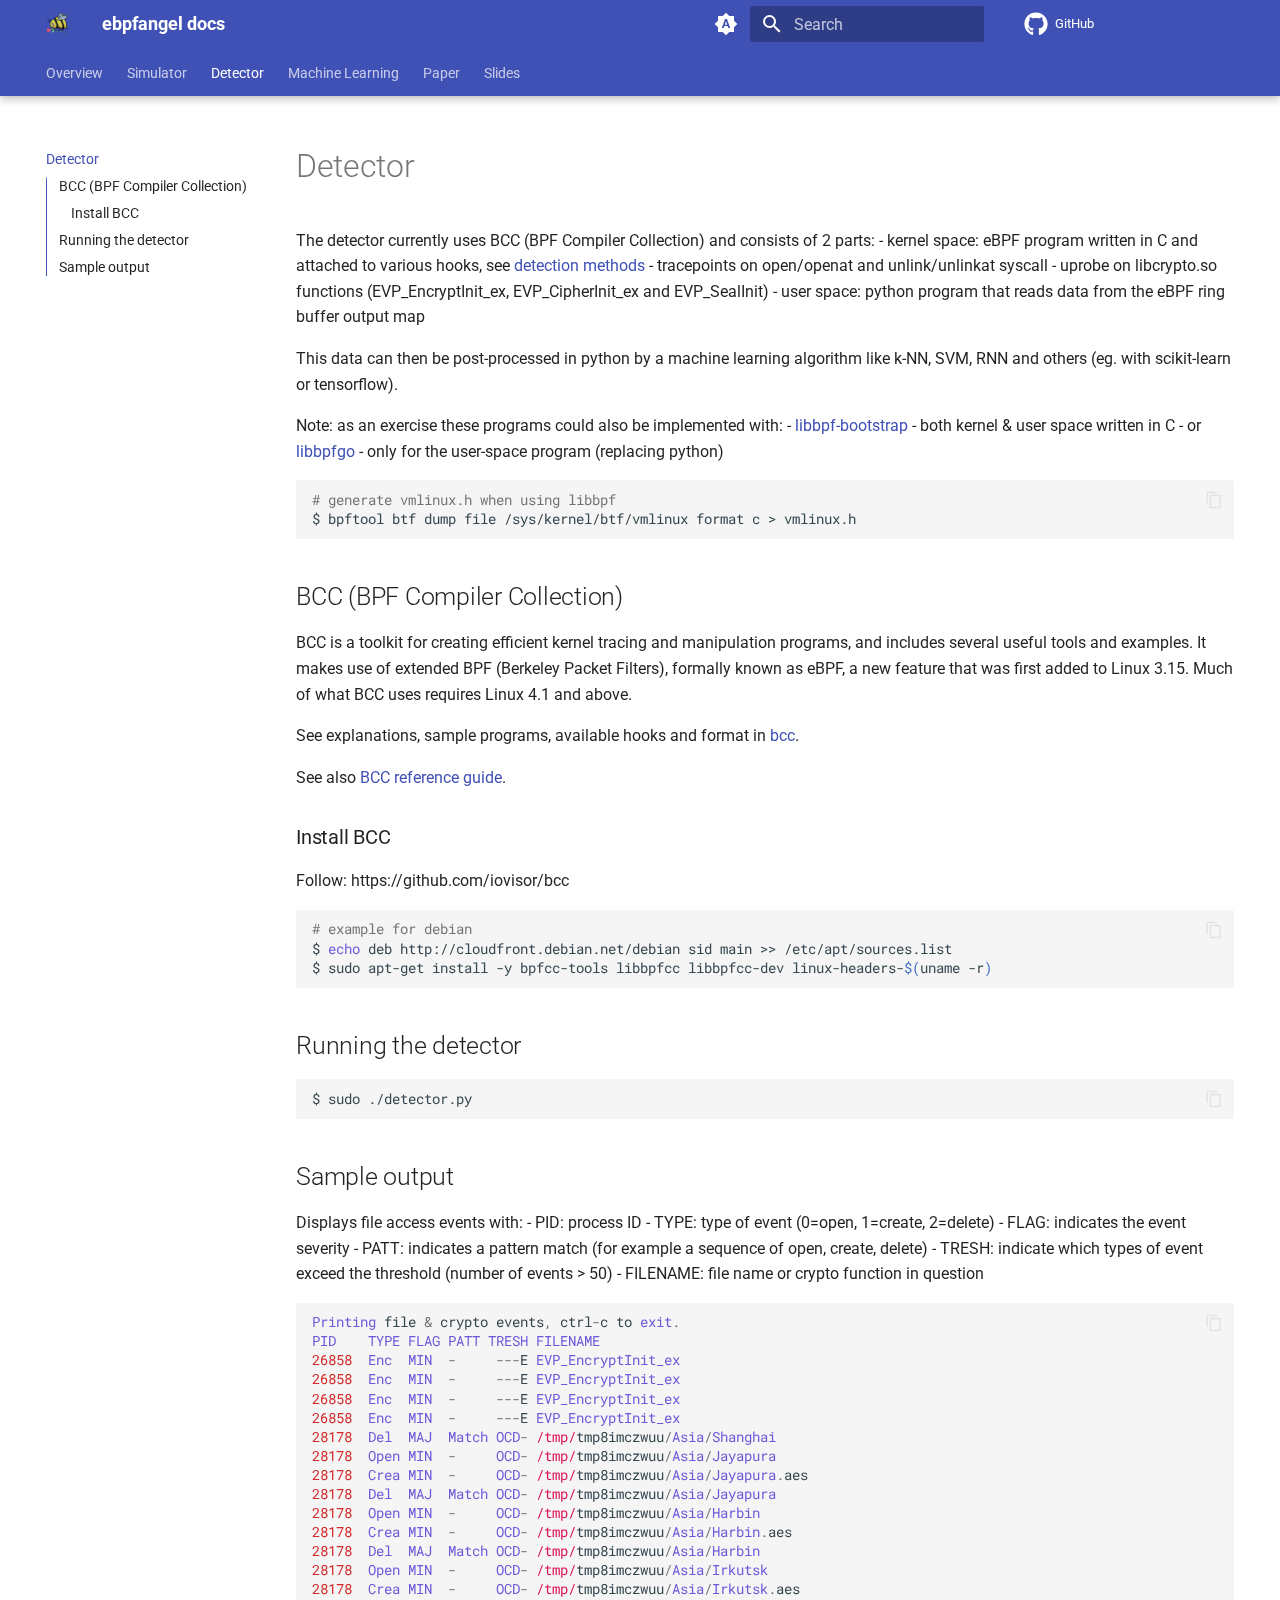
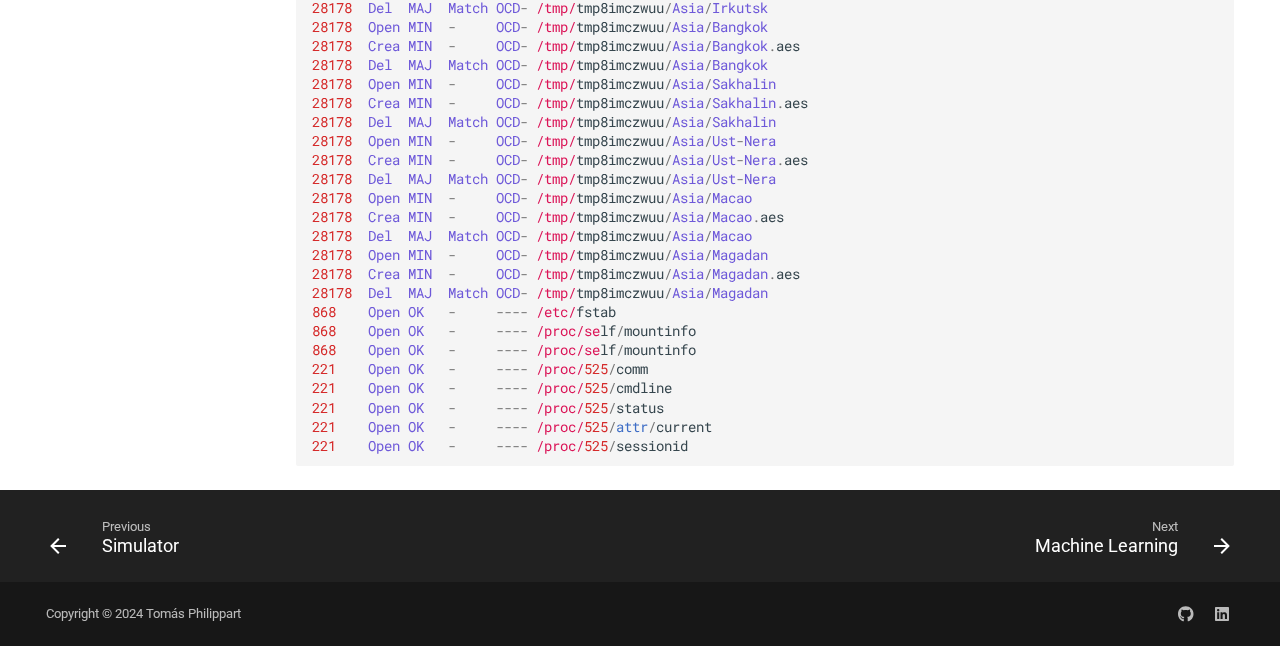
<file: detector/index.html>
<!doctype html>
<html lang="en" class="no-js">
  <head>
    
      <meta charset="utf-8">
      <meta name="viewport" content="width=device-width,initial-scale=1">
      
      
      
        <link rel="canonical" href="https://tomasphilippart.github.io/ebpfangel/detector/">
      
      
        <link rel="prev" href="../simulator/">
      
      
        <link rel="next" href="../machinelearning/">
      
      
      <link rel="icon" href="../assets/ebpfangel-bee-logo.png">
      <meta name="generator" content="mkdocs-1.6.1, mkdocs-material-9.5.46">
    
    
      
        <title>Detector - ebpfangel docs</title>
      
    
    
      <link rel="stylesheet" href="../assets/stylesheets/main.6f8fc17f.min.css">
      
        
        <link rel="stylesheet" href="../assets/stylesheets/palette.06af60db.min.css">
      
      


    
    
      
    
    
      
        
        
        <link rel="preconnect" href="https://fonts.gstatic.com" crossorigin>
        <link rel="stylesheet" href="https://fonts.googleapis.com/css?family=Roboto:300,300i,400,400i,700,700i%7CRoboto+Mono:400,400i,700,700i&display=fallback">
        <style>:root{--md-text-font:"Roboto";--md-code-font:"Roboto Mono"}</style>
      
    
    
      <link rel="stylesheet" href="../stylesheets/extra.css">
    
    <script>__md_scope=new URL("..",location),__md_hash=e=>[...e].reduce(((e,_)=>(e<<5)-e+_.charCodeAt(0)),0),__md_get=(e,_=localStorage,t=__md_scope)=>JSON.parse(_.getItem(t.pathname+"."+e)),__md_set=(e,_,t=localStorage,a=__md_scope)=>{try{t.setItem(a.pathname+"."+e,JSON.stringify(_))}catch(e){}}</script>
    
      

    
    
    
  </head>
  
  
    
    
      
    
    
    
    
    <body dir="ltr" data-md-color-scheme="custom" data-md-color-primary="indigo" data-md-color-accent="indigo">
  
    
    <input class="md-toggle" data-md-toggle="drawer" type="checkbox" id="__drawer" autocomplete="off">
    <input class="md-toggle" data-md-toggle="search" type="checkbox" id="__search" autocomplete="off">
    <label class="md-overlay" for="__drawer"></label>
    <div data-md-component="skip">
      
        
        <a href="#detector" class="md-skip">
          Skip to content
        </a>
      
    </div>
    <div data-md-component="announce">
      
    </div>
    
    
      

  

<header class="md-header md-header--shadow md-header--lifted" data-md-component="header">
  <nav class="md-header__inner md-grid" aria-label="Header">
    <a href=".." title="ebpfangel docs" class="md-header__button md-logo" aria-label="ebpfangel docs" data-md-component="logo">
      
  <img src="../assets/ebpfangel-bee-logo.png" alt="logo">

    </a>
    <label class="md-header__button md-icon" for="__drawer">
      
      <svg xmlns="http://www.w3.org/2000/svg" viewBox="0 0 24 24"><path d="M3 6h18v2H3zm0 5h18v2H3zm0 5h18v2H3z"/></svg>
    </label>
    <div class="md-header__title" data-md-component="header-title">
      <div class="md-header__ellipsis">
        <div class="md-header__topic">
          <span class="md-ellipsis">
            ebpfangel docs
          </span>
        </div>
        <div class="md-header__topic" data-md-component="header-topic">
          <span class="md-ellipsis">
            
              Detector
            
          </span>
        </div>
      </div>
    </div>
    
      
        <form class="md-header__option" data-md-component="palette">
  
    
    
    
    <input class="md-option" data-md-color-media="(prefers-color-scheme)" data-md-color-scheme="custom" data-md-color-primary="indigo" data-md-color-accent="indigo"  aria-label="Switch to auto mode"  type="radio" name="__palette" id="__palette_0">
    
      <label class="md-header__button md-icon" title="Switch to auto mode" for="__palette_1" hidden>
        <svg xmlns="http://www.w3.org/2000/svg" viewBox="0 0 24 24"><path d="m14.3 16-.7-2h-3.2l-.7 2H7.8L11 7h2l3.2 9zM20 8.69V4h-4.69L12 .69 8.69 4H4v4.69L.69 12 4 15.31V20h4.69L12 23.31 15.31 20H20v-4.69L23.31 12zm-9.15 3.96h2.3L12 9z"/></svg>
      </label>
    
  
    
    
    
    <input class="md-option" data-md-color-media="(prefers-color-scheme: light)" data-md-color-scheme="default" data-md-color-primary="indigo" data-md-color-accent="indigo"  aria-label="Switch to dark mode"  type="radio" name="__palette" id="__palette_1">
    
      <label class="md-header__button md-icon" title="Switch to dark mode" for="__palette_2" hidden>
        <svg xmlns="http://www.w3.org/2000/svg" viewBox="0 0 24 24"><path d="m17.75 4.09-2.53 1.94.91 3.06-2.63-1.81-2.63 1.81.91-3.06-2.53-1.94L12.44 4l1.06-3 1.06 3zm3.5 6.91-1.64 1.25.59 1.98-1.7-1.17-1.7 1.17.59-1.98L15.75 11l2.06-.05L18.5 9l.69 1.95zm-2.28 4.95c.83-.08 1.72 1.1 1.19 1.85-.32.45-.66.87-1.08 1.27C15.17 23 8.84 23 4.94 19.07c-3.91-3.9-3.91-10.24 0-14.14.4-.4.82-.76 1.27-1.08.75-.53 1.93.36 1.85 1.19-.27 2.86.69 5.83 2.89 8.02a9.96 9.96 0 0 0 8.02 2.89m-1.64 2.02a12.08 12.08 0 0 1-7.8-3.47c-2.17-2.19-3.33-5-3.49-7.82-2.81 3.14-2.7 7.96.31 10.98 3.02 3.01 7.84 3.12 10.98.31"/></svg>
      </label>
    
  
    
    
    
    <input class="md-option" data-md-color-media="(prefers-color-scheme: dark)" data-md-color-scheme="slate" data-md-color-primary="indigo" data-md-color-accent="indigo"  aria-label="Switch to light mode"  type="radio" name="__palette" id="__palette_2">
    
      <label class="md-header__button md-icon" title="Switch to light mode" for="__palette_0" hidden>
        <svg xmlns="http://www.w3.org/2000/svg" viewBox="0 0 24 24"><path d="M12 7a5 5 0 0 1 5 5 5 5 0 0 1-5 5 5 5 0 0 1-5-5 5 5 0 0 1 5-5m0 2a3 3 0 0 0-3 3 3 3 0 0 0 3 3 3 3 0 0 0 3-3 3 3 0 0 0-3-3m0-7 2.39 3.42C13.65 5.15 12.84 5 12 5s-1.65.15-2.39.42zM3.34 7l4.16-.35A7.2 7.2 0 0 0 5.94 8.5c-.44.74-.69 1.5-.83 2.29zm.02 10 1.76-3.77a7.131 7.131 0 0 0 2.38 4.14zM20.65 7l-1.77 3.79a7.02 7.02 0 0 0-2.38-4.15zm-.01 10-4.14.36c.59-.51 1.12-1.14 1.54-1.86.42-.73.69-1.5.83-2.29zM12 22l-2.41-3.44c.74.27 1.55.44 2.41.44.82 0 1.63-.17 2.37-.44z"/></svg>
      </label>
    
  
</form>
      
    
    
      <script>var palette=__md_get("__palette");if(palette&&palette.color){if("(prefers-color-scheme)"===palette.color.media){var media=matchMedia("(prefers-color-scheme: light)"),input=document.querySelector(media.matches?"[data-md-color-media='(prefers-color-scheme: light)']":"[data-md-color-media='(prefers-color-scheme: dark)']");palette.color.media=input.getAttribute("data-md-color-media"),palette.color.scheme=input.getAttribute("data-md-color-scheme"),palette.color.primary=input.getAttribute("data-md-color-primary"),palette.color.accent=input.getAttribute("data-md-color-accent")}for(var[key,value]of Object.entries(palette.color))document.body.setAttribute("data-md-color-"+key,value)}</script>
    
    
    
      <label class="md-header__button md-icon" for="__search">
        
        <svg xmlns="http://www.w3.org/2000/svg" viewBox="0 0 24 24"><path d="M9.5 3A6.5 6.5 0 0 1 16 9.5c0 1.61-.59 3.09-1.56 4.23l.27.27h.79l5 5-1.5 1.5-5-5v-.79l-.27-.27A6.52 6.52 0 0 1 9.5 16 6.5 6.5 0 0 1 3 9.5 6.5 6.5 0 0 1 9.5 3m0 2C7 5 5 7 5 9.5S7 14 9.5 14 14 12 14 9.5 12 5 9.5 5"/></svg>
      </label>
      <div class="md-search" data-md-component="search" role="dialog">
  <label class="md-search__overlay" for="__search"></label>
  <div class="md-search__inner" role="search">
    <form class="md-search__form" name="search">
      <input type="text" class="md-search__input" name="query" aria-label="Search" placeholder="Search" autocapitalize="off" autocorrect="off" autocomplete="off" spellcheck="false" data-md-component="search-query" required>
      <label class="md-search__icon md-icon" for="__search">
        
        <svg xmlns="http://www.w3.org/2000/svg" viewBox="0 0 24 24"><path d="M9.5 3A6.5 6.5 0 0 1 16 9.5c0 1.61-.59 3.09-1.56 4.23l.27.27h.79l5 5-1.5 1.5-5-5v-.79l-.27-.27A6.52 6.52 0 0 1 9.5 16 6.5 6.5 0 0 1 3 9.5 6.5 6.5 0 0 1 9.5 3m0 2C7 5 5 7 5 9.5S7 14 9.5 14 14 12 14 9.5 12 5 9.5 5"/></svg>
        
        <svg xmlns="http://www.w3.org/2000/svg" viewBox="0 0 24 24"><path d="M20 11v2H8l5.5 5.5-1.42 1.42L4.16 12l7.92-7.92L13.5 5.5 8 11z"/></svg>
      </label>
      <nav class="md-search__options" aria-label="Search">
        
        <button type="reset" class="md-search__icon md-icon" title="Clear" aria-label="Clear" tabindex="-1">
          
          <svg xmlns="http://www.w3.org/2000/svg" viewBox="0 0 24 24"><path d="M19 6.41 17.59 5 12 10.59 6.41 5 5 6.41 10.59 12 5 17.59 6.41 19 12 13.41 17.59 19 19 17.59 13.41 12z"/></svg>
        </button>
      </nav>
      
    </form>
    <div class="md-search__output">
      <div class="md-search__scrollwrap" tabindex="0" data-md-scrollfix>
        <div class="md-search-result" data-md-component="search-result">
          <div class="md-search-result__meta">
            Initializing search
          </div>
          <ol class="md-search-result__list" role="presentation"></ol>
        </div>
      </div>
    </div>
  </div>
</div>
    
    
      <div class="md-header__source">
        <a href="https://github.com/TomasPhilippart/ebpfangel" title="Go to repository" class="md-source" data-md-component="source">
  <div class="md-source__icon md-icon">
    
    <svg xmlns="http://www.w3.org/2000/svg" viewBox="0 0 496 512"><!--! Font Awesome Free 6.7.1 by @fontawesome - https://fontawesome.com License - https://fontawesome.com/license/free (Icons: CC BY 4.0, Fonts: SIL OFL 1.1, Code: MIT License) Copyright 2024 Fonticons, Inc.--><path d="M165.9 397.4c0 2-2.3 3.6-5.2 3.6-3.3.3-5.6-1.3-5.6-3.6 0-2 2.3-3.6 5.2-3.6 3-.3 5.6 1.3 5.6 3.6m-31.1-4.5c-.7 2 1.3 4.3 4.3 4.9 2.6 1 5.6 0 6.2-2s-1.3-4.3-4.3-5.2c-2.6-.7-5.5.3-6.2 2.3m44.2-1.7c-2.9.7-4.9 2.6-4.6 4.9.3 2 2.9 3.3 5.9 2.6 2.9-.7 4.9-2.6 4.6-4.6-.3-1.9-3-3.2-5.9-2.9M244.8 8C106.1 8 0 113.3 0 252c0 110.9 69.8 205.8 169.5 239.2 12.8 2.3 17.3-5.6 17.3-12.1 0-6.2-.3-40.4-.3-61.4 0 0-70 15-84.7-29.8 0 0-11.4-29.1-27.8-36.6 0 0-22.9-15.7 1.6-15.4 0 0 24.9 2 38.6 25.8 21.9 38.6 58.6 27.5 72.9 20.9 2.3-16 8.8-27.1 16-33.7-55.9-6.2-112.3-14.3-112.3-110.5 0-27.5 7.6-41.3 23.6-58.9-2.6-6.5-11.1-33.3 2.6-67.9 20.9-6.5 69 27 69 27 20-5.6 41.5-8.5 62.8-8.5s42.8 2.9 62.8 8.5c0 0 48.1-33.6 69-27 13.7 34.7 5.2 61.4 2.6 67.9 16 17.7 25.8 31.5 25.8 58.9 0 96.5-58.9 104.2-114.8 110.5 9.2 7.9 17 22.9 17 46.4 0 33.7-.3 75.4-.3 83.6 0 6.5 4.6 14.4 17.3 12.1C428.2 457.8 496 362.9 496 252 496 113.3 383.5 8 244.8 8M97.2 352.9c-1.3 1-1 3.3.7 5.2 1.6 1.6 3.9 2.3 5.2 1 1.3-1 1-3.3-.7-5.2-1.6-1.6-3.9-2.3-5.2-1m-10.8-8.1c-.7 1.3.3 2.9 2.3 3.9 1.6 1 3.6.7 4.3-.7.7-1.3-.3-2.9-2.3-3.9-2-.6-3.6-.3-4.3.7m32.4 35.6c-1.6 1.3-1 4.3 1.3 6.2 2.3 2.3 5.2 2.6 6.5 1 1.3-1.3.7-4.3-1.3-6.2-2.2-2.3-5.2-2.6-6.5-1m-11.4-14.7c-1.6 1-1.6 3.6 0 5.9s4.3 3.3 5.6 2.3c1.6-1.3 1.6-3.9 0-6.2-1.4-2.3-4-3.3-5.6-2"/></svg>
  </div>
  <div class="md-source__repository">
    GitHub
  </div>
</a>
      </div>
    
  </nav>
  
    
      
<nav class="md-tabs" aria-label="Tabs" data-md-component="tabs">
  <div class="md-grid">
    <ul class="md-tabs__list">
      
        
  
  
  
    <li class="md-tabs__item">
      <a href=".." class="md-tabs__link">
        
  
    
  
  Overview

      </a>
    </li>
  

      
        
  
  
  
    <li class="md-tabs__item">
      <a href="../simulator/" class="md-tabs__link">
        
  
    
  
  Simulator

      </a>
    </li>
  

      
        
  
  
    
  
  
    <li class="md-tabs__item md-tabs__item--active">
      <a href="./" class="md-tabs__link">
        
  
    
  
  Detector

      </a>
    </li>
  

      
        
  
  
  
    <li class="md-tabs__item">
      <a href="../machinelearning/" class="md-tabs__link">
        
  
    
  
  Machine Learning

      </a>
    </li>
  

      
        
  
  
  
    <li class="md-tabs__item">
      <a href="../paper/" class="md-tabs__link">
        
  
    
  
  Paper

      </a>
    </li>
  

      
        
  
  
  
    <li class="md-tabs__item">
      <a href="../slides/" class="md-tabs__link">
        
  
    
  
  Slides

      </a>
    </li>
  

      
    </ul>
  </div>
</nav>
    
  
</header>
    
    <div class="md-container" data-md-component="container">
      
      
        
      
      <main class="md-main" data-md-component="main">
        <div class="md-main__inner md-grid">
          
            
              
              <div class="md-sidebar md-sidebar--primary" data-md-component="sidebar" data-md-type="navigation" >
                <div class="md-sidebar__scrollwrap">
                  <div class="md-sidebar__inner">
                    


  


  

<nav class="md-nav md-nav--primary md-nav--lifted md-nav--integrated" aria-label="Navigation" data-md-level="0">
  <label class="md-nav__title" for="__drawer">
    <a href=".." title="ebpfangel docs" class="md-nav__button md-logo" aria-label="ebpfangel docs" data-md-component="logo">
      
  <img src="../assets/ebpfangel-bee-logo.png" alt="logo">

    </a>
    ebpfangel docs
  </label>
  
    <div class="md-nav__source">
      <a href="https://github.com/TomasPhilippart/ebpfangel" title="Go to repository" class="md-source" data-md-component="source">
  <div class="md-source__icon md-icon">
    
    <svg xmlns="http://www.w3.org/2000/svg" viewBox="0 0 496 512"><!--! Font Awesome Free 6.7.1 by @fontawesome - https://fontawesome.com License - https://fontawesome.com/license/free (Icons: CC BY 4.0, Fonts: SIL OFL 1.1, Code: MIT License) Copyright 2024 Fonticons, Inc.--><path d="M165.9 397.4c0 2-2.3 3.6-5.2 3.6-3.3.3-5.6-1.3-5.6-3.6 0-2 2.3-3.6 5.2-3.6 3-.3 5.6 1.3 5.6 3.6m-31.1-4.5c-.7 2 1.3 4.3 4.3 4.9 2.6 1 5.6 0 6.2-2s-1.3-4.3-4.3-5.2c-2.6-.7-5.5.3-6.2 2.3m44.2-1.7c-2.9.7-4.9 2.6-4.6 4.9.3 2 2.9 3.3 5.9 2.6 2.9-.7 4.9-2.6 4.6-4.6-.3-1.9-3-3.2-5.9-2.9M244.8 8C106.1 8 0 113.3 0 252c0 110.9 69.8 205.8 169.5 239.2 12.8 2.3 17.3-5.6 17.3-12.1 0-6.2-.3-40.4-.3-61.4 0 0-70 15-84.7-29.8 0 0-11.4-29.1-27.8-36.6 0 0-22.9-15.7 1.6-15.4 0 0 24.9 2 38.6 25.8 21.9 38.6 58.6 27.5 72.9 20.9 2.3-16 8.8-27.1 16-33.7-55.9-6.2-112.3-14.3-112.3-110.5 0-27.5 7.6-41.3 23.6-58.9-2.6-6.5-11.1-33.3 2.6-67.9 20.9-6.5 69 27 69 27 20-5.6 41.5-8.5 62.8-8.5s42.8 2.9 62.8 8.5c0 0 48.1-33.6 69-27 13.7 34.7 5.2 61.4 2.6 67.9 16 17.7 25.8 31.5 25.8 58.9 0 96.5-58.9 104.2-114.8 110.5 9.2 7.9 17 22.9 17 46.4 0 33.7-.3 75.4-.3 83.6 0 6.5 4.6 14.4 17.3 12.1C428.2 457.8 496 362.9 496 252 496 113.3 383.5 8 244.8 8M97.2 352.9c-1.3 1-1 3.3.7 5.2 1.6 1.6 3.9 2.3 5.2 1 1.3-1 1-3.3-.7-5.2-1.6-1.6-3.9-2.3-5.2-1m-10.8-8.1c-.7 1.3.3 2.9 2.3 3.9 1.6 1 3.6.7 4.3-.7.7-1.3-.3-2.9-2.3-3.9-2-.6-3.6-.3-4.3.7m32.4 35.6c-1.6 1.3-1 4.3 1.3 6.2 2.3 2.3 5.2 2.6 6.5 1 1.3-1.3.7-4.3-1.3-6.2-2.2-2.3-5.2-2.6-6.5-1m-11.4-14.7c-1.6 1-1.6 3.6 0 5.9s4.3 3.3 5.6 2.3c1.6-1.3 1.6-3.9 0-6.2-1.4-2.3-4-3.3-5.6-2"/></svg>
  </div>
  <div class="md-source__repository">
    GitHub
  </div>
</a>
    </div>
  
  <ul class="md-nav__list" data-md-scrollfix>
    
      
      
  
  
  
  
    <li class="md-nav__item">
      <a href=".." class="md-nav__link">
        
  
  <span class="md-ellipsis">
    Overview
  </span>
  

      </a>
    </li>
  

    
      
      
  
  
  
  
    <li class="md-nav__item">
      <a href="../simulator/" class="md-nav__link">
        
  
  <span class="md-ellipsis">
    Simulator
  </span>
  

      </a>
    </li>
  

    
      
      
  
  
    
  
  
  
    <li class="md-nav__item md-nav__item--active">
      
      <input class="md-nav__toggle md-toggle" type="checkbox" id="__toc">
      
      
        
      
      
        <label class="md-nav__link md-nav__link--active" for="__toc">
          
  
  <span class="md-ellipsis">
    Detector
  </span>
  

          <span class="md-nav__icon md-icon"></span>
        </label>
      
      <a href="./" class="md-nav__link md-nav__link--active">
        
  
  <span class="md-ellipsis">
    Detector
  </span>
  

      </a>
      
        

<nav class="md-nav md-nav--secondary" aria-label="Table of contents">
  
  
  
    
  
  
    <label class="md-nav__title" for="__toc">
      <span class="md-nav__icon md-icon"></span>
      Table of contents
    </label>
    <ul class="md-nav__list" data-md-component="toc" data-md-scrollfix>
      
        <li class="md-nav__item">
  <a href="#bcc-bpf-compiler-collection" class="md-nav__link">
    <span class="md-ellipsis">
      BCC (BPF Compiler Collection)
    </span>
  </a>
  
    <nav class="md-nav" aria-label="BCC (BPF Compiler Collection)">
      <ul class="md-nav__list">
        
          <li class="md-nav__item">
  <a href="#install-bcc" class="md-nav__link">
    <span class="md-ellipsis">
      Install BCC
    </span>
  </a>
  
</li>
        
      </ul>
    </nav>
  
</li>
      
        <li class="md-nav__item">
  <a href="#running-the-detector" class="md-nav__link">
    <span class="md-ellipsis">
      Running the detector
    </span>
  </a>
  
</li>
      
        <li class="md-nav__item">
  <a href="#sample-output" class="md-nav__link">
    <span class="md-ellipsis">
      Sample output
    </span>
  </a>
  
</li>
      
    </ul>
  
</nav>
      
    </li>
  

    
      
      
  
  
  
  
    <li class="md-nav__item">
      <a href="../machinelearning/" class="md-nav__link">
        
  
  <span class="md-ellipsis">
    Machine Learning
  </span>
  

      </a>
    </li>
  

    
      
      
  
  
  
  
    <li class="md-nav__item">
      <a href="../paper/" class="md-nav__link">
        
  
  <span class="md-ellipsis">
    Paper
  </span>
  

      </a>
    </li>
  

    
      
      
  
  
  
  
    <li class="md-nav__item">
      <a href="../slides/" class="md-nav__link">
        
  
  <span class="md-ellipsis">
    Slides
  </span>
  

      </a>
    </li>
  

    
  </ul>
</nav>
                  </div>
                </div>
              </div>
            
            
          
          
            <div class="md-content" data-md-component="content">
              <article class="md-content__inner md-typeset">
                
                  

  
  


<div><h1 id="detector">Detector</h1>
<p>The detector currently uses BCC (BPF Compiler Collection) and consists of 2 parts:
- kernel space: eBPF program written in C and attached to various hooks, see <a href="overview.md#detection-methods">detection methods</a>
    - tracepoints on open/openat and unlink/unlinkat syscall
    - uprobe on libcrypto.so functions (EVP_EncryptInit_ex, EVP_CipherInit_ex and EVP_SealInit)
- user space: python program that reads data from the eBPF ring buffer output map</p>
<p>This data can then be post-processed in python by a machine learning algorithm like k-NN, SVM, RNN and others (eg. with scikit-learn or tensorflow).</p>
<p>Note: as an exercise these programs could also be implemented with:
- <a href="https://github.com/libbpf/libbpf-bootstrap">libbpf-bootstrap</a> - both kernel &amp; user space written in C
- or <a href="https://github.com/aquasecurity/libbpfgo">libbpfgo</a> - only for the user-space program (replacing python)</p>
<div class="language-shell highlight"><pre><span></span><code><span id="__span-0-1"><a id="__codelineno-0-1" name="__codelineno-0-1" href="#__codelineno-0-1"></a><span class="c1"># generate vmlinux.h when using libbpf</span>
</span><span id="__span-0-2"><a id="__codelineno-0-2" name="__codelineno-0-2" href="#__codelineno-0-2"></a>$<span class="w"> </span>bpftool<span class="w"> </span>btf<span class="w"> </span>dump<span class="w"> </span>file<span class="w"> </span>/sys/kernel/btf/vmlinux<span class="w"> </span>format<span class="w"> </span>c<span class="w"> </span>&gt;<span class="w"> </span>vmlinux.h
</span></code></pre></div>
<h2 id="bcc-bpf-compiler-collection">BCC (BPF Compiler Collection)</h2>
<p>BCC is a toolkit for creating efficient kernel tracing and manipulation programs, and includes several useful tools and examples. It makes use of extended BPF (Berkeley Packet Filters), formally known as eBPF, a new feature that was first added to Linux 3.15. Much of what BCC uses requires Linux 4.1 and above.</p>
<p>See explanations, sample programs, available hooks and format in <a href="https://github.com/iovisor/bcc/blob/master/README.md">bcc</a>.</p>
<p>See also <a href="https://github.com/iovisor/bcc/blob/master/docs/reference_guide.md">BCC reference guide</a>.</p>
<h3 id="install-bcc">Install BCC</h3>
<p>Follow: https://github.com/iovisor/bcc</p>
<div class="language-bash highlight"><pre><span></span><code><span id="__span-1-1"><a id="__codelineno-1-1" name="__codelineno-1-1" href="#__codelineno-1-1"></a><span class="c1"># example for debian</span>
</span><span id="__span-1-2"><a id="__codelineno-1-2" name="__codelineno-1-2" href="#__codelineno-1-2"></a>$<span class="w"> </span><span class="nb">echo</span><span class="w"> </span>deb<span class="w"> </span>http://cloudfront.debian.net/debian<span class="w"> </span>sid<span class="w"> </span>main<span class="w"> </span>&gt;&gt;<span class="w"> </span>/etc/apt/sources.list
</span><span id="__span-1-3"><a id="__codelineno-1-3" name="__codelineno-1-3" href="#__codelineno-1-3"></a>$<span class="w"> </span>sudo<span class="w"> </span>apt-get<span class="w"> </span>install<span class="w"> </span>-y<span class="w"> </span>bpfcc-tools<span class="w"> </span>libbpfcc<span class="w"> </span>libbpfcc-dev<span class="w"> </span>linux-headers-<span class="k">$(</span>uname<span class="w"> </span>-r<span class="k">)</span>
</span></code></pre></div>
<h2 id="running-the-detector">Running the detector</h2>
<div class="language-shell highlight"><pre><span></span><code><span id="__span-2-1"><a id="__codelineno-2-1" name="__codelineno-2-1" href="#__codelineno-2-1"></a>$<span class="w"> </span>sudo<span class="w"> </span>./detector.py
</span></code></pre></div>
<h2 id="sample-output">Sample output</h2>
<p>Displays file access events with:
- PID: process ID
- TYPE: type of event (0=open, 1=create, 2=delete)
- FLAG: indicates the event severity
- PATT: indicates a pattern match (for example a sequence of open, create, delete)
- TRESH: indicate which types of event exceed the threshold (number of events &gt; 50)
- FILENAME: file name or crypto function in question</p>
<div class="language-rb highlight"><pre><span></span><code><span id="__span-3-1"><a id="__codelineno-3-1" name="__codelineno-3-1" href="#__codelineno-3-1"></a><span class="no">Printing</span><span class="w"> </span><span class="n">file</span><span class="w"> </span><span class="o">&amp;</span><span class="w"> </span><span class="n">crypto</span><span class="w"> </span><span class="n">events</span><span class="p">,</span><span class="w"> </span><span class="n">ctrl</span><span class="o">-</span><span class="n">c</span><span class="w"> </span><span class="n">to</span><span class="w"> </span><span class="nb">exit</span><span class="o">.</span>
</span><span id="__span-3-2"><a id="__codelineno-3-2" name="__codelineno-3-2" href="#__codelineno-3-2"></a><span class="no">PID</span><span class="w">    </span><span class="no">TYPE</span><span class="w"> </span><span class="no">FLAG</span><span class="w"> </span><span class="no">PATT</span><span class="w"> </span><span class="no">TRESH</span><span class="w"> </span><span class="no">FILENAME</span>
</span><span id="__span-3-3"><a id="__codelineno-3-3" name="__codelineno-3-3" href="#__codelineno-3-3"></a><span class="mi">26858</span><span class="w">  </span><span class="no">Enc</span><span class="w">  </span><span class="no">MIN</span><span class="w">  </span><span class="o">-</span><span class="w">     </span><span class="o">---</span><span class="n">E</span><span class="w"> </span><span class="no">EVP_EncryptInit_ex</span>
</span><span id="__span-3-4"><a id="__codelineno-3-4" name="__codelineno-3-4" href="#__codelineno-3-4"></a><span class="mi">26858</span><span class="w">  </span><span class="no">Enc</span><span class="w">  </span><span class="no">MIN</span><span class="w">  </span><span class="o">-</span><span class="w">     </span><span class="o">---</span><span class="n">E</span><span class="w"> </span><span class="no">EVP_EncryptInit_ex</span>
</span><span id="__span-3-5"><a id="__codelineno-3-5" name="__codelineno-3-5" href="#__codelineno-3-5"></a><span class="mi">26858</span><span class="w">  </span><span class="no">Enc</span><span class="w">  </span><span class="no">MIN</span><span class="w">  </span><span class="o">-</span><span class="w">     </span><span class="o">---</span><span class="n">E</span><span class="w"> </span><span class="no">EVP_EncryptInit_ex</span>
</span><span id="__span-3-6"><a id="__codelineno-3-6" name="__codelineno-3-6" href="#__codelineno-3-6"></a><span class="mi">26858</span><span class="w">  </span><span class="no">Enc</span><span class="w">  </span><span class="no">MIN</span><span class="w">  </span><span class="o">-</span><span class="w">     </span><span class="o">---</span><span class="n">E</span><span class="w"> </span><span class="no">EVP_EncryptInit_ex</span>
</span><span id="__span-3-7"><a id="__codelineno-3-7" name="__codelineno-3-7" href="#__codelineno-3-7"></a><span class="mi">28178</span><span class="w">  </span><span class="no">Del</span><span class="w">  </span><span class="no">MAJ</span><span class="w">  </span><span class="no">Match</span><span class="w"> </span><span class="no">OCD</span><span class="o">-</span><span class="w"> </span><span class="sr">/tmp/</span><span class="n">tmp8imczwuu</span><span class="o">/</span><span class="no">Asia</span><span class="o">/</span><span class="no">Shanghai</span>
</span><span id="__span-3-8"><a id="__codelineno-3-8" name="__codelineno-3-8" href="#__codelineno-3-8"></a><span class="mi">28178</span><span class="w">  </span><span class="no">Open</span><span class="w"> </span><span class="no">MIN</span><span class="w">  </span><span class="o">-</span><span class="w">     </span><span class="no">OCD</span><span class="o">-</span><span class="w"> </span><span class="sr">/tmp/</span><span class="n">tmp8imczwuu</span><span class="o">/</span><span class="no">Asia</span><span class="o">/</span><span class="no">Jayapura</span>
</span><span id="__span-3-9"><a id="__codelineno-3-9" name="__codelineno-3-9" href="#__codelineno-3-9"></a><span class="mi">28178</span><span class="w">  </span><span class="no">Crea</span><span class="w"> </span><span class="no">MIN</span><span class="w">  </span><span class="o">-</span><span class="w">     </span><span class="no">OCD</span><span class="o">-</span><span class="w"> </span><span class="sr">/tmp/</span><span class="n">tmp8imczwuu</span><span class="o">/</span><span class="no">Asia</span><span class="o">/</span><span class="no">Jayapura</span><span class="o">.</span><span class="n">aes</span>
</span><span id="__span-3-10"><a id="__codelineno-3-10" name="__codelineno-3-10" href="#__codelineno-3-10"></a><span class="mi">28178</span><span class="w">  </span><span class="no">Del</span><span class="w">  </span><span class="no">MAJ</span><span class="w">  </span><span class="no">Match</span><span class="w"> </span><span class="no">OCD</span><span class="o">-</span><span class="w"> </span><span class="sr">/tmp/</span><span class="n">tmp8imczwuu</span><span class="o">/</span><span class="no">Asia</span><span class="o">/</span><span class="no">Jayapura</span>
</span><span id="__span-3-11"><a id="__codelineno-3-11" name="__codelineno-3-11" href="#__codelineno-3-11"></a><span class="mi">28178</span><span class="w">  </span><span class="no">Open</span><span class="w"> </span><span class="no">MIN</span><span class="w">  </span><span class="o">-</span><span class="w">     </span><span class="no">OCD</span><span class="o">-</span><span class="w"> </span><span class="sr">/tmp/</span><span class="n">tmp8imczwuu</span><span class="o">/</span><span class="no">Asia</span><span class="o">/</span><span class="no">Harbin</span>
</span><span id="__span-3-12"><a id="__codelineno-3-12" name="__codelineno-3-12" href="#__codelineno-3-12"></a><span class="mi">28178</span><span class="w">  </span><span class="no">Crea</span><span class="w"> </span><span class="no">MIN</span><span class="w">  </span><span class="o">-</span><span class="w">     </span><span class="no">OCD</span><span class="o">-</span><span class="w"> </span><span class="sr">/tmp/</span><span class="n">tmp8imczwuu</span><span class="o">/</span><span class="no">Asia</span><span class="o">/</span><span class="no">Harbin</span><span class="o">.</span><span class="n">aes</span>
</span><span id="__span-3-13"><a id="__codelineno-3-13" name="__codelineno-3-13" href="#__codelineno-3-13"></a><span class="mi">28178</span><span class="w">  </span><span class="no">Del</span><span class="w">  </span><span class="no">MAJ</span><span class="w">  </span><span class="no">Match</span><span class="w"> </span><span class="no">OCD</span><span class="o">-</span><span class="w"> </span><span class="sr">/tmp/</span><span class="n">tmp8imczwuu</span><span class="o">/</span><span class="no">Asia</span><span class="o">/</span><span class="no">Harbin</span>
</span><span id="__span-3-14"><a id="__codelineno-3-14" name="__codelineno-3-14" href="#__codelineno-3-14"></a><span class="mi">28178</span><span class="w">  </span><span class="no">Open</span><span class="w"> </span><span class="no">MIN</span><span class="w">  </span><span class="o">-</span><span class="w">     </span><span class="no">OCD</span><span class="o">-</span><span class="w"> </span><span class="sr">/tmp/</span><span class="n">tmp8imczwuu</span><span class="o">/</span><span class="no">Asia</span><span class="o">/</span><span class="no">Irkutsk</span>
</span><span id="__span-3-15"><a id="__codelineno-3-15" name="__codelineno-3-15" href="#__codelineno-3-15"></a><span class="mi">28178</span><span class="w">  </span><span class="no">Crea</span><span class="w"> </span><span class="no">MIN</span><span class="w">  </span><span class="o">-</span><span class="w">     </span><span class="no">OCD</span><span class="o">-</span><span class="w"> </span><span class="sr">/tmp/</span><span class="n">tmp8imczwuu</span><span class="o">/</span><span class="no">Asia</span><span class="o">/</span><span class="no">Irkutsk</span><span class="o">.</span><span class="n">aes</span>
</span><span id="__span-3-16"><a id="__codelineno-3-16" name="__codelineno-3-16" href="#__codelineno-3-16"></a><span class="mi">28178</span><span class="w">  </span><span class="no">Del</span><span class="w">  </span><span class="no">MAJ</span><span class="w">  </span><span class="no">Match</span><span class="w"> </span><span class="no">OCD</span><span class="o">-</span><span class="w"> </span><span class="sr">/tmp/</span><span class="n">tmp8imczwuu</span><span class="o">/</span><span class="no">Asia</span><span class="o">/</span><span class="no">Irkutsk</span>
</span><span id="__span-3-17"><a id="__codelineno-3-17" name="__codelineno-3-17" href="#__codelineno-3-17"></a><span class="mi">28178</span><span class="w">  </span><span class="no">Open</span><span class="w"> </span><span class="no">MIN</span><span class="w">  </span><span class="o">-</span><span class="w">     </span><span class="no">OCD</span><span class="o">-</span><span class="w"> </span><span class="sr">/tmp/</span><span class="n">tmp8imczwuu</span><span class="o">/</span><span class="no">Asia</span><span class="o">/</span><span class="no">Bangkok</span>
</span><span id="__span-3-18"><a id="__codelineno-3-18" name="__codelineno-3-18" href="#__codelineno-3-18"></a><span class="mi">28178</span><span class="w">  </span><span class="no">Crea</span><span class="w"> </span><span class="no">MIN</span><span class="w">  </span><span class="o">-</span><span class="w">     </span><span class="no">OCD</span><span class="o">-</span><span class="w"> </span><span class="sr">/tmp/</span><span class="n">tmp8imczwuu</span><span class="o">/</span><span class="no">Asia</span><span class="o">/</span><span class="no">Bangkok</span><span class="o">.</span><span class="n">aes</span>
</span><span id="__span-3-19"><a id="__codelineno-3-19" name="__codelineno-3-19" href="#__codelineno-3-19"></a><span class="mi">28178</span><span class="w">  </span><span class="no">Del</span><span class="w">  </span><span class="no">MAJ</span><span class="w">  </span><span class="no">Match</span><span class="w"> </span><span class="no">OCD</span><span class="o">-</span><span class="w"> </span><span class="sr">/tmp/</span><span class="n">tmp8imczwuu</span><span class="o">/</span><span class="no">Asia</span><span class="o">/</span><span class="no">Bangkok</span>
</span><span id="__span-3-20"><a id="__codelineno-3-20" name="__codelineno-3-20" href="#__codelineno-3-20"></a><span class="mi">28178</span><span class="w">  </span><span class="no">Open</span><span class="w"> </span><span class="no">MIN</span><span class="w">  </span><span class="o">-</span><span class="w">     </span><span class="no">OCD</span><span class="o">-</span><span class="w"> </span><span class="sr">/tmp/</span><span class="n">tmp8imczwuu</span><span class="o">/</span><span class="no">Asia</span><span class="o">/</span><span class="no">Sakhalin</span>
</span><span id="__span-3-21"><a id="__codelineno-3-21" name="__codelineno-3-21" href="#__codelineno-3-21"></a><span class="mi">28178</span><span class="w">  </span><span class="no">Crea</span><span class="w"> </span><span class="no">MIN</span><span class="w">  </span><span class="o">-</span><span class="w">     </span><span class="no">OCD</span><span class="o">-</span><span class="w"> </span><span class="sr">/tmp/</span><span class="n">tmp8imczwuu</span><span class="o">/</span><span class="no">Asia</span><span class="o">/</span><span class="no">Sakhalin</span><span class="o">.</span><span class="n">aes</span>
</span><span id="__span-3-22"><a id="__codelineno-3-22" name="__codelineno-3-22" href="#__codelineno-3-22"></a><span class="mi">28178</span><span class="w">  </span><span class="no">Del</span><span class="w">  </span><span class="no">MAJ</span><span class="w">  </span><span class="no">Match</span><span class="w"> </span><span class="no">OCD</span><span class="o">-</span><span class="w"> </span><span class="sr">/tmp/</span><span class="n">tmp8imczwuu</span><span class="o">/</span><span class="no">Asia</span><span class="o">/</span><span class="no">Sakhalin</span>
</span><span id="__span-3-23"><a id="__codelineno-3-23" name="__codelineno-3-23" href="#__codelineno-3-23"></a><span class="mi">28178</span><span class="w">  </span><span class="no">Open</span><span class="w"> </span><span class="no">MIN</span><span class="w">  </span><span class="o">-</span><span class="w">     </span><span class="no">OCD</span><span class="o">-</span><span class="w"> </span><span class="sr">/tmp/</span><span class="n">tmp8imczwuu</span><span class="o">/</span><span class="no">Asia</span><span class="o">/</span><span class="no">Ust</span><span class="o">-</span><span class="no">Nera</span>
</span><span id="__span-3-24"><a id="__codelineno-3-24" name="__codelineno-3-24" href="#__codelineno-3-24"></a><span class="mi">28178</span><span class="w">  </span><span class="no">Crea</span><span class="w"> </span><span class="no">MIN</span><span class="w">  </span><span class="o">-</span><span class="w">     </span><span class="no">OCD</span><span class="o">-</span><span class="w"> </span><span class="sr">/tmp/</span><span class="n">tmp8imczwuu</span><span class="o">/</span><span class="no">Asia</span><span class="o">/</span><span class="no">Ust</span><span class="o">-</span><span class="no">Nera</span><span class="o">.</span><span class="n">aes</span>
</span><span id="__span-3-25"><a id="__codelineno-3-25" name="__codelineno-3-25" href="#__codelineno-3-25"></a><span class="mi">28178</span><span class="w">  </span><span class="no">Del</span><span class="w">  </span><span class="no">MAJ</span><span class="w">  </span><span class="no">Match</span><span class="w"> </span><span class="no">OCD</span><span class="o">-</span><span class="w"> </span><span class="sr">/tmp/</span><span class="n">tmp8imczwuu</span><span class="o">/</span><span class="no">Asia</span><span class="o">/</span><span class="no">Ust</span><span class="o">-</span><span class="no">Nera</span>
</span><span id="__span-3-26"><a id="__codelineno-3-26" name="__codelineno-3-26" href="#__codelineno-3-26"></a><span class="mi">28178</span><span class="w">  </span><span class="no">Open</span><span class="w"> </span><span class="no">MIN</span><span class="w">  </span><span class="o">-</span><span class="w">     </span><span class="no">OCD</span><span class="o">-</span><span class="w"> </span><span class="sr">/tmp/</span><span class="n">tmp8imczwuu</span><span class="o">/</span><span class="no">Asia</span><span class="o">/</span><span class="no">Macao</span>
</span><span id="__span-3-27"><a id="__codelineno-3-27" name="__codelineno-3-27" href="#__codelineno-3-27"></a><span class="mi">28178</span><span class="w">  </span><span class="no">Crea</span><span class="w"> </span><span class="no">MIN</span><span class="w">  </span><span class="o">-</span><span class="w">     </span><span class="no">OCD</span><span class="o">-</span><span class="w"> </span><span class="sr">/tmp/</span><span class="n">tmp8imczwuu</span><span class="o">/</span><span class="no">Asia</span><span class="o">/</span><span class="no">Macao</span><span class="o">.</span><span class="n">aes</span>
</span><span id="__span-3-28"><a id="__codelineno-3-28" name="__codelineno-3-28" href="#__codelineno-3-28"></a><span class="mi">28178</span><span class="w">  </span><span class="no">Del</span><span class="w">  </span><span class="no">MAJ</span><span class="w">  </span><span class="no">Match</span><span class="w"> </span><span class="no">OCD</span><span class="o">-</span><span class="w"> </span><span class="sr">/tmp/</span><span class="n">tmp8imczwuu</span><span class="o">/</span><span class="no">Asia</span><span class="o">/</span><span class="no">Macao</span>
</span><span id="__span-3-29"><a id="__codelineno-3-29" name="__codelineno-3-29" href="#__codelineno-3-29"></a><span class="mi">28178</span><span class="w">  </span><span class="no">Open</span><span class="w"> </span><span class="no">MIN</span><span class="w">  </span><span class="o">-</span><span class="w">     </span><span class="no">OCD</span><span class="o">-</span><span class="w"> </span><span class="sr">/tmp/</span><span class="n">tmp8imczwuu</span><span class="o">/</span><span class="no">Asia</span><span class="o">/</span><span class="no">Magadan</span>
</span><span id="__span-3-30"><a id="__codelineno-3-30" name="__codelineno-3-30" href="#__codelineno-3-30"></a><span class="mi">28178</span><span class="w">  </span><span class="no">Crea</span><span class="w"> </span><span class="no">MIN</span><span class="w">  </span><span class="o">-</span><span class="w">     </span><span class="no">OCD</span><span class="o">-</span><span class="w"> </span><span class="sr">/tmp/</span><span class="n">tmp8imczwuu</span><span class="o">/</span><span class="no">Asia</span><span class="o">/</span><span class="no">Magadan</span><span class="o">.</span><span class="n">aes</span>
</span><span id="__span-3-31"><a id="__codelineno-3-31" name="__codelineno-3-31" href="#__codelineno-3-31"></a><span class="mi">28178</span><span class="w">  </span><span class="no">Del</span><span class="w">  </span><span class="no">MAJ</span><span class="w">  </span><span class="no">Match</span><span class="w"> </span><span class="no">OCD</span><span class="o">-</span><span class="w"> </span><span class="sr">/tmp/</span><span class="n">tmp8imczwuu</span><span class="o">/</span><span class="no">Asia</span><span class="o">/</span><span class="no">Magadan</span>
</span><span id="__span-3-32"><a id="__codelineno-3-32" name="__codelineno-3-32" href="#__codelineno-3-32"></a><span class="mi">868</span><span class="w">    </span><span class="no">Open</span><span class="w"> </span><span class="no">OK</span><span class="w">   </span><span class="o">-</span><span class="w">     </span><span class="o">----</span><span class="w"> </span><span class="sr">/etc/</span><span class="n">fstab</span>
</span><span id="__span-3-33"><a id="__codelineno-3-33" name="__codelineno-3-33" href="#__codelineno-3-33"></a><span class="mi">868</span><span class="w">    </span><span class="no">Open</span><span class="w"> </span><span class="no">OK</span><span class="w">   </span><span class="o">-</span><span class="w">     </span><span class="o">----</span><span class="w"> </span><span class="sr">/proc/se</span><span class="n">lf</span><span class="o">/</span><span class="n">mountinfo</span>
</span><span id="__span-3-34"><a id="__codelineno-3-34" name="__codelineno-3-34" href="#__codelineno-3-34"></a><span class="mi">868</span><span class="w">    </span><span class="no">Open</span><span class="w"> </span><span class="no">OK</span><span class="w">   </span><span class="o">-</span><span class="w">     </span><span class="o">----</span><span class="w"> </span><span class="sr">/proc/se</span><span class="n">lf</span><span class="o">/</span><span class="n">mountinfo</span>
</span><span id="__span-3-35"><a id="__codelineno-3-35" name="__codelineno-3-35" href="#__codelineno-3-35"></a><span class="mi">221</span><span class="w">    </span><span class="no">Open</span><span class="w"> </span><span class="no">OK</span><span class="w">   </span><span class="o">-</span><span class="w">     </span><span class="o">----</span><span class="w"> </span><span class="sr">/proc/</span><span class="mi">525</span><span class="o">/</span><span class="n">comm</span>
</span><span id="__span-3-36"><a id="__codelineno-3-36" name="__codelineno-3-36" href="#__codelineno-3-36"></a><span class="mi">221</span><span class="w">    </span><span class="no">Open</span><span class="w"> </span><span class="no">OK</span><span class="w">   </span><span class="o">-</span><span class="w">     </span><span class="o">----</span><span class="w"> </span><span class="sr">/proc/</span><span class="mi">525</span><span class="o">/</span><span class="n">cmdline</span>
</span><span id="__span-3-37"><a id="__codelineno-3-37" name="__codelineno-3-37" href="#__codelineno-3-37"></a><span class="mi">221</span><span class="w">    </span><span class="no">Open</span><span class="w"> </span><span class="no">OK</span><span class="w">   </span><span class="o">-</span><span class="w">     </span><span class="o">----</span><span class="w"> </span><span class="sr">/proc/</span><span class="mi">525</span><span class="o">/</span><span class="n">status</span>
</span><span id="__span-3-38"><a id="__codelineno-3-38" name="__codelineno-3-38" href="#__codelineno-3-38"></a><span class="mi">221</span><span class="w">    </span><span class="no">Open</span><span class="w"> </span><span class="no">OK</span><span class="w">   </span><span class="o">-</span><span class="w">     </span><span class="o">----</span><span class="w"> </span><span class="sr">/proc/</span><span class="mi">525</span><span class="o">/</span><span class="kp">attr</span><span class="o">/</span><span class="n">current</span>
</span><span id="__span-3-39"><a id="__codelineno-3-39" name="__codelineno-3-39" href="#__codelineno-3-39"></a><span class="mi">221</span><span class="w">    </span><span class="no">Open</span><span class="w"> </span><span class="no">OK</span><span class="w">   </span><span class="o">-</span><span class="w">     </span><span class="o">----</span><span class="w"> </span><span class="sr">/proc/</span><span class="mi">525</span><span class="o">/</span><span class="n">sessionid</span>
</span></code></pre></div></div>












                
              </article>
            </div>
          
          
<script>var target=document.getElementById(location.hash.slice(1));target&&target.name&&(target.checked=target.name.startsWith("__tabbed_"))</script>
        </div>
        
          <button type="button" class="md-top md-icon" data-md-component="top" hidden>
  
  <svg xmlns="http://www.w3.org/2000/svg" viewBox="0 0 24 24"><path d="M13 20h-2V8l-5.5 5.5-1.42-1.42L12 4.16l7.92 7.92-1.42 1.42L13 8z"/></svg>
  Back to top
</button>
        
      </main>
      
        <footer class="md-footer">
  
    
      
      <nav class="md-footer__inner md-grid" aria-label="Footer" >
        
          
          <a href="../simulator/" class="md-footer__link md-footer__link--prev" aria-label="Previous: Simulator">
            <div class="md-footer__button md-icon">
              
              <svg xmlns="http://www.w3.org/2000/svg" viewBox="0 0 24 24"><path d="M20 11v2H8l5.5 5.5-1.42 1.42L4.16 12l7.92-7.92L13.5 5.5 8 11z"/></svg>
            </div>
            <div class="md-footer__title">
              <span class="md-footer__direction">
                Previous
              </span>
              <div class="md-ellipsis">
                Simulator
              </div>
            </div>
          </a>
        
        
          
          <a href="../machinelearning/" class="md-footer__link md-footer__link--next" aria-label="Next: Machine Learning">
            <div class="md-footer__title">
              <span class="md-footer__direction">
                Next
              </span>
              <div class="md-ellipsis">
                Machine Learning
              </div>
            </div>
            <div class="md-footer__button md-icon">
              
              <svg xmlns="http://www.w3.org/2000/svg" viewBox="0 0 24 24"><path d="M4 11v2h12l-5.5 5.5 1.42 1.42L19.84 12l-7.92-7.92L10.5 5.5 16 11z"/></svg>
            </div>
          </a>
        
      </nav>
    
  
  <div class="md-footer-meta md-typeset">
    <div class="md-footer-meta__inner md-grid">
      <div class="md-copyright">
  
    <div class="md-copyright__highlight">
      Copyright &copy; 2024 Tomás Philippart
    </div>
  
  
</div>
      
        <div class="md-social">
  
    
    
    
    
      
      
    
    <a href="https://github.com/TomasPhilippart" target="_blank" rel="noopener" title="github.com" class="md-social__link">
      <svg xmlns="http://www.w3.org/2000/svg" viewBox="0 0 496 512"><!--! Font Awesome Free 6.7.1 by @fontawesome - https://fontawesome.com License - https://fontawesome.com/license/free (Icons: CC BY 4.0, Fonts: SIL OFL 1.1, Code: MIT License) Copyright 2024 Fonticons, Inc.--><path d="M165.9 397.4c0 2-2.3 3.6-5.2 3.6-3.3.3-5.6-1.3-5.6-3.6 0-2 2.3-3.6 5.2-3.6 3-.3 5.6 1.3 5.6 3.6m-31.1-4.5c-.7 2 1.3 4.3 4.3 4.9 2.6 1 5.6 0 6.2-2s-1.3-4.3-4.3-5.2c-2.6-.7-5.5.3-6.2 2.3m44.2-1.7c-2.9.7-4.9 2.6-4.6 4.9.3 2 2.9 3.3 5.9 2.6 2.9-.7 4.9-2.6 4.6-4.6-.3-1.9-3-3.2-5.9-2.9M244.8 8C106.1 8 0 113.3 0 252c0 110.9 69.8 205.8 169.5 239.2 12.8 2.3 17.3-5.6 17.3-12.1 0-6.2-.3-40.4-.3-61.4 0 0-70 15-84.7-29.8 0 0-11.4-29.1-27.8-36.6 0 0-22.9-15.7 1.6-15.4 0 0 24.9 2 38.6 25.8 21.9 38.6 58.6 27.5 72.9 20.9 2.3-16 8.8-27.1 16-33.7-55.9-6.2-112.3-14.3-112.3-110.5 0-27.5 7.6-41.3 23.6-58.9-2.6-6.5-11.1-33.3 2.6-67.9 20.9-6.5 69 27 69 27 20-5.6 41.5-8.5 62.8-8.5s42.8 2.9 62.8 8.5c0 0 48.1-33.6 69-27 13.7 34.7 5.2 61.4 2.6 67.9 16 17.7 25.8 31.5 25.8 58.9 0 96.5-58.9 104.2-114.8 110.5 9.2 7.9 17 22.9 17 46.4 0 33.7-.3 75.4-.3 83.6 0 6.5 4.6 14.4 17.3 12.1C428.2 457.8 496 362.9 496 252 496 113.3 383.5 8 244.8 8M97.2 352.9c-1.3 1-1 3.3.7 5.2 1.6 1.6 3.9 2.3 5.2 1 1.3-1 1-3.3-.7-5.2-1.6-1.6-3.9-2.3-5.2-1m-10.8-8.1c-.7 1.3.3 2.9 2.3 3.9 1.6 1 3.6.7 4.3-.7.7-1.3-.3-2.9-2.3-3.9-2-.6-3.6-.3-4.3.7m32.4 35.6c-1.6 1.3-1 4.3 1.3 6.2 2.3 2.3 5.2 2.6 6.5 1 1.3-1.3.7-4.3-1.3-6.2-2.2-2.3-5.2-2.6-6.5-1m-11.4-14.7c-1.6 1-1.6 3.6 0 5.9s4.3 3.3 5.6 2.3c1.6-1.3 1.6-3.9 0-6.2-1.4-2.3-4-3.3-5.6-2"/></svg>
    </a>
  
    
    
    
    
      
      
    
    <a href="https://linkedin.com/in/tomasphilippart" target="_blank" rel="noopener" title="linkedin.com" class="md-social__link">
      <svg xmlns="http://www.w3.org/2000/svg" viewBox="0 0 448 512"><!--! Font Awesome Free 6.7.1 by @fontawesome - https://fontawesome.com License - https://fontawesome.com/license/free (Icons: CC BY 4.0, Fonts: SIL OFL 1.1, Code: MIT License) Copyright 2024 Fonticons, Inc.--><path d="M416 32H31.9C14.3 32 0 46.5 0 64.3v383.4C0 465.5 14.3 480 31.9 480H416c17.6 0 32-14.5 32-32.3V64.3c0-17.8-14.4-32.3-32-32.3M135.4 416H69V202.2h66.5V416zm-33.2-243c-21.3 0-38.5-17.3-38.5-38.5S80.9 96 102.2 96c21.2 0 38.5 17.3 38.5 38.5 0 21.3-17.2 38.5-38.5 38.5m282.1 243h-66.4V312c0-24.8-.5-56.7-34.5-56.7-34.6 0-39.9 27-39.9 54.9V416h-66.4V202.2h63.7v29.2h.9c8.9-16.8 30.6-34.5 62.9-34.5 67.2 0 79.7 44.3 79.7 101.9z"/></svg>
    </a>
  
</div>
      
    </div>
  </div>
</footer>
      
    </div>
    <div class="md-dialog" data-md-component="dialog">
      <div class="md-dialog__inner md-typeset"></div>
    </div>
    
      <div class="md-progress" data-md-component="progress" role="progressbar"></div>
    
    
    <script id="__config" type="application/json">{"base": "..", "features": ["navigation.instant", "navigation.instant.progress", "navigation.tracking", "navigation.tabs.sticky", "toc.integrate", "navigation.top", "navigation.tabs", "toc.follow", "navigation.footer", "navigation.path", "content.code.copy"], "search": "../assets/javascripts/workers/search.6ce7567c.min.js", "translations": {"clipboard.copied": "Copied to clipboard", "clipboard.copy": "Copy to clipboard", "search.result.more.one": "1 more on this page", "search.result.more.other": "# more on this page", "search.result.none": "No matching documents", "search.result.one": "1 matching document", "search.result.other": "# matching documents", "search.result.placeholder": "Type to start searching", "search.result.term.missing": "Missing", "select.version": "Select version"}}</script>
    
    
      <script src="../assets/javascripts/bundle.83f73b43.min.js"></script>
      
    
  </body>
</html>
</file>
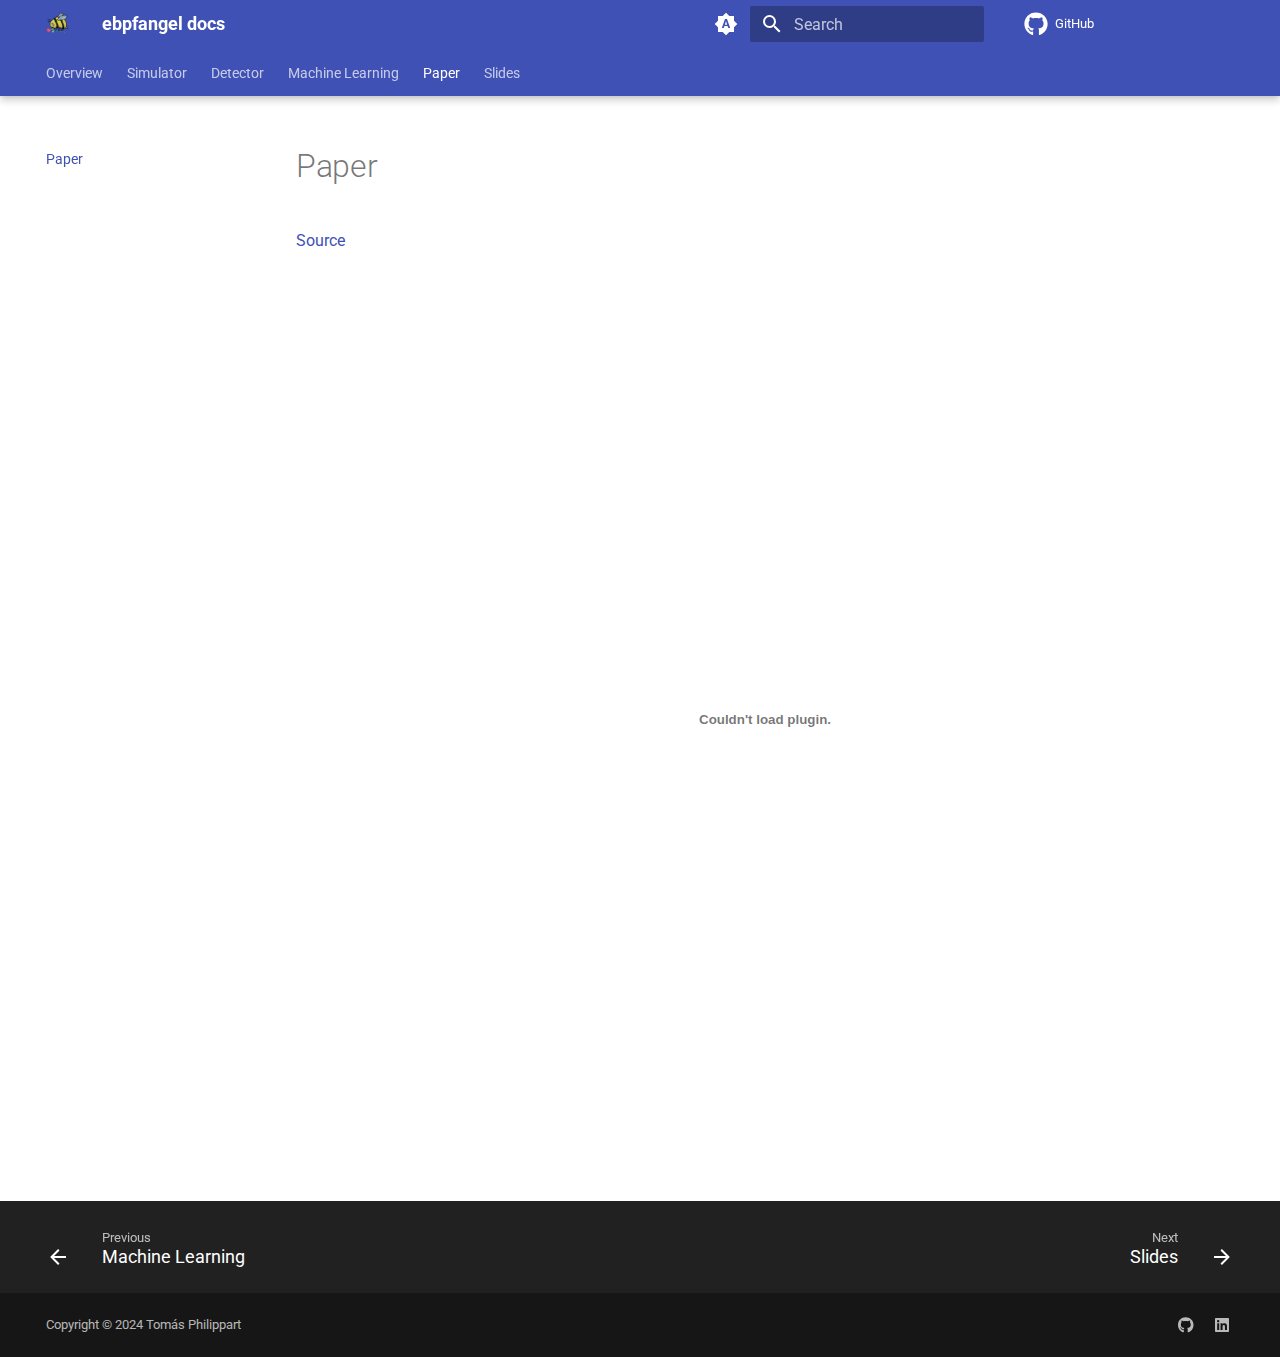
<file: paper/index.html>
<!doctype html>
<html lang="en" class="no-js">
  <head>
    
      <meta charset="utf-8">
      <meta name="viewport" content="width=device-width,initial-scale=1">
      
      
      
        <link rel="canonical" href="https://tomasphilippart.github.io/ebpfangel/paper/">
      
      
        <link rel="prev" href="../machinelearning/">
      
      
        <link rel="next" href="../slides/">
      
      
      <link rel="icon" href="../assets/ebpfangel-bee-logo.png">
      <meta name="generator" content="mkdocs-1.6.1, mkdocs-material-9.5.46">
    
    
      
        <title>Paper - ebpfangel docs</title>
      
    
    
      <link rel="stylesheet" href="../assets/stylesheets/main.6f8fc17f.min.css">
      
        
        <link rel="stylesheet" href="../assets/stylesheets/palette.06af60db.min.css">
      
      


    
    
      
    
    
      
        
        
        <link rel="preconnect" href="https://fonts.gstatic.com" crossorigin>
        <link rel="stylesheet" href="https://fonts.googleapis.com/css?family=Roboto:300,300i,400,400i,700,700i%7CRoboto+Mono:400,400i,700,700i&display=fallback">
        <style>:root{--md-text-font:"Roboto";--md-code-font:"Roboto Mono"}</style>
      
    
    
      <link rel="stylesheet" href="../stylesheets/extra.css">
    
    <script>__md_scope=new URL("..",location),__md_hash=e=>[...e].reduce(((e,_)=>(e<<5)-e+_.charCodeAt(0)),0),__md_get=(e,_=localStorage,t=__md_scope)=>JSON.parse(_.getItem(t.pathname+"."+e)),__md_set=(e,_,t=localStorage,a=__md_scope)=>{try{t.setItem(a.pathname+"."+e,JSON.stringify(_))}catch(e){}}</script>
    
      

    
    
    
  </head>
  
  
    
    
      
    
    
    
    
    <body dir="ltr" data-md-color-scheme="custom" data-md-color-primary="indigo" data-md-color-accent="indigo">
  
    
    <input class="md-toggle" data-md-toggle="drawer" type="checkbox" id="__drawer" autocomplete="off">
    <input class="md-toggle" data-md-toggle="search" type="checkbox" id="__search" autocomplete="off">
    <label class="md-overlay" for="__drawer"></label>
    <div data-md-component="skip">
      
    </div>
    <div data-md-component="announce">
      
    </div>
    
    
      

  

<header class="md-header md-header--shadow md-header--lifted" data-md-component="header">
  <nav class="md-header__inner md-grid" aria-label="Header">
    <a href=".." title="ebpfangel docs" class="md-header__button md-logo" aria-label="ebpfangel docs" data-md-component="logo">
      
  <img src="../assets/ebpfangel-bee-logo.png" alt="logo">

    </a>
    <label class="md-header__button md-icon" for="__drawer">
      
      <svg xmlns="http://www.w3.org/2000/svg" viewBox="0 0 24 24"><path d="M3 6h18v2H3zm0 5h18v2H3zm0 5h18v2H3z"/></svg>
    </label>
    <div class="md-header__title" data-md-component="header-title">
      <div class="md-header__ellipsis">
        <div class="md-header__topic">
          <span class="md-ellipsis">
            ebpfangel docs
          </span>
        </div>
        <div class="md-header__topic" data-md-component="header-topic">
          <span class="md-ellipsis">
            
              Paper
            
          </span>
        </div>
      </div>
    </div>
    
      
        <form class="md-header__option" data-md-component="palette">
  
    
    
    
    <input class="md-option" data-md-color-media="(prefers-color-scheme)" data-md-color-scheme="custom" data-md-color-primary="indigo" data-md-color-accent="indigo"  aria-label="Switch to auto mode"  type="radio" name="__palette" id="__palette_0">
    
      <label class="md-header__button md-icon" title="Switch to auto mode" for="__palette_1" hidden>
        <svg xmlns="http://www.w3.org/2000/svg" viewBox="0 0 24 24"><path d="m14.3 16-.7-2h-3.2l-.7 2H7.8L11 7h2l3.2 9zM20 8.69V4h-4.69L12 .69 8.69 4H4v4.69L.69 12 4 15.31V20h4.69L12 23.31 15.31 20H20v-4.69L23.31 12zm-9.15 3.96h2.3L12 9z"/></svg>
      </label>
    
  
    
    
    
    <input class="md-option" data-md-color-media="(prefers-color-scheme: light)" data-md-color-scheme="default" data-md-color-primary="indigo" data-md-color-accent="indigo"  aria-label="Switch to dark mode"  type="radio" name="__palette" id="__palette_1">
    
      <label class="md-header__button md-icon" title="Switch to dark mode" for="__palette_2" hidden>
        <svg xmlns="http://www.w3.org/2000/svg" viewBox="0 0 24 24"><path d="m17.75 4.09-2.53 1.94.91 3.06-2.63-1.81-2.63 1.81.91-3.06-2.53-1.94L12.44 4l1.06-3 1.06 3zm3.5 6.91-1.64 1.25.59 1.98-1.7-1.17-1.7 1.17.59-1.98L15.75 11l2.06-.05L18.5 9l.69 1.95zm-2.28 4.95c.83-.08 1.72 1.1 1.19 1.85-.32.45-.66.87-1.08 1.27C15.17 23 8.84 23 4.94 19.07c-3.91-3.9-3.91-10.24 0-14.14.4-.4.82-.76 1.27-1.08.75-.53 1.93.36 1.85 1.19-.27 2.86.69 5.83 2.89 8.02a9.96 9.96 0 0 0 8.02 2.89m-1.64 2.02a12.08 12.08 0 0 1-7.8-3.47c-2.17-2.19-3.33-5-3.49-7.82-2.81 3.14-2.7 7.96.31 10.98 3.02 3.01 7.84 3.12 10.98.31"/></svg>
      </label>
    
  
    
    
    
    <input class="md-option" data-md-color-media="(prefers-color-scheme: dark)" data-md-color-scheme="slate" data-md-color-primary="indigo" data-md-color-accent="indigo"  aria-label="Switch to light mode"  type="radio" name="__palette" id="__palette_2">
    
      <label class="md-header__button md-icon" title="Switch to light mode" for="__palette_0" hidden>
        <svg xmlns="http://www.w3.org/2000/svg" viewBox="0 0 24 24"><path d="M12 7a5 5 0 0 1 5 5 5 5 0 0 1-5 5 5 5 0 0 1-5-5 5 5 0 0 1 5-5m0 2a3 3 0 0 0-3 3 3 3 0 0 0 3 3 3 3 0 0 0 3-3 3 3 0 0 0-3-3m0-7 2.39 3.42C13.65 5.15 12.84 5 12 5s-1.65.15-2.39.42zM3.34 7l4.16-.35A7.2 7.2 0 0 0 5.94 8.5c-.44.74-.69 1.5-.83 2.29zm.02 10 1.76-3.77a7.131 7.131 0 0 0 2.38 4.14zM20.65 7l-1.77 3.79a7.02 7.02 0 0 0-2.38-4.15zm-.01 10-4.14.36c.59-.51 1.12-1.14 1.54-1.86.42-.73.69-1.5.83-2.29zM12 22l-2.41-3.44c.74.27 1.55.44 2.41.44.82 0 1.63-.17 2.37-.44z"/></svg>
      </label>
    
  
</form>
      
    
    
      <script>var palette=__md_get("__palette");if(palette&&palette.color){if("(prefers-color-scheme)"===palette.color.media){var media=matchMedia("(prefers-color-scheme: light)"),input=document.querySelector(media.matches?"[data-md-color-media='(prefers-color-scheme: light)']":"[data-md-color-media='(prefers-color-scheme: dark)']");palette.color.media=input.getAttribute("data-md-color-media"),palette.color.scheme=input.getAttribute("data-md-color-scheme"),palette.color.primary=input.getAttribute("data-md-color-primary"),palette.color.accent=input.getAttribute("data-md-color-accent")}for(var[key,value]of Object.entries(palette.color))document.body.setAttribute("data-md-color-"+key,value)}</script>
    
    
    
      <label class="md-header__button md-icon" for="__search">
        
        <svg xmlns="http://www.w3.org/2000/svg" viewBox="0 0 24 24"><path d="M9.5 3A6.5 6.5 0 0 1 16 9.5c0 1.61-.59 3.09-1.56 4.23l.27.27h.79l5 5-1.5 1.5-5-5v-.79l-.27-.27A6.52 6.52 0 0 1 9.5 16 6.5 6.5 0 0 1 3 9.5 6.5 6.5 0 0 1 9.5 3m0 2C7 5 5 7 5 9.5S7 14 9.5 14 14 12 14 9.5 12 5 9.5 5"/></svg>
      </label>
      <div class="md-search" data-md-component="search" role="dialog">
  <label class="md-search__overlay" for="__search"></label>
  <div class="md-search__inner" role="search">
    <form class="md-search__form" name="search">
      <input type="text" class="md-search__input" name="query" aria-label="Search" placeholder="Search" autocapitalize="off" autocorrect="off" autocomplete="off" spellcheck="false" data-md-component="search-query" required>
      <label class="md-search__icon md-icon" for="__search">
        
        <svg xmlns="http://www.w3.org/2000/svg" viewBox="0 0 24 24"><path d="M9.5 3A6.5 6.5 0 0 1 16 9.5c0 1.61-.59 3.09-1.56 4.23l.27.27h.79l5 5-1.5 1.5-5-5v-.79l-.27-.27A6.52 6.52 0 0 1 9.5 16 6.5 6.5 0 0 1 3 9.5 6.5 6.5 0 0 1 9.5 3m0 2C7 5 5 7 5 9.5S7 14 9.5 14 14 12 14 9.5 12 5 9.5 5"/></svg>
        
        <svg xmlns="http://www.w3.org/2000/svg" viewBox="0 0 24 24"><path d="M20 11v2H8l5.5 5.5-1.42 1.42L4.16 12l7.92-7.92L13.5 5.5 8 11z"/></svg>
      </label>
      <nav class="md-search__options" aria-label="Search">
        
        <button type="reset" class="md-search__icon md-icon" title="Clear" aria-label="Clear" tabindex="-1">
          
          <svg xmlns="http://www.w3.org/2000/svg" viewBox="0 0 24 24"><path d="M19 6.41 17.59 5 12 10.59 6.41 5 5 6.41 10.59 12 5 17.59 6.41 19 12 13.41 17.59 19 19 17.59 13.41 12z"/></svg>
        </button>
      </nav>
      
    </form>
    <div class="md-search__output">
      <div class="md-search__scrollwrap" tabindex="0" data-md-scrollfix>
        <div class="md-search-result" data-md-component="search-result">
          <div class="md-search-result__meta">
            Initializing search
          </div>
          <ol class="md-search-result__list" role="presentation"></ol>
        </div>
      </div>
    </div>
  </div>
</div>
    
    
      <div class="md-header__source">
        <a href="https://github.com/TomasPhilippart/ebpfangel" title="Go to repository" class="md-source" data-md-component="source">
  <div class="md-source__icon md-icon">
    
    <svg xmlns="http://www.w3.org/2000/svg" viewBox="0 0 496 512"><!--! Font Awesome Free 6.7.1 by @fontawesome - https://fontawesome.com License - https://fontawesome.com/license/free (Icons: CC BY 4.0, Fonts: SIL OFL 1.1, Code: MIT License) Copyright 2024 Fonticons, Inc.--><path d="M165.9 397.4c0 2-2.3 3.6-5.2 3.6-3.3.3-5.6-1.3-5.6-3.6 0-2 2.3-3.6 5.2-3.6 3-.3 5.6 1.3 5.6 3.6m-31.1-4.5c-.7 2 1.3 4.3 4.3 4.9 2.6 1 5.6 0 6.2-2s-1.3-4.3-4.3-5.2c-2.6-.7-5.5.3-6.2 2.3m44.2-1.7c-2.9.7-4.9 2.6-4.6 4.9.3 2 2.9 3.3 5.9 2.6 2.9-.7 4.9-2.6 4.6-4.6-.3-1.9-3-3.2-5.9-2.9M244.8 8C106.1 8 0 113.3 0 252c0 110.9 69.8 205.8 169.5 239.2 12.8 2.3 17.3-5.6 17.3-12.1 0-6.2-.3-40.4-.3-61.4 0 0-70 15-84.7-29.8 0 0-11.4-29.1-27.8-36.6 0 0-22.9-15.7 1.6-15.4 0 0 24.9 2 38.6 25.8 21.9 38.6 58.6 27.5 72.9 20.9 2.3-16 8.8-27.1 16-33.7-55.9-6.2-112.3-14.3-112.3-110.5 0-27.5 7.6-41.3 23.6-58.9-2.6-6.5-11.1-33.3 2.6-67.9 20.9-6.5 69 27 69 27 20-5.6 41.5-8.5 62.8-8.5s42.8 2.9 62.8 8.5c0 0 48.1-33.6 69-27 13.7 34.7 5.2 61.4 2.6 67.9 16 17.7 25.8 31.5 25.8 58.9 0 96.5-58.9 104.2-114.8 110.5 9.2 7.9 17 22.9 17 46.4 0 33.7-.3 75.4-.3 83.6 0 6.5 4.6 14.4 17.3 12.1C428.2 457.8 496 362.9 496 252 496 113.3 383.5 8 244.8 8M97.2 352.9c-1.3 1-1 3.3.7 5.2 1.6 1.6 3.9 2.3 5.2 1 1.3-1 1-3.3-.7-5.2-1.6-1.6-3.9-2.3-5.2-1m-10.8-8.1c-.7 1.3.3 2.9 2.3 3.9 1.6 1 3.6.7 4.3-.7.7-1.3-.3-2.9-2.3-3.9-2-.6-3.6-.3-4.3.7m32.4 35.6c-1.6 1.3-1 4.3 1.3 6.2 2.3 2.3 5.2 2.6 6.5 1 1.3-1.3.7-4.3-1.3-6.2-2.2-2.3-5.2-2.6-6.5-1m-11.4-14.7c-1.6 1-1.6 3.6 0 5.9s4.3 3.3 5.6 2.3c1.6-1.3 1.6-3.9 0-6.2-1.4-2.3-4-3.3-5.6-2"/></svg>
  </div>
  <div class="md-source__repository">
    GitHub
  </div>
</a>
      </div>
    
  </nav>
  
    
      
<nav class="md-tabs" aria-label="Tabs" data-md-component="tabs">
  <div class="md-grid">
    <ul class="md-tabs__list">
      
        
  
  
  
    <li class="md-tabs__item">
      <a href=".." class="md-tabs__link">
        
  
    
  
  Overview

      </a>
    </li>
  

      
        
  
  
  
    <li class="md-tabs__item">
      <a href="../simulator/" class="md-tabs__link">
        
  
    
  
  Simulator

      </a>
    </li>
  

      
        
  
  
  
    <li class="md-tabs__item">
      <a href="../detector/" class="md-tabs__link">
        
  
    
  
  Detector

      </a>
    </li>
  

      
        
  
  
  
    <li class="md-tabs__item">
      <a href="../machinelearning/" class="md-tabs__link">
        
  
    
  
  Machine Learning

      </a>
    </li>
  

      
        
  
  
    
  
  
    <li class="md-tabs__item md-tabs__item--active">
      <a href="./" class="md-tabs__link">
        
  
    
  
  Paper

      </a>
    </li>
  

      
        
  
  
  
    <li class="md-tabs__item">
      <a href="../slides/" class="md-tabs__link">
        
  
    
  
  Slides

      </a>
    </li>
  

      
    </ul>
  </div>
</nav>
    
  
</header>
    
    <div class="md-container" data-md-component="container">
      
      
        
      
      <main class="md-main" data-md-component="main">
        <div class="md-main__inner md-grid">
          
            
              
              <div class="md-sidebar md-sidebar--primary" data-md-component="sidebar" data-md-type="navigation" >
                <div class="md-sidebar__scrollwrap">
                  <div class="md-sidebar__inner">
                    


  


  

<nav class="md-nav md-nav--primary md-nav--lifted md-nav--integrated" aria-label="Navigation" data-md-level="0">
  <label class="md-nav__title" for="__drawer">
    <a href=".." title="ebpfangel docs" class="md-nav__button md-logo" aria-label="ebpfangel docs" data-md-component="logo">
      
  <img src="../assets/ebpfangel-bee-logo.png" alt="logo">

    </a>
    ebpfangel docs
  </label>
  
    <div class="md-nav__source">
      <a href="https://github.com/TomasPhilippart/ebpfangel" title="Go to repository" class="md-source" data-md-component="source">
  <div class="md-source__icon md-icon">
    
    <svg xmlns="http://www.w3.org/2000/svg" viewBox="0 0 496 512"><!--! Font Awesome Free 6.7.1 by @fontawesome - https://fontawesome.com License - https://fontawesome.com/license/free (Icons: CC BY 4.0, Fonts: SIL OFL 1.1, Code: MIT License) Copyright 2024 Fonticons, Inc.--><path d="M165.9 397.4c0 2-2.3 3.6-5.2 3.6-3.3.3-5.6-1.3-5.6-3.6 0-2 2.3-3.6 5.2-3.6 3-.3 5.6 1.3 5.6 3.6m-31.1-4.5c-.7 2 1.3 4.3 4.3 4.9 2.6 1 5.6 0 6.2-2s-1.3-4.3-4.3-5.2c-2.6-.7-5.5.3-6.2 2.3m44.2-1.7c-2.9.7-4.9 2.6-4.6 4.9.3 2 2.9 3.3 5.9 2.6 2.9-.7 4.9-2.6 4.6-4.6-.3-1.9-3-3.2-5.9-2.9M244.8 8C106.1 8 0 113.3 0 252c0 110.9 69.8 205.8 169.5 239.2 12.8 2.3 17.3-5.6 17.3-12.1 0-6.2-.3-40.4-.3-61.4 0 0-70 15-84.7-29.8 0 0-11.4-29.1-27.8-36.6 0 0-22.9-15.7 1.6-15.4 0 0 24.9 2 38.6 25.8 21.9 38.6 58.6 27.5 72.9 20.9 2.3-16 8.8-27.1 16-33.7-55.9-6.2-112.3-14.3-112.3-110.5 0-27.5 7.6-41.3 23.6-58.9-2.6-6.5-11.1-33.3 2.6-67.9 20.9-6.5 69 27 69 27 20-5.6 41.5-8.5 62.8-8.5s42.8 2.9 62.8 8.5c0 0 48.1-33.6 69-27 13.7 34.7 5.2 61.4 2.6 67.9 16 17.7 25.8 31.5 25.8 58.9 0 96.5-58.9 104.2-114.8 110.5 9.2 7.9 17 22.9 17 46.4 0 33.7-.3 75.4-.3 83.6 0 6.5 4.6 14.4 17.3 12.1C428.2 457.8 496 362.9 496 252 496 113.3 383.5 8 244.8 8M97.2 352.9c-1.3 1-1 3.3.7 5.2 1.6 1.6 3.9 2.3 5.2 1 1.3-1 1-3.3-.7-5.2-1.6-1.6-3.9-2.3-5.2-1m-10.8-8.1c-.7 1.3.3 2.9 2.3 3.9 1.6 1 3.6.7 4.3-.7.7-1.3-.3-2.9-2.3-3.9-2-.6-3.6-.3-4.3.7m32.4 35.6c-1.6 1.3-1 4.3 1.3 6.2 2.3 2.3 5.2 2.6 6.5 1 1.3-1.3.7-4.3-1.3-6.2-2.2-2.3-5.2-2.6-6.5-1m-11.4-14.7c-1.6 1-1.6 3.6 0 5.9s4.3 3.3 5.6 2.3c1.6-1.3 1.6-3.9 0-6.2-1.4-2.3-4-3.3-5.6-2"/></svg>
  </div>
  <div class="md-source__repository">
    GitHub
  </div>
</a>
    </div>
  
  <ul class="md-nav__list" data-md-scrollfix>
    
      
      
  
  
  
  
    <li class="md-nav__item">
      <a href=".." class="md-nav__link">
        
  
  <span class="md-ellipsis">
    Overview
  </span>
  

      </a>
    </li>
  

    
      
      
  
  
  
  
    <li class="md-nav__item">
      <a href="../simulator/" class="md-nav__link">
        
  
  <span class="md-ellipsis">
    Simulator
  </span>
  

      </a>
    </li>
  

    
      
      
  
  
  
  
    <li class="md-nav__item">
      <a href="../detector/" class="md-nav__link">
        
  
  <span class="md-ellipsis">
    Detector
  </span>
  

      </a>
    </li>
  

    
      
      
  
  
  
  
    <li class="md-nav__item">
      <a href="../machinelearning/" class="md-nav__link">
        
  
  <span class="md-ellipsis">
    Machine Learning
  </span>
  

      </a>
    </li>
  

    
      
      
  
  
    
  
  
  
    <li class="md-nav__item md-nav__item--active">
      
      <input class="md-nav__toggle md-toggle" type="checkbox" id="__toc">
      
      
      
      <a href="./" class="md-nav__link md-nav__link--active">
        
  
  <span class="md-ellipsis">
    Paper
  </span>
  

      </a>
      
    </li>
  

    
      
      
  
  
  
  
    <li class="md-nav__item">
      <a href="../slides/" class="md-nav__link">
        
  
  <span class="md-ellipsis">
    Slides
  </span>
  

      </a>
    </li>
  

    
  </ul>
</nav>
                  </div>
                </div>
              </div>
            
            
          
          
            <div class="md-content" data-md-component="content">
              <article class="md-content__inner md-typeset">
                
                  

  
  


  <h1>Paper</h1>

<div><p><a href="https://github.com/TomasPhilippart/ebpfangel/blob/main/docs/Ransomware_Detection_using_Machine_Learning_with_eBPF.pdf">Source</a></p>
<p><embed alt="Embedded paper" src="../Ransomware_Detection_using_Machine_Learning_with_eBPF.pdf" style="min-height:100vh;width:100%" type="application/pdf"></embed></p></div>












                
              </article>
            </div>
          
          
<script>var target=document.getElementById(location.hash.slice(1));target&&target.name&&(target.checked=target.name.startsWith("__tabbed_"))</script>
        </div>
        
          <button type="button" class="md-top md-icon" data-md-component="top" hidden>
  
  <svg xmlns="http://www.w3.org/2000/svg" viewBox="0 0 24 24"><path d="M13 20h-2V8l-5.5 5.5-1.42-1.42L12 4.16l7.92 7.92-1.42 1.42L13 8z"/></svg>
  Back to top
</button>
        
      </main>
      
        <footer class="md-footer">
  
    
      
      <nav class="md-footer__inner md-grid" aria-label="Footer" >
        
          
          <a href="../machinelearning/" class="md-footer__link md-footer__link--prev" aria-label="Previous: Machine Learning">
            <div class="md-footer__button md-icon">
              
              <svg xmlns="http://www.w3.org/2000/svg" viewBox="0 0 24 24"><path d="M20 11v2H8l5.5 5.5-1.42 1.42L4.16 12l7.92-7.92L13.5 5.5 8 11z"/></svg>
            </div>
            <div class="md-footer__title">
              <span class="md-footer__direction">
                Previous
              </span>
              <div class="md-ellipsis">
                Machine Learning
              </div>
            </div>
          </a>
        
        
          
          <a href="../slides/" class="md-footer__link md-footer__link--next" aria-label="Next: Slides">
            <div class="md-footer__title">
              <span class="md-footer__direction">
                Next
              </span>
              <div class="md-ellipsis">
                Slides
              </div>
            </div>
            <div class="md-footer__button md-icon">
              
              <svg xmlns="http://www.w3.org/2000/svg" viewBox="0 0 24 24"><path d="M4 11v2h12l-5.5 5.5 1.42 1.42L19.84 12l-7.92-7.92L10.5 5.5 16 11z"/></svg>
            </div>
          </a>
        
      </nav>
    
  
  <div class="md-footer-meta md-typeset">
    <div class="md-footer-meta__inner md-grid">
      <div class="md-copyright">
  
    <div class="md-copyright__highlight">
      Copyright &copy; 2024 Tomás Philippart
    </div>
  
  
</div>
      
        <div class="md-social">
  
    
    
    
    
      
      
    
    <a href="https://github.com/TomasPhilippart" target="_blank" rel="noopener" title="github.com" class="md-social__link">
      <svg xmlns="http://www.w3.org/2000/svg" viewBox="0 0 496 512"><!--! Font Awesome Free 6.7.1 by @fontawesome - https://fontawesome.com License - https://fontawesome.com/license/free (Icons: CC BY 4.0, Fonts: SIL OFL 1.1, Code: MIT License) Copyright 2024 Fonticons, Inc.--><path d="M165.9 397.4c0 2-2.3 3.6-5.2 3.6-3.3.3-5.6-1.3-5.6-3.6 0-2 2.3-3.6 5.2-3.6 3-.3 5.6 1.3 5.6 3.6m-31.1-4.5c-.7 2 1.3 4.3 4.3 4.9 2.6 1 5.6 0 6.2-2s-1.3-4.3-4.3-5.2c-2.6-.7-5.5.3-6.2 2.3m44.2-1.7c-2.9.7-4.9 2.6-4.6 4.9.3 2 2.9 3.3 5.9 2.6 2.9-.7 4.9-2.6 4.6-4.6-.3-1.9-3-3.2-5.9-2.9M244.8 8C106.1 8 0 113.3 0 252c0 110.9 69.8 205.8 169.5 239.2 12.8 2.3 17.3-5.6 17.3-12.1 0-6.2-.3-40.4-.3-61.4 0 0-70 15-84.7-29.8 0 0-11.4-29.1-27.8-36.6 0 0-22.9-15.7 1.6-15.4 0 0 24.9 2 38.6 25.8 21.9 38.6 58.6 27.5 72.9 20.9 2.3-16 8.8-27.1 16-33.7-55.9-6.2-112.3-14.3-112.3-110.5 0-27.5 7.6-41.3 23.6-58.9-2.6-6.5-11.1-33.3 2.6-67.9 20.9-6.5 69 27 69 27 20-5.6 41.5-8.5 62.8-8.5s42.8 2.9 62.8 8.5c0 0 48.1-33.6 69-27 13.7 34.7 5.2 61.4 2.6 67.9 16 17.7 25.8 31.5 25.8 58.9 0 96.5-58.9 104.2-114.8 110.5 9.2 7.9 17 22.9 17 46.4 0 33.7-.3 75.4-.3 83.6 0 6.5 4.6 14.4 17.3 12.1C428.2 457.8 496 362.9 496 252 496 113.3 383.5 8 244.8 8M97.2 352.9c-1.3 1-1 3.3.7 5.2 1.6 1.6 3.9 2.3 5.2 1 1.3-1 1-3.3-.7-5.2-1.6-1.6-3.9-2.3-5.2-1m-10.8-8.1c-.7 1.3.3 2.9 2.3 3.9 1.6 1 3.6.7 4.3-.7.7-1.3-.3-2.9-2.3-3.9-2-.6-3.6-.3-4.3.7m32.4 35.6c-1.6 1.3-1 4.3 1.3 6.2 2.3 2.3 5.2 2.6 6.5 1 1.3-1.3.7-4.3-1.3-6.2-2.2-2.3-5.2-2.6-6.5-1m-11.4-14.7c-1.6 1-1.6 3.6 0 5.9s4.3 3.3 5.6 2.3c1.6-1.3 1.6-3.9 0-6.2-1.4-2.3-4-3.3-5.6-2"/></svg>
    </a>
  
    
    
    
    
      
      
    
    <a href="https://linkedin.com/in/tomasphilippart" target="_blank" rel="noopener" title="linkedin.com" class="md-social__link">
      <svg xmlns="http://www.w3.org/2000/svg" viewBox="0 0 448 512"><!--! Font Awesome Free 6.7.1 by @fontawesome - https://fontawesome.com License - https://fontawesome.com/license/free (Icons: CC BY 4.0, Fonts: SIL OFL 1.1, Code: MIT License) Copyright 2024 Fonticons, Inc.--><path d="M416 32H31.9C14.3 32 0 46.5 0 64.3v383.4C0 465.5 14.3 480 31.9 480H416c17.6 0 32-14.5 32-32.3V64.3c0-17.8-14.4-32.3-32-32.3M135.4 416H69V202.2h66.5V416zm-33.2-243c-21.3 0-38.5-17.3-38.5-38.5S80.9 96 102.2 96c21.2 0 38.5 17.3 38.5 38.5 0 21.3-17.2 38.5-38.5 38.5m282.1 243h-66.4V312c0-24.8-.5-56.7-34.5-56.7-34.6 0-39.9 27-39.9 54.9V416h-66.4V202.2h63.7v29.2h.9c8.9-16.8 30.6-34.5 62.9-34.5 67.2 0 79.7 44.3 79.7 101.9z"/></svg>
    </a>
  
</div>
      
    </div>
  </div>
</footer>
      
    </div>
    <div class="md-dialog" data-md-component="dialog">
      <div class="md-dialog__inner md-typeset"></div>
    </div>
    
      <div class="md-progress" data-md-component="progress" role="progressbar"></div>
    
    
    <script id="__config" type="application/json">{"base": "..", "features": ["navigation.instant", "navigation.instant.progress", "navigation.tracking", "navigation.tabs.sticky", "toc.integrate", "navigation.top", "navigation.tabs", "toc.follow", "navigation.footer", "navigation.path", "content.code.copy"], "search": "../assets/javascripts/workers/search.6ce7567c.min.js", "translations": {"clipboard.copied": "Copied to clipboard", "clipboard.copy": "Copy to clipboard", "search.result.more.one": "1 more on this page", "search.result.more.other": "# more on this page", "search.result.none": "No matching documents", "search.result.one": "1 matching document", "search.result.other": "# matching documents", "search.result.placeholder": "Type to start searching", "search.result.term.missing": "Missing", "select.version": "Select version"}}</script>
    
    
      <script src="../assets/javascripts/bundle.83f73b43.min.js"></script>
      
    
  </body>
</html>
</file>
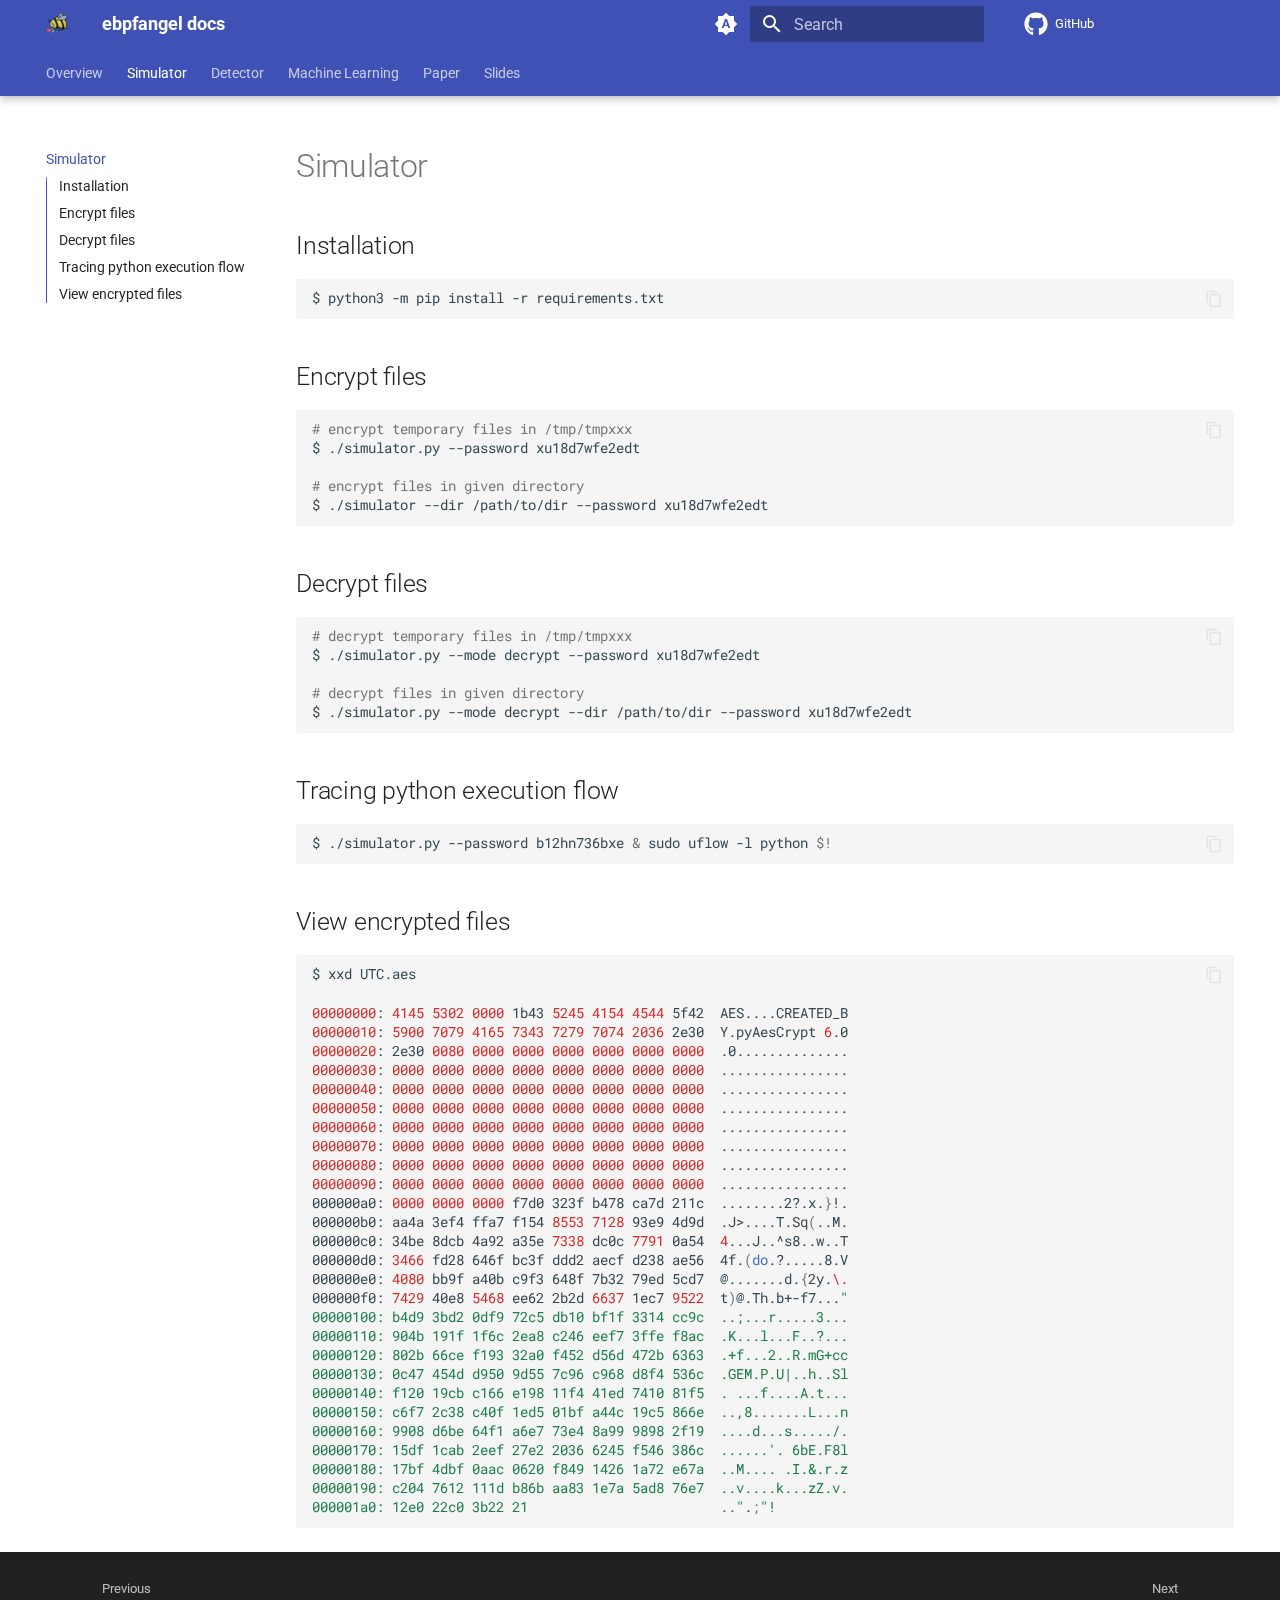
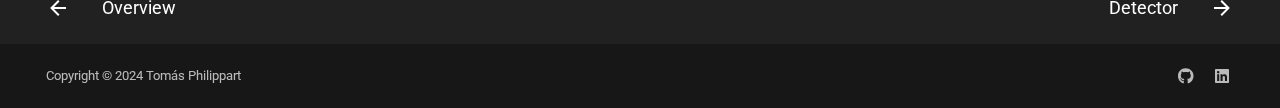
<file: simulator/index.html>
<!doctype html>
<html lang="en" class="no-js">
  <head>
    
      <meta charset="utf-8">
      <meta name="viewport" content="width=device-width,initial-scale=1">
      
      
      
        <link rel="canonical" href="https://tomasphilippart.github.io/ebpfangel/simulator/">
      
      
        <link rel="prev" href="..">
      
      
        <link rel="next" href="../detector/">
      
      
      <link rel="icon" href="../assets/ebpfangel-bee-logo.png">
      <meta name="generator" content="mkdocs-1.6.1, mkdocs-material-9.5.46">
    
    
      
        <title>Simulator - ebpfangel docs</title>
      
    
    
      <link rel="stylesheet" href="../assets/stylesheets/main.6f8fc17f.min.css">
      
        
        <link rel="stylesheet" href="../assets/stylesheets/palette.06af60db.min.css">
      
      


    
    
      
    
    
      
        
        
        <link rel="preconnect" href="https://fonts.gstatic.com" crossorigin>
        <link rel="stylesheet" href="https://fonts.googleapis.com/css?family=Roboto:300,300i,400,400i,700,700i%7CRoboto+Mono:400,400i,700,700i&display=fallback">
        <style>:root{--md-text-font:"Roboto";--md-code-font:"Roboto Mono"}</style>
      
    
    
      <link rel="stylesheet" href="../stylesheets/extra.css">
    
    <script>__md_scope=new URL("..",location),__md_hash=e=>[...e].reduce(((e,_)=>(e<<5)-e+_.charCodeAt(0)),0),__md_get=(e,_=localStorage,t=__md_scope)=>JSON.parse(_.getItem(t.pathname+"."+e)),__md_set=(e,_,t=localStorage,a=__md_scope)=>{try{t.setItem(a.pathname+"."+e,JSON.stringify(_))}catch(e){}}</script>
    
      

    
    
    
  </head>
  
  
    
    
      
    
    
    
    
    <body dir="ltr" data-md-color-scheme="custom" data-md-color-primary="indigo" data-md-color-accent="indigo">
  
    
    <input class="md-toggle" data-md-toggle="drawer" type="checkbox" id="__drawer" autocomplete="off">
    <input class="md-toggle" data-md-toggle="search" type="checkbox" id="__search" autocomplete="off">
    <label class="md-overlay" for="__drawer"></label>
    <div data-md-component="skip">
      
        
        <a href="#simulator" class="md-skip">
          Skip to content
        </a>
      
    </div>
    <div data-md-component="announce">
      
    </div>
    
    
      

  

<header class="md-header md-header--shadow md-header--lifted" data-md-component="header">
  <nav class="md-header__inner md-grid" aria-label="Header">
    <a href=".." title="ebpfangel docs" class="md-header__button md-logo" aria-label="ebpfangel docs" data-md-component="logo">
      
  <img src="../assets/ebpfangel-bee-logo.png" alt="logo">

    </a>
    <label class="md-header__button md-icon" for="__drawer">
      
      <svg xmlns="http://www.w3.org/2000/svg" viewBox="0 0 24 24"><path d="M3 6h18v2H3zm0 5h18v2H3zm0 5h18v2H3z"/></svg>
    </label>
    <div class="md-header__title" data-md-component="header-title">
      <div class="md-header__ellipsis">
        <div class="md-header__topic">
          <span class="md-ellipsis">
            ebpfangel docs
          </span>
        </div>
        <div class="md-header__topic" data-md-component="header-topic">
          <span class="md-ellipsis">
            
              Simulator
            
          </span>
        </div>
      </div>
    </div>
    
      
        <form class="md-header__option" data-md-component="palette">
  
    
    
    
    <input class="md-option" data-md-color-media="(prefers-color-scheme)" data-md-color-scheme="custom" data-md-color-primary="indigo" data-md-color-accent="indigo"  aria-label="Switch to auto mode"  type="radio" name="__palette" id="__palette_0">
    
      <label class="md-header__button md-icon" title="Switch to auto mode" for="__palette_1" hidden>
        <svg xmlns="http://www.w3.org/2000/svg" viewBox="0 0 24 24"><path d="m14.3 16-.7-2h-3.2l-.7 2H7.8L11 7h2l3.2 9zM20 8.69V4h-4.69L12 .69 8.69 4H4v4.69L.69 12 4 15.31V20h4.69L12 23.31 15.31 20H20v-4.69L23.31 12zm-9.15 3.96h2.3L12 9z"/></svg>
      </label>
    
  
    
    
    
    <input class="md-option" data-md-color-media="(prefers-color-scheme: light)" data-md-color-scheme="default" data-md-color-primary="indigo" data-md-color-accent="indigo"  aria-label="Switch to dark mode"  type="radio" name="__palette" id="__palette_1">
    
      <label class="md-header__button md-icon" title="Switch to dark mode" for="__palette_2" hidden>
        <svg xmlns="http://www.w3.org/2000/svg" viewBox="0 0 24 24"><path d="m17.75 4.09-2.53 1.94.91 3.06-2.63-1.81-2.63 1.81.91-3.06-2.53-1.94L12.44 4l1.06-3 1.06 3zm3.5 6.91-1.64 1.25.59 1.98-1.7-1.17-1.7 1.17.59-1.98L15.75 11l2.06-.05L18.5 9l.69 1.95zm-2.28 4.95c.83-.08 1.72 1.1 1.19 1.85-.32.45-.66.87-1.08 1.27C15.17 23 8.84 23 4.94 19.07c-3.91-3.9-3.91-10.24 0-14.14.4-.4.82-.76 1.27-1.08.75-.53 1.93.36 1.85 1.19-.27 2.86.69 5.83 2.89 8.02a9.96 9.96 0 0 0 8.02 2.89m-1.64 2.02a12.08 12.08 0 0 1-7.8-3.47c-2.17-2.19-3.33-5-3.49-7.82-2.81 3.14-2.7 7.96.31 10.98 3.02 3.01 7.84 3.12 10.98.31"/></svg>
      </label>
    
  
    
    
    
    <input class="md-option" data-md-color-media="(prefers-color-scheme: dark)" data-md-color-scheme="slate" data-md-color-primary="indigo" data-md-color-accent="indigo"  aria-label="Switch to light mode"  type="radio" name="__palette" id="__palette_2">
    
      <label class="md-header__button md-icon" title="Switch to light mode" for="__palette_0" hidden>
        <svg xmlns="http://www.w3.org/2000/svg" viewBox="0 0 24 24"><path d="M12 7a5 5 0 0 1 5 5 5 5 0 0 1-5 5 5 5 0 0 1-5-5 5 5 0 0 1 5-5m0 2a3 3 0 0 0-3 3 3 3 0 0 0 3 3 3 3 0 0 0 3-3 3 3 0 0 0-3-3m0-7 2.39 3.42C13.65 5.15 12.84 5 12 5s-1.65.15-2.39.42zM3.34 7l4.16-.35A7.2 7.2 0 0 0 5.94 8.5c-.44.74-.69 1.5-.83 2.29zm.02 10 1.76-3.77a7.131 7.131 0 0 0 2.38 4.14zM20.65 7l-1.77 3.79a7.02 7.02 0 0 0-2.38-4.15zm-.01 10-4.14.36c.59-.51 1.12-1.14 1.54-1.86.42-.73.69-1.5.83-2.29zM12 22l-2.41-3.44c.74.27 1.55.44 2.41.44.82 0 1.63-.17 2.37-.44z"/></svg>
      </label>
    
  
</form>
      
    
    
      <script>var palette=__md_get("__palette");if(palette&&palette.color){if("(prefers-color-scheme)"===palette.color.media){var media=matchMedia("(prefers-color-scheme: light)"),input=document.querySelector(media.matches?"[data-md-color-media='(prefers-color-scheme: light)']":"[data-md-color-media='(prefers-color-scheme: dark)']");palette.color.media=input.getAttribute("data-md-color-media"),palette.color.scheme=input.getAttribute("data-md-color-scheme"),palette.color.primary=input.getAttribute("data-md-color-primary"),palette.color.accent=input.getAttribute("data-md-color-accent")}for(var[key,value]of Object.entries(palette.color))document.body.setAttribute("data-md-color-"+key,value)}</script>
    
    
    
      <label class="md-header__button md-icon" for="__search">
        
        <svg xmlns="http://www.w3.org/2000/svg" viewBox="0 0 24 24"><path d="M9.5 3A6.5 6.5 0 0 1 16 9.5c0 1.61-.59 3.09-1.56 4.23l.27.27h.79l5 5-1.5 1.5-5-5v-.79l-.27-.27A6.52 6.52 0 0 1 9.5 16 6.5 6.5 0 0 1 3 9.5 6.5 6.5 0 0 1 9.5 3m0 2C7 5 5 7 5 9.5S7 14 9.5 14 14 12 14 9.5 12 5 9.5 5"/></svg>
      </label>
      <div class="md-search" data-md-component="search" role="dialog">
  <label class="md-search__overlay" for="__search"></label>
  <div class="md-search__inner" role="search">
    <form class="md-search__form" name="search">
      <input type="text" class="md-search__input" name="query" aria-label="Search" placeholder="Search" autocapitalize="off" autocorrect="off" autocomplete="off" spellcheck="false" data-md-component="search-query" required>
      <label class="md-search__icon md-icon" for="__search">
        
        <svg xmlns="http://www.w3.org/2000/svg" viewBox="0 0 24 24"><path d="M9.5 3A6.5 6.5 0 0 1 16 9.5c0 1.61-.59 3.09-1.56 4.23l.27.27h.79l5 5-1.5 1.5-5-5v-.79l-.27-.27A6.52 6.52 0 0 1 9.5 16 6.5 6.5 0 0 1 3 9.5 6.5 6.5 0 0 1 9.5 3m0 2C7 5 5 7 5 9.5S7 14 9.5 14 14 12 14 9.5 12 5 9.5 5"/></svg>
        
        <svg xmlns="http://www.w3.org/2000/svg" viewBox="0 0 24 24"><path d="M20 11v2H8l5.5 5.5-1.42 1.42L4.16 12l7.92-7.92L13.5 5.5 8 11z"/></svg>
      </label>
      <nav class="md-search__options" aria-label="Search">
        
        <button type="reset" class="md-search__icon md-icon" title="Clear" aria-label="Clear" tabindex="-1">
          
          <svg xmlns="http://www.w3.org/2000/svg" viewBox="0 0 24 24"><path d="M19 6.41 17.59 5 12 10.59 6.41 5 5 6.41 10.59 12 5 17.59 6.41 19 12 13.41 17.59 19 19 17.59 13.41 12z"/></svg>
        </button>
      </nav>
      
    </form>
    <div class="md-search__output">
      <div class="md-search__scrollwrap" tabindex="0" data-md-scrollfix>
        <div class="md-search-result" data-md-component="search-result">
          <div class="md-search-result__meta">
            Initializing search
          </div>
          <ol class="md-search-result__list" role="presentation"></ol>
        </div>
      </div>
    </div>
  </div>
</div>
    
    
      <div class="md-header__source">
        <a href="https://github.com/TomasPhilippart/ebpfangel" title="Go to repository" class="md-source" data-md-component="source">
  <div class="md-source__icon md-icon">
    
    <svg xmlns="http://www.w3.org/2000/svg" viewBox="0 0 496 512"><!--! Font Awesome Free 6.7.1 by @fontawesome - https://fontawesome.com License - https://fontawesome.com/license/free (Icons: CC BY 4.0, Fonts: SIL OFL 1.1, Code: MIT License) Copyright 2024 Fonticons, Inc.--><path d="M165.9 397.4c0 2-2.3 3.6-5.2 3.6-3.3.3-5.6-1.3-5.6-3.6 0-2 2.3-3.6 5.2-3.6 3-.3 5.6 1.3 5.6 3.6m-31.1-4.5c-.7 2 1.3 4.3 4.3 4.9 2.6 1 5.6 0 6.2-2s-1.3-4.3-4.3-5.2c-2.6-.7-5.5.3-6.2 2.3m44.2-1.7c-2.9.7-4.9 2.6-4.6 4.9.3 2 2.9 3.3 5.9 2.6 2.9-.7 4.9-2.6 4.6-4.6-.3-1.9-3-3.2-5.9-2.9M244.8 8C106.1 8 0 113.3 0 252c0 110.9 69.8 205.8 169.5 239.2 12.8 2.3 17.3-5.6 17.3-12.1 0-6.2-.3-40.4-.3-61.4 0 0-70 15-84.7-29.8 0 0-11.4-29.1-27.8-36.6 0 0-22.9-15.7 1.6-15.4 0 0 24.9 2 38.6 25.8 21.9 38.6 58.6 27.5 72.9 20.9 2.3-16 8.8-27.1 16-33.7-55.9-6.2-112.3-14.3-112.3-110.5 0-27.5 7.6-41.3 23.6-58.9-2.6-6.5-11.1-33.3 2.6-67.9 20.9-6.5 69 27 69 27 20-5.6 41.5-8.5 62.8-8.5s42.8 2.9 62.8 8.5c0 0 48.1-33.6 69-27 13.7 34.7 5.2 61.4 2.6 67.9 16 17.7 25.8 31.5 25.8 58.9 0 96.5-58.9 104.2-114.8 110.5 9.2 7.9 17 22.9 17 46.4 0 33.7-.3 75.4-.3 83.6 0 6.5 4.6 14.4 17.3 12.1C428.2 457.8 496 362.9 496 252 496 113.3 383.5 8 244.8 8M97.2 352.9c-1.3 1-1 3.3.7 5.2 1.6 1.6 3.9 2.3 5.2 1 1.3-1 1-3.3-.7-5.2-1.6-1.6-3.9-2.3-5.2-1m-10.8-8.1c-.7 1.3.3 2.9 2.3 3.9 1.6 1 3.6.7 4.3-.7.7-1.3-.3-2.9-2.3-3.9-2-.6-3.6-.3-4.3.7m32.4 35.6c-1.6 1.3-1 4.3 1.3 6.2 2.3 2.3 5.2 2.6 6.5 1 1.3-1.3.7-4.3-1.3-6.2-2.2-2.3-5.2-2.6-6.5-1m-11.4-14.7c-1.6 1-1.6 3.6 0 5.9s4.3 3.3 5.6 2.3c1.6-1.3 1.6-3.9 0-6.2-1.4-2.3-4-3.3-5.6-2"/></svg>
  </div>
  <div class="md-source__repository">
    GitHub
  </div>
</a>
      </div>
    
  </nav>
  
    
      
<nav class="md-tabs" aria-label="Tabs" data-md-component="tabs">
  <div class="md-grid">
    <ul class="md-tabs__list">
      
        
  
  
  
    <li class="md-tabs__item">
      <a href=".." class="md-tabs__link">
        
  
    
  
  Overview

      </a>
    </li>
  

      
        
  
  
    
  
  
    <li class="md-tabs__item md-tabs__item--active">
      <a href="./" class="md-tabs__link">
        
  
    
  
  Simulator

      </a>
    </li>
  

      
        
  
  
  
    <li class="md-tabs__item">
      <a href="../detector/" class="md-tabs__link">
        
  
    
  
  Detector

      </a>
    </li>
  

      
        
  
  
  
    <li class="md-tabs__item">
      <a href="../machinelearning/" class="md-tabs__link">
        
  
    
  
  Machine Learning

      </a>
    </li>
  

      
        
  
  
  
    <li class="md-tabs__item">
      <a href="../paper/" class="md-tabs__link">
        
  
    
  
  Paper

      </a>
    </li>
  

      
        
  
  
  
    <li class="md-tabs__item">
      <a href="../slides/" class="md-tabs__link">
        
  
    
  
  Slides

      </a>
    </li>
  

      
    </ul>
  </div>
</nav>
    
  
</header>
    
    <div class="md-container" data-md-component="container">
      
      
        
      
      <main class="md-main" data-md-component="main">
        <div class="md-main__inner md-grid">
          
            
              
              <div class="md-sidebar md-sidebar--primary" data-md-component="sidebar" data-md-type="navigation" >
                <div class="md-sidebar__scrollwrap">
                  <div class="md-sidebar__inner">
                    


  


  

<nav class="md-nav md-nav--primary md-nav--lifted md-nav--integrated" aria-label="Navigation" data-md-level="0">
  <label class="md-nav__title" for="__drawer">
    <a href=".." title="ebpfangel docs" class="md-nav__button md-logo" aria-label="ebpfangel docs" data-md-component="logo">
      
  <img src="../assets/ebpfangel-bee-logo.png" alt="logo">

    </a>
    ebpfangel docs
  </label>
  
    <div class="md-nav__source">
      <a href="https://github.com/TomasPhilippart/ebpfangel" title="Go to repository" class="md-source" data-md-component="source">
  <div class="md-source__icon md-icon">
    
    <svg xmlns="http://www.w3.org/2000/svg" viewBox="0 0 496 512"><!--! Font Awesome Free 6.7.1 by @fontawesome - https://fontawesome.com License - https://fontawesome.com/license/free (Icons: CC BY 4.0, Fonts: SIL OFL 1.1, Code: MIT License) Copyright 2024 Fonticons, Inc.--><path d="M165.9 397.4c0 2-2.3 3.6-5.2 3.6-3.3.3-5.6-1.3-5.6-3.6 0-2 2.3-3.6 5.2-3.6 3-.3 5.6 1.3 5.6 3.6m-31.1-4.5c-.7 2 1.3 4.3 4.3 4.9 2.6 1 5.6 0 6.2-2s-1.3-4.3-4.3-5.2c-2.6-.7-5.5.3-6.2 2.3m44.2-1.7c-2.9.7-4.9 2.6-4.6 4.9.3 2 2.9 3.3 5.9 2.6 2.9-.7 4.9-2.6 4.6-4.6-.3-1.9-3-3.2-5.9-2.9M244.8 8C106.1 8 0 113.3 0 252c0 110.9 69.8 205.8 169.5 239.2 12.8 2.3 17.3-5.6 17.3-12.1 0-6.2-.3-40.4-.3-61.4 0 0-70 15-84.7-29.8 0 0-11.4-29.1-27.8-36.6 0 0-22.9-15.7 1.6-15.4 0 0 24.9 2 38.6 25.8 21.9 38.6 58.6 27.5 72.9 20.9 2.3-16 8.8-27.1 16-33.7-55.9-6.2-112.3-14.3-112.3-110.5 0-27.5 7.6-41.3 23.6-58.9-2.6-6.5-11.1-33.3 2.6-67.9 20.9-6.5 69 27 69 27 20-5.6 41.5-8.5 62.8-8.5s42.8 2.9 62.8 8.5c0 0 48.1-33.6 69-27 13.7 34.7 5.2 61.4 2.6 67.9 16 17.7 25.8 31.5 25.8 58.9 0 96.5-58.9 104.2-114.8 110.5 9.2 7.9 17 22.9 17 46.4 0 33.7-.3 75.4-.3 83.6 0 6.5 4.6 14.4 17.3 12.1C428.2 457.8 496 362.9 496 252 496 113.3 383.5 8 244.8 8M97.2 352.9c-1.3 1-1 3.3.7 5.2 1.6 1.6 3.9 2.3 5.2 1 1.3-1 1-3.3-.7-5.2-1.6-1.6-3.9-2.3-5.2-1m-10.8-8.1c-.7 1.3.3 2.9 2.3 3.9 1.6 1 3.6.7 4.3-.7.7-1.3-.3-2.9-2.3-3.9-2-.6-3.6-.3-4.3.7m32.4 35.6c-1.6 1.3-1 4.3 1.3 6.2 2.3 2.3 5.2 2.6 6.5 1 1.3-1.3.7-4.3-1.3-6.2-2.2-2.3-5.2-2.6-6.5-1m-11.4-14.7c-1.6 1-1.6 3.6 0 5.9s4.3 3.3 5.6 2.3c1.6-1.3 1.6-3.9 0-6.2-1.4-2.3-4-3.3-5.6-2"/></svg>
  </div>
  <div class="md-source__repository">
    GitHub
  </div>
</a>
    </div>
  
  <ul class="md-nav__list" data-md-scrollfix>
    
      
      
  
  
  
  
    <li class="md-nav__item">
      <a href=".." class="md-nav__link">
        
  
  <span class="md-ellipsis">
    Overview
  </span>
  

      </a>
    </li>
  

    
      
      
  
  
    
  
  
  
    <li class="md-nav__item md-nav__item--active">
      
      <input class="md-nav__toggle md-toggle" type="checkbox" id="__toc">
      
      
        
      
      
        <label class="md-nav__link md-nav__link--active" for="__toc">
          
  
  <span class="md-ellipsis">
    Simulator
  </span>
  

          <span class="md-nav__icon md-icon"></span>
        </label>
      
      <a href="./" class="md-nav__link md-nav__link--active">
        
  
  <span class="md-ellipsis">
    Simulator
  </span>
  

      </a>
      
        

<nav class="md-nav md-nav--secondary" aria-label="Table of contents">
  
  
  
    
  
  
    <label class="md-nav__title" for="__toc">
      <span class="md-nav__icon md-icon"></span>
      Table of contents
    </label>
    <ul class="md-nav__list" data-md-component="toc" data-md-scrollfix>
      
        <li class="md-nav__item">
  <a href="#installation" class="md-nav__link">
    <span class="md-ellipsis">
      Installation
    </span>
  </a>
  
</li>
      
        <li class="md-nav__item">
  <a href="#encrypt-files" class="md-nav__link">
    <span class="md-ellipsis">
      Encrypt files
    </span>
  </a>
  
</li>
      
        <li class="md-nav__item">
  <a href="#decrypt-files" class="md-nav__link">
    <span class="md-ellipsis">
      Decrypt files
    </span>
  </a>
  
</li>
      
        <li class="md-nav__item">
  <a href="#tracing-python-execution-flow" class="md-nav__link">
    <span class="md-ellipsis">
      Tracing python execution flow
    </span>
  </a>
  
</li>
      
        <li class="md-nav__item">
  <a href="#view-encrypted-files" class="md-nav__link">
    <span class="md-ellipsis">
      View encrypted files
    </span>
  </a>
  
</li>
      
    </ul>
  
</nav>
      
    </li>
  

    
      
      
  
  
  
  
    <li class="md-nav__item">
      <a href="../detector/" class="md-nav__link">
        
  
  <span class="md-ellipsis">
    Detector
  </span>
  

      </a>
    </li>
  

    
      
      
  
  
  
  
    <li class="md-nav__item">
      <a href="../machinelearning/" class="md-nav__link">
        
  
  <span class="md-ellipsis">
    Machine Learning
  </span>
  

      </a>
    </li>
  

    
      
      
  
  
  
  
    <li class="md-nav__item">
      <a href="../paper/" class="md-nav__link">
        
  
  <span class="md-ellipsis">
    Paper
  </span>
  

      </a>
    </li>
  

    
      
      
  
  
  
  
    <li class="md-nav__item">
      <a href="../slides/" class="md-nav__link">
        
  
  <span class="md-ellipsis">
    Slides
  </span>
  

      </a>
    </li>
  

    
  </ul>
</nav>
                  </div>
                </div>
              </div>
            
            
          
          
            <div class="md-content" data-md-component="content">
              <article class="md-content__inner md-typeset">
                
                  

  
  


<div><h1 id="simulator">Simulator</h1>
<h2 id="installation">Installation</h2>
<div class="language-shell highlight"><pre><span></span><code><span id="__span-0-1"><a id="__codelineno-0-1" name="__codelineno-0-1" href="#__codelineno-0-1"></a>$<span class="w"> </span>python3<span class="w"> </span>-m<span class="w"> </span>pip<span class="w"> </span>install<span class="w"> </span>-r<span class="w"> </span>requirements.txt
</span></code></pre></div>
<h2 id="encrypt-files">Encrypt files</h2>
<div class="language-shell highlight"><pre><span></span><code><span id="__span-1-1"><a id="__codelineno-1-1" name="__codelineno-1-1" href="#__codelineno-1-1"></a><span class="c1"># encrypt temporary files in /tmp/tmpxxx</span>
</span><span id="__span-1-2"><a id="__codelineno-1-2" name="__codelineno-1-2" href="#__codelineno-1-2"></a>$<span class="w"> </span>./simulator.py<span class="w"> </span>--password<span class="w"> </span>xu18d7wfe2edt
</span><span id="__span-1-3"><a id="__codelineno-1-3" name="__codelineno-1-3" href="#__codelineno-1-3"></a>
</span><span id="__span-1-4"><a id="__codelineno-1-4" name="__codelineno-1-4" href="#__codelineno-1-4"></a><span class="c1"># encrypt files in given directory</span>
</span><span id="__span-1-5"><a id="__codelineno-1-5" name="__codelineno-1-5" href="#__codelineno-1-5"></a>$<span class="w"> </span>./simulator<span class="w"> </span>--dir<span class="w"> </span>/path/to/dir<span class="w"> </span>--password<span class="w"> </span>xu18d7wfe2edt
</span></code></pre></div>
<h2 id="decrypt-files">Decrypt files</h2>
<div class="language-shell highlight"><pre><span></span><code><span id="__span-2-1"><a id="__codelineno-2-1" name="__codelineno-2-1" href="#__codelineno-2-1"></a><span class="c1"># decrypt temporary files in /tmp/tmpxxx</span>
</span><span id="__span-2-2"><a id="__codelineno-2-2" name="__codelineno-2-2" href="#__codelineno-2-2"></a>$<span class="w"> </span>./simulator.py<span class="w"> </span>--mode<span class="w"> </span>decrypt<span class="w"> </span>--password<span class="w"> </span>xu18d7wfe2edt
</span><span id="__span-2-3"><a id="__codelineno-2-3" name="__codelineno-2-3" href="#__codelineno-2-3"></a>
</span><span id="__span-2-4"><a id="__codelineno-2-4" name="__codelineno-2-4" href="#__codelineno-2-4"></a><span class="c1"># decrypt files in given directory</span>
</span><span id="__span-2-5"><a id="__codelineno-2-5" name="__codelineno-2-5" href="#__codelineno-2-5"></a>$<span class="w"> </span>./simulator.py<span class="w"> </span>--mode<span class="w"> </span>decrypt<span class="w"> </span>--dir<span class="w"> </span>/path/to/dir<span class="w"> </span>--password<span class="w"> </span>xu18d7wfe2edt
</span></code></pre></div>
<h2 id="tracing-python-execution-flow">Tracing python execution flow</h2>
<div class="language-shell highlight"><pre><span></span><code><span id="__span-3-1"><a id="__codelineno-3-1" name="__codelineno-3-1" href="#__codelineno-3-1"></a>$<span class="w"> </span>./simulator.py<span class="w"> </span>--password<span class="w"> </span>b12hn736bxe<span class="w"> </span><span class="p">&amp;</span><span class="w"> </span>sudo<span class="w"> </span>uflow<span class="w"> </span>-l<span class="w"> </span>python<span class="w"> </span><span class="nv">$!</span>
</span></code></pre></div>
<h2 id="view-encrypted-files">View encrypted files</h2>
<div class="language-shell highlight"><pre><span></span><code><span id="__span-4-1"><a id="__codelineno-4-1" name="__codelineno-4-1" href="#__codelineno-4-1"></a>$<span class="w"> </span>xxd<span class="w"> </span>UTC.aes
</span><span id="__span-4-2"><a id="__codelineno-4-2" name="__codelineno-4-2" href="#__codelineno-4-2"></a>
</span><span id="__span-4-3"><a id="__codelineno-4-3" name="__codelineno-4-3" href="#__codelineno-4-3"></a><span class="m">00000000</span>:<span class="w"> </span><span class="m">4145</span><span class="w"> </span><span class="m">5302</span><span class="w"> </span><span class="m">0000</span><span class="w"> </span>1b43<span class="w"> </span><span class="m">5245</span><span class="w"> </span><span class="m">4154</span><span class="w"> </span><span class="m">4544</span><span class="w"> </span>5f42<span class="w">  </span>AES....CREATED_B
</span><span id="__span-4-4"><a id="__codelineno-4-4" name="__codelineno-4-4" href="#__codelineno-4-4"></a><span class="m">00000010</span>:<span class="w"> </span><span class="m">5900</span><span class="w"> </span><span class="m">7079</span><span class="w"> </span><span class="m">4165</span><span class="w"> </span><span class="m">7343</span><span class="w"> </span><span class="m">7279</span><span class="w"> </span><span class="m">7074</span><span class="w"> </span><span class="m">2036</span><span class="w"> </span>2e30<span class="w">  </span>Y.pyAesCrypt<span class="w"> </span><span class="m">6</span>.0
</span><span id="__span-4-5"><a id="__codelineno-4-5" name="__codelineno-4-5" href="#__codelineno-4-5"></a><span class="m">00000020</span>:<span class="w"> </span>2e30<span class="w"> </span><span class="m">0080</span><span class="w"> </span><span class="m">0000</span><span class="w"> </span><span class="m">0000</span><span class="w"> </span><span class="m">0000</span><span class="w"> </span><span class="m">0000</span><span class="w"> </span><span class="m">0000</span><span class="w"> </span><span class="m">0000</span><span class="w">  </span>.0..............
</span><span id="__span-4-6"><a id="__codelineno-4-6" name="__codelineno-4-6" href="#__codelineno-4-6"></a><span class="m">00000030</span>:<span class="w"> </span><span class="m">0000</span><span class="w"> </span><span class="m">0000</span><span class="w"> </span><span class="m">0000</span><span class="w"> </span><span class="m">0000</span><span class="w"> </span><span class="m">0000</span><span class="w"> </span><span class="m">0000</span><span class="w"> </span><span class="m">0000</span><span class="w"> </span><span class="m">0000</span><span class="w">  </span>................
</span><span id="__span-4-7"><a id="__codelineno-4-7" name="__codelineno-4-7" href="#__codelineno-4-7"></a><span class="m">00000040</span>:<span class="w"> </span><span class="m">0000</span><span class="w"> </span><span class="m">0000</span><span class="w"> </span><span class="m">0000</span><span class="w"> </span><span class="m">0000</span><span class="w"> </span><span class="m">0000</span><span class="w"> </span><span class="m">0000</span><span class="w"> </span><span class="m">0000</span><span class="w"> </span><span class="m">0000</span><span class="w">  </span>................
</span><span id="__span-4-8"><a id="__codelineno-4-8" name="__codelineno-4-8" href="#__codelineno-4-8"></a><span class="m">00000050</span>:<span class="w"> </span><span class="m">0000</span><span class="w"> </span><span class="m">0000</span><span class="w"> </span><span class="m">0000</span><span class="w"> </span><span class="m">0000</span><span class="w"> </span><span class="m">0000</span><span class="w"> </span><span class="m">0000</span><span class="w"> </span><span class="m">0000</span><span class="w"> </span><span class="m">0000</span><span class="w">  </span>................
</span><span id="__span-4-9"><a id="__codelineno-4-9" name="__codelineno-4-9" href="#__codelineno-4-9"></a><span class="m">00000060</span>:<span class="w"> </span><span class="m">0000</span><span class="w"> </span><span class="m">0000</span><span class="w"> </span><span class="m">0000</span><span class="w"> </span><span class="m">0000</span><span class="w"> </span><span class="m">0000</span><span class="w"> </span><span class="m">0000</span><span class="w"> </span><span class="m">0000</span><span class="w"> </span><span class="m">0000</span><span class="w">  </span>................
</span><span id="__span-4-10"><a id="__codelineno-4-10" name="__codelineno-4-10" href="#__codelineno-4-10"></a><span class="m">00000070</span>:<span class="w"> </span><span class="m">0000</span><span class="w"> </span><span class="m">0000</span><span class="w"> </span><span class="m">0000</span><span class="w"> </span><span class="m">0000</span><span class="w"> </span><span class="m">0000</span><span class="w"> </span><span class="m">0000</span><span class="w"> </span><span class="m">0000</span><span class="w"> </span><span class="m">0000</span><span class="w">  </span>................
</span><span id="__span-4-11"><a id="__codelineno-4-11" name="__codelineno-4-11" href="#__codelineno-4-11"></a><span class="m">00000080</span>:<span class="w"> </span><span class="m">0000</span><span class="w"> </span><span class="m">0000</span><span class="w"> </span><span class="m">0000</span><span class="w"> </span><span class="m">0000</span><span class="w"> </span><span class="m">0000</span><span class="w"> </span><span class="m">0000</span><span class="w"> </span><span class="m">0000</span><span class="w"> </span><span class="m">0000</span><span class="w">  </span>................
</span><span id="__span-4-12"><a id="__codelineno-4-12" name="__codelineno-4-12" href="#__codelineno-4-12"></a><span class="m">00000090</span>:<span class="w"> </span><span class="m">0000</span><span class="w"> </span><span class="m">0000</span><span class="w"> </span><span class="m">0000</span><span class="w"> </span><span class="m">0000</span><span class="w"> </span><span class="m">0000</span><span class="w"> </span><span class="m">0000</span><span class="w"> </span><span class="m">0000</span><span class="w"> </span><span class="m">0000</span><span class="w">  </span>................
</span><span id="__span-4-13"><a id="__codelineno-4-13" name="__codelineno-4-13" href="#__codelineno-4-13"></a>000000a0:<span class="w"> </span><span class="m">0000</span><span class="w"> </span><span class="m">0000</span><span class="w"> </span><span class="m">0000</span><span class="w"> </span>f7d0<span class="w"> </span>323f<span class="w"> </span>b478<span class="w"> </span>ca7d<span class="w"> </span>211c<span class="w">  </span>........2?.x.<span class="o">}</span>!.
</span><span id="__span-4-14"><a id="__codelineno-4-14" name="__codelineno-4-14" href="#__codelineno-4-14"></a>000000b0:<span class="w"> </span>aa4a<span class="w"> </span>3ef4<span class="w"> </span>ffa7<span class="w"> </span>f154<span class="w"> </span><span class="m">8553</span><span class="w"> </span><span class="m">7128</span><span class="w"> </span>93e9<span class="w"> </span>4d9d<span class="w">  </span>.J&gt;....T.Sq<span class="o">(</span>..M.
</span><span id="__span-4-15"><a id="__codelineno-4-15" name="__codelineno-4-15" href="#__codelineno-4-15"></a>000000c0:<span class="w"> </span>34be<span class="w"> </span>8dcb<span class="w"> </span>4a92<span class="w"> </span>a35e<span class="w"> </span><span class="m">7338</span><span class="w"> </span>dc0c<span class="w"> </span><span class="m">7791</span><span class="w"> </span>0a54<span class="w">  </span><span class="m">4</span>...J..^s8..w..T
</span><span id="__span-4-16"><a id="__codelineno-4-16" name="__codelineno-4-16" href="#__codelineno-4-16"></a>000000d0:<span class="w"> </span><span class="m">3466</span><span class="w"> </span>fd28<span class="w"> </span>646f<span class="w"> </span>bc3f<span class="w"> </span>ddd2<span class="w"> </span>aecf<span class="w"> </span>d238<span class="w"> </span>ae56<span class="w">  </span>4f.<span class="o">(</span><span class="k">do</span>.?.....8.V
</span><span id="__span-4-17"><a id="__codelineno-4-17" name="__codelineno-4-17" href="#__codelineno-4-17"></a>000000e0:<span class="w"> </span><span class="m">4080</span><span class="w"> </span>bb9f<span class="w"> </span>a40b<span class="w"> </span>c9f3<span class="w"> </span>648f<span class="w"> </span>7b32<span class="w"> </span>79ed<span class="w"> </span>5cd7<span class="w">  </span>@.......d.<span class="o">{</span>2y.<span class="se">\.</span>
</span><span id="__span-4-18"><a id="__codelineno-4-18" name="__codelineno-4-18" href="#__codelineno-4-18"></a>000000f0:<span class="w"> </span><span class="m">7429</span><span class="w"> </span>40e8<span class="w"> </span><span class="m">5468</span><span class="w"> </span>ee62<span class="w"> </span>2b2d<span class="w"> </span><span class="m">6637</span><span class="w"> </span>1ec7<span class="w"> </span><span class="m">9522</span><span class="w">  </span>t<span class="o">)</span>@.Th.b+-f7...<span class="s2">"</span>
</span><span id="__span-4-19"><a id="__codelineno-4-19" name="__codelineno-4-19" href="#__codelineno-4-19"></a><span class="s2">00000100: b4d9 3bd2 0df9 72c5 db10 bf1f 3314 cc9c  ..;...r.....3...</span>
</span><span id="__span-4-20"><a id="__codelineno-4-20" name="__codelineno-4-20" href="#__codelineno-4-20"></a><span class="s2">00000110: 904b 191f 1f6c 2ea8 c246 eef7 3ffe f8ac  .K...l...F..?...</span>
</span><span id="__span-4-21"><a id="__codelineno-4-21" name="__codelineno-4-21" href="#__codelineno-4-21"></a><span class="s2">00000120: 802b 66ce f193 32a0 f452 d56d 472b 6363  .+f...2..R.mG+cc</span>
</span><span id="__span-4-22"><a id="__codelineno-4-22" name="__codelineno-4-22" href="#__codelineno-4-22"></a><span class="s2">00000130: 0c47 454d d950 9d55 7c96 c968 d8f4 536c  .GEM.P.U|..h..Sl</span>
</span><span id="__span-4-23"><a id="__codelineno-4-23" name="__codelineno-4-23" href="#__codelineno-4-23"></a><span class="s2">00000140: f120 19cb c166 e198 11f4 41ed 7410 81f5  . ...f....A.t...</span>
</span><span id="__span-4-24"><a id="__codelineno-4-24" name="__codelineno-4-24" href="#__codelineno-4-24"></a><span class="s2">00000150: c6f7 2c38 c40f 1ed5 01bf a44c 19c5 866e  ..,8.......L...n</span>
</span><span id="__span-4-25"><a id="__codelineno-4-25" name="__codelineno-4-25" href="#__codelineno-4-25"></a><span class="s2">00000160: 9908 d6be 64f1 a6e7 73e4 8a99 9898 2f19  ....d...s...../.</span>
</span><span id="__span-4-26"><a id="__codelineno-4-26" name="__codelineno-4-26" href="#__codelineno-4-26"></a><span class="s2">00000170: 15df 1cab 2eef 27e2 2036 6245 f546 386c  ......'. 6bE.F8l</span>
</span><span id="__span-4-27"><a id="__codelineno-4-27" name="__codelineno-4-27" href="#__codelineno-4-27"></a><span class="s2">00000180: 17bf 4dbf 0aac 0620 f849 1426 1a72 e67a  ..M.... .I.&amp;.r.z</span>
</span><span id="__span-4-28"><a id="__codelineno-4-28" name="__codelineno-4-28" href="#__codelineno-4-28"></a><span class="s2">00000190: c204 7612 111d b86b aa83 1e7a 5ad8 76e7  ..v....k...zZ.v.</span>
</span><span id="__span-4-29"><a id="__codelineno-4-29" name="__codelineno-4-29" href="#__codelineno-4-29"></a><span class="s2">000001a0: 12e0 22c0 3b22 21                        .."</span>.<span class="p">;</span><span class="s2">"!</span>
</span></code></pre></div></div>












                
              </article>
            </div>
          
          
<script>var target=document.getElementById(location.hash.slice(1));target&&target.name&&(target.checked=target.name.startsWith("__tabbed_"))</script>
        </div>
        
          <button type="button" class="md-top md-icon" data-md-component="top" hidden>
  
  <svg xmlns="http://www.w3.org/2000/svg" viewBox="0 0 24 24"><path d="M13 20h-2V8l-5.5 5.5-1.42-1.42L12 4.16l7.92 7.92-1.42 1.42L13 8z"/></svg>
  Back to top
</button>
        
      </main>
      
        <footer class="md-footer">
  
    
      
      <nav class="md-footer__inner md-grid" aria-label="Footer" >
        
          
          <a href=".." class="md-footer__link md-footer__link--prev" aria-label="Previous: Overview">
            <div class="md-footer__button md-icon">
              
              <svg xmlns="http://www.w3.org/2000/svg" viewBox="0 0 24 24"><path d="M20 11v2H8l5.5 5.5-1.42 1.42L4.16 12l7.92-7.92L13.5 5.5 8 11z"/></svg>
            </div>
            <div class="md-footer__title">
              <span class="md-footer__direction">
                Previous
              </span>
              <div class="md-ellipsis">
                Overview
              </div>
            </div>
          </a>
        
        
          
          <a href="../detector/" class="md-footer__link md-footer__link--next" aria-label="Next: Detector">
            <div class="md-footer__title">
              <span class="md-footer__direction">
                Next
              </span>
              <div class="md-ellipsis">
                Detector
              </div>
            </div>
            <div class="md-footer__button md-icon">
              
              <svg xmlns="http://www.w3.org/2000/svg" viewBox="0 0 24 24"><path d="M4 11v2h12l-5.5 5.5 1.42 1.42L19.84 12l-7.92-7.92L10.5 5.5 16 11z"/></svg>
            </div>
          </a>
        
      </nav>
    
  
  <div class="md-footer-meta md-typeset">
    <div class="md-footer-meta__inner md-grid">
      <div class="md-copyright">
  
    <div class="md-copyright__highlight">
      Copyright &copy; 2024 Tomás Philippart
    </div>
  
  
</div>
      
        <div class="md-social">
  
    
    
    
    
      
      
    
    <a href="https://github.com/TomasPhilippart" target="_blank" rel="noopener" title="github.com" class="md-social__link">
      <svg xmlns="http://www.w3.org/2000/svg" viewBox="0 0 496 512"><!--! Font Awesome Free 6.7.1 by @fontawesome - https://fontawesome.com License - https://fontawesome.com/license/free (Icons: CC BY 4.0, Fonts: SIL OFL 1.1, Code: MIT License) Copyright 2024 Fonticons, Inc.--><path d="M165.9 397.4c0 2-2.3 3.6-5.2 3.6-3.3.3-5.6-1.3-5.6-3.6 0-2 2.3-3.6 5.2-3.6 3-.3 5.6 1.3 5.6 3.6m-31.1-4.5c-.7 2 1.3 4.3 4.3 4.9 2.6 1 5.6 0 6.2-2s-1.3-4.3-4.3-5.2c-2.6-.7-5.5.3-6.2 2.3m44.2-1.7c-2.9.7-4.9 2.6-4.6 4.9.3 2 2.9 3.3 5.9 2.6 2.9-.7 4.9-2.6 4.6-4.6-.3-1.9-3-3.2-5.9-2.9M244.8 8C106.1 8 0 113.3 0 252c0 110.9 69.8 205.8 169.5 239.2 12.8 2.3 17.3-5.6 17.3-12.1 0-6.2-.3-40.4-.3-61.4 0 0-70 15-84.7-29.8 0 0-11.4-29.1-27.8-36.6 0 0-22.9-15.7 1.6-15.4 0 0 24.9 2 38.6 25.8 21.9 38.6 58.6 27.5 72.9 20.9 2.3-16 8.8-27.1 16-33.7-55.9-6.2-112.3-14.3-112.3-110.5 0-27.5 7.6-41.3 23.6-58.9-2.6-6.5-11.1-33.3 2.6-67.9 20.9-6.5 69 27 69 27 20-5.6 41.5-8.5 62.8-8.5s42.8 2.9 62.8 8.5c0 0 48.1-33.6 69-27 13.7 34.7 5.2 61.4 2.6 67.9 16 17.7 25.8 31.5 25.8 58.9 0 96.5-58.9 104.2-114.8 110.5 9.2 7.9 17 22.9 17 46.4 0 33.7-.3 75.4-.3 83.6 0 6.5 4.6 14.4 17.3 12.1C428.2 457.8 496 362.9 496 252 496 113.3 383.5 8 244.8 8M97.2 352.9c-1.3 1-1 3.3.7 5.2 1.6 1.6 3.9 2.3 5.2 1 1.3-1 1-3.3-.7-5.2-1.6-1.6-3.9-2.3-5.2-1m-10.8-8.1c-.7 1.3.3 2.9 2.3 3.9 1.6 1 3.6.7 4.3-.7.7-1.3-.3-2.9-2.3-3.9-2-.6-3.6-.3-4.3.7m32.4 35.6c-1.6 1.3-1 4.3 1.3 6.2 2.3 2.3 5.2 2.6 6.5 1 1.3-1.3.7-4.3-1.3-6.2-2.2-2.3-5.2-2.6-6.5-1m-11.4-14.7c-1.6 1-1.6 3.6 0 5.9s4.3 3.3 5.6 2.3c1.6-1.3 1.6-3.9 0-6.2-1.4-2.3-4-3.3-5.6-2"/></svg>
    </a>
  
    
    
    
    
      
      
    
    <a href="https://linkedin.com/in/tomasphilippart" target="_blank" rel="noopener" title="linkedin.com" class="md-social__link">
      <svg xmlns="http://www.w3.org/2000/svg" viewBox="0 0 448 512"><!--! Font Awesome Free 6.7.1 by @fontawesome - https://fontawesome.com License - https://fontawesome.com/license/free (Icons: CC BY 4.0, Fonts: SIL OFL 1.1, Code: MIT License) Copyright 2024 Fonticons, Inc.--><path d="M416 32H31.9C14.3 32 0 46.5 0 64.3v383.4C0 465.5 14.3 480 31.9 480H416c17.6 0 32-14.5 32-32.3V64.3c0-17.8-14.4-32.3-32-32.3M135.4 416H69V202.2h66.5V416zm-33.2-243c-21.3 0-38.5-17.3-38.5-38.5S80.9 96 102.2 96c21.2 0 38.5 17.3 38.5 38.5 0 21.3-17.2 38.5-38.5 38.5m282.1 243h-66.4V312c0-24.8-.5-56.7-34.5-56.7-34.6 0-39.9 27-39.9 54.9V416h-66.4V202.2h63.7v29.2h.9c8.9-16.8 30.6-34.5 62.9-34.5 67.2 0 79.7 44.3 79.7 101.9z"/></svg>
    </a>
  
</div>
      
    </div>
  </div>
</footer>
      
    </div>
    <div class="md-dialog" data-md-component="dialog">
      <div class="md-dialog__inner md-typeset"></div>
    </div>
    
      <div class="md-progress" data-md-component="progress" role="progressbar"></div>
    
    
    <script id="__config" type="application/json">{"base": "..", "features": ["navigation.instant", "navigation.instant.progress", "navigation.tracking", "navigation.tabs.sticky", "toc.integrate", "navigation.top", "navigation.tabs", "toc.follow", "navigation.footer", "navigation.path", "content.code.copy"], "search": "../assets/javascripts/workers/search.6ce7567c.min.js", "translations": {"clipboard.copied": "Copied to clipboard", "clipboard.copy": "Copy to clipboard", "search.result.more.one": "1 more on this page", "search.result.more.other": "# more on this page", "search.result.none": "No matching documents", "search.result.one": "1 matching document", "search.result.other": "# matching documents", "search.result.placeholder": "Type to start searching", "search.result.term.missing": "Missing", "select.version": "Select version"}}</script>
    
    
      <script src="../assets/javascripts/bundle.83f73b43.min.js"></script>
      
    
  </body>
</html>
</file>
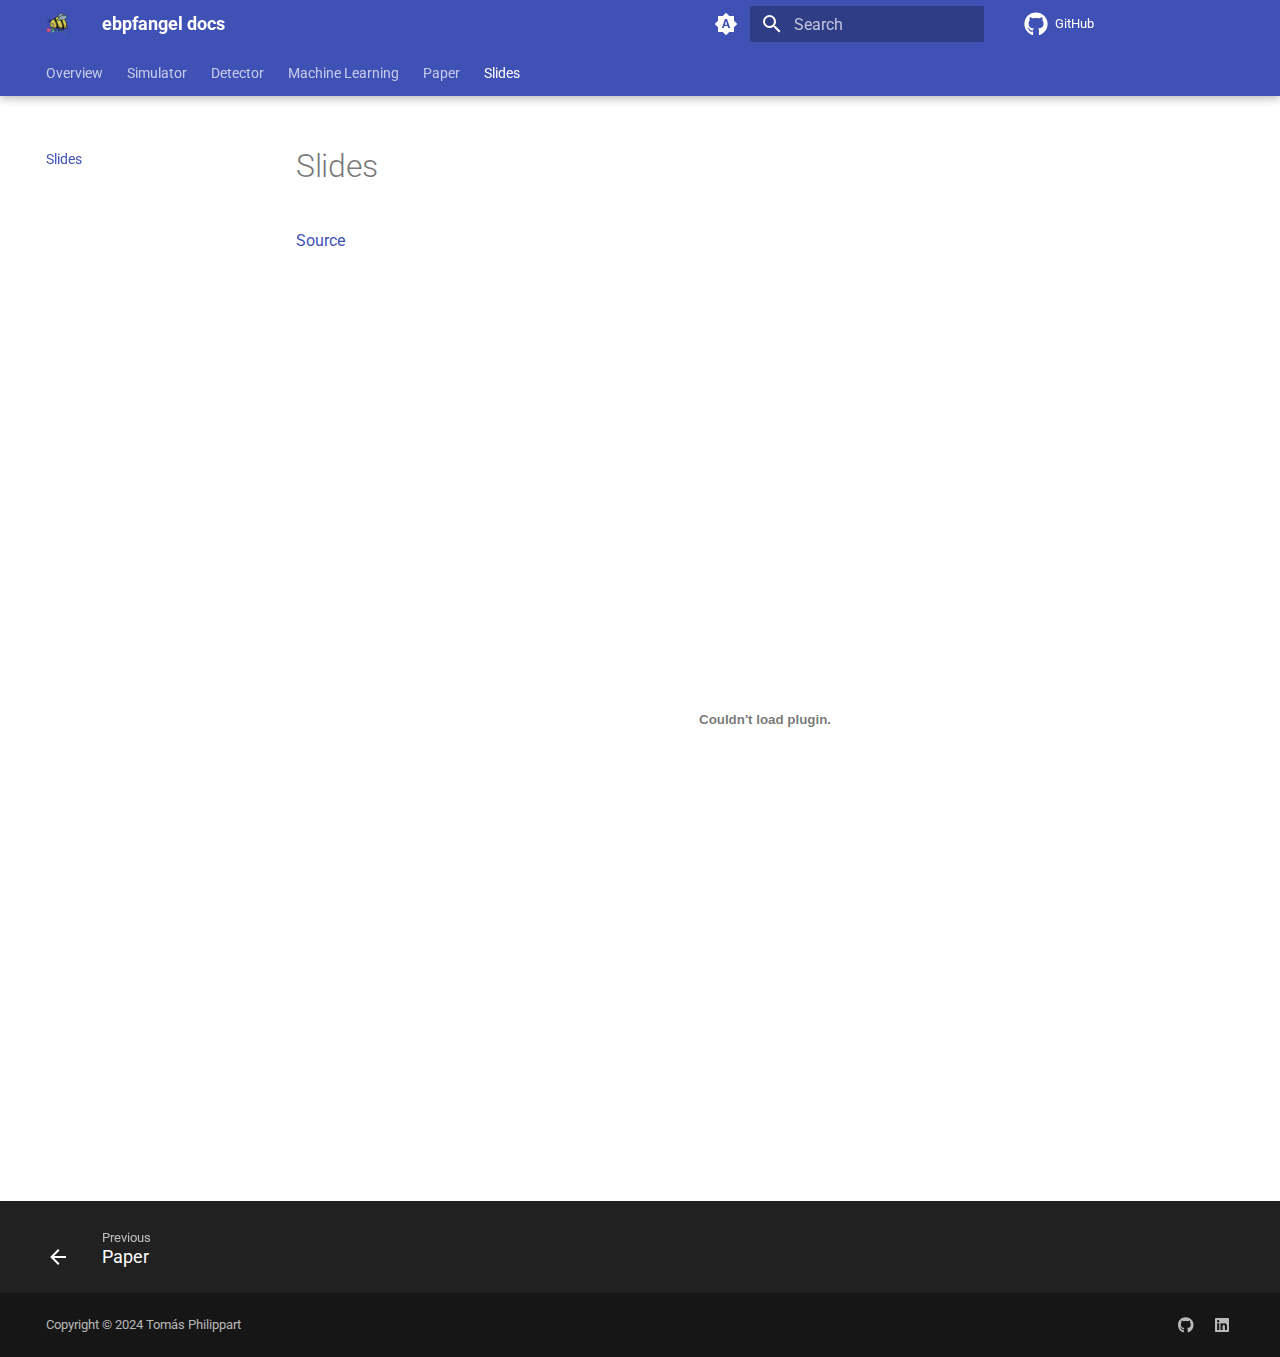
<file: slides/index.html>
<!doctype html>
<html lang="en" class="no-js">
  <head>
    
      <meta charset="utf-8">
      <meta name="viewport" content="width=device-width,initial-scale=1">
      
      
      
        <link rel="canonical" href="https://tomasphilippart.github.io/ebpfangel/slides/">
      
      
        <link rel="prev" href="../paper/">
      
      
      
      <link rel="icon" href="../assets/ebpfangel-bee-logo.png">
      <meta name="generator" content="mkdocs-1.6.1, mkdocs-material-9.5.46">
    
    
      
        <title>Slides - ebpfangel docs</title>
      
    
    
      <link rel="stylesheet" href="../assets/stylesheets/main.6f8fc17f.min.css">
      
        
        <link rel="stylesheet" href="../assets/stylesheets/palette.06af60db.min.css">
      
      


    
    
      
    
    
      
        
        
        <link rel="preconnect" href="https://fonts.gstatic.com" crossorigin>
        <link rel="stylesheet" href="https://fonts.googleapis.com/css?family=Roboto:300,300i,400,400i,700,700i%7CRoboto+Mono:400,400i,700,700i&display=fallback">
        <style>:root{--md-text-font:"Roboto";--md-code-font:"Roboto Mono"}</style>
      
    
    
      <link rel="stylesheet" href="../stylesheets/extra.css">
    
    <script>__md_scope=new URL("..",location),__md_hash=e=>[...e].reduce(((e,_)=>(e<<5)-e+_.charCodeAt(0)),0),__md_get=(e,_=localStorage,t=__md_scope)=>JSON.parse(_.getItem(t.pathname+"."+e)),__md_set=(e,_,t=localStorage,a=__md_scope)=>{try{t.setItem(a.pathname+"."+e,JSON.stringify(_))}catch(e){}}</script>
    
      

    
    
    
  </head>
  
  
    
    
      
    
    
    
    
    <body dir="ltr" data-md-color-scheme="custom" data-md-color-primary="indigo" data-md-color-accent="indigo">
  
    
    <input class="md-toggle" data-md-toggle="drawer" type="checkbox" id="__drawer" autocomplete="off">
    <input class="md-toggle" data-md-toggle="search" type="checkbox" id="__search" autocomplete="off">
    <label class="md-overlay" for="__drawer"></label>
    <div data-md-component="skip">
      
    </div>
    <div data-md-component="announce">
      
    </div>
    
    
      

  

<header class="md-header md-header--shadow md-header--lifted" data-md-component="header">
  <nav class="md-header__inner md-grid" aria-label="Header">
    <a href=".." title="ebpfangel docs" class="md-header__button md-logo" aria-label="ebpfangel docs" data-md-component="logo">
      
  <img src="../assets/ebpfangel-bee-logo.png" alt="logo">

    </a>
    <label class="md-header__button md-icon" for="__drawer">
      
      <svg xmlns="http://www.w3.org/2000/svg" viewBox="0 0 24 24"><path d="M3 6h18v2H3zm0 5h18v2H3zm0 5h18v2H3z"/></svg>
    </label>
    <div class="md-header__title" data-md-component="header-title">
      <div class="md-header__ellipsis">
        <div class="md-header__topic">
          <span class="md-ellipsis">
            ebpfangel docs
          </span>
        </div>
        <div class="md-header__topic" data-md-component="header-topic">
          <span class="md-ellipsis">
            
              Slides
            
          </span>
        </div>
      </div>
    </div>
    
      
        <form class="md-header__option" data-md-component="palette">
  
    
    
    
    <input class="md-option" data-md-color-media="(prefers-color-scheme)" data-md-color-scheme="custom" data-md-color-primary="indigo" data-md-color-accent="indigo"  aria-label="Switch to auto mode"  type="radio" name="__palette" id="__palette_0">
    
      <label class="md-header__button md-icon" title="Switch to auto mode" for="__palette_1" hidden>
        <svg xmlns="http://www.w3.org/2000/svg" viewBox="0 0 24 24"><path d="m14.3 16-.7-2h-3.2l-.7 2H7.8L11 7h2l3.2 9zM20 8.69V4h-4.69L12 .69 8.69 4H4v4.69L.69 12 4 15.31V20h4.69L12 23.31 15.31 20H20v-4.69L23.31 12zm-9.15 3.96h2.3L12 9z"/></svg>
      </label>
    
  
    
    
    
    <input class="md-option" data-md-color-media="(prefers-color-scheme: light)" data-md-color-scheme="default" data-md-color-primary="indigo" data-md-color-accent="indigo"  aria-label="Switch to dark mode"  type="radio" name="__palette" id="__palette_1">
    
      <label class="md-header__button md-icon" title="Switch to dark mode" for="__palette_2" hidden>
        <svg xmlns="http://www.w3.org/2000/svg" viewBox="0 0 24 24"><path d="m17.75 4.09-2.53 1.94.91 3.06-2.63-1.81-2.63 1.81.91-3.06-2.53-1.94L12.44 4l1.06-3 1.06 3zm3.5 6.91-1.64 1.25.59 1.98-1.7-1.17-1.7 1.17.59-1.98L15.75 11l2.06-.05L18.5 9l.69 1.95zm-2.28 4.95c.83-.08 1.72 1.1 1.19 1.85-.32.45-.66.87-1.08 1.27C15.17 23 8.84 23 4.94 19.07c-3.91-3.9-3.91-10.24 0-14.14.4-.4.82-.76 1.27-1.08.75-.53 1.93.36 1.85 1.19-.27 2.86.69 5.83 2.89 8.02a9.96 9.96 0 0 0 8.02 2.89m-1.64 2.02a12.08 12.08 0 0 1-7.8-3.47c-2.17-2.19-3.33-5-3.49-7.82-2.81 3.14-2.7 7.96.31 10.98 3.02 3.01 7.84 3.12 10.98.31"/></svg>
      </label>
    
  
    
    
    
    <input class="md-option" data-md-color-media="(prefers-color-scheme: dark)" data-md-color-scheme="slate" data-md-color-primary="indigo" data-md-color-accent="indigo"  aria-label="Switch to light mode"  type="radio" name="__palette" id="__palette_2">
    
      <label class="md-header__button md-icon" title="Switch to light mode" for="__palette_0" hidden>
        <svg xmlns="http://www.w3.org/2000/svg" viewBox="0 0 24 24"><path d="M12 7a5 5 0 0 1 5 5 5 5 0 0 1-5 5 5 5 0 0 1-5-5 5 5 0 0 1 5-5m0 2a3 3 0 0 0-3 3 3 3 0 0 0 3 3 3 3 0 0 0 3-3 3 3 0 0 0-3-3m0-7 2.39 3.42C13.65 5.15 12.84 5 12 5s-1.65.15-2.39.42zM3.34 7l4.16-.35A7.2 7.2 0 0 0 5.94 8.5c-.44.74-.69 1.5-.83 2.29zm.02 10 1.76-3.77a7.131 7.131 0 0 0 2.38 4.14zM20.65 7l-1.77 3.79a7.02 7.02 0 0 0-2.38-4.15zm-.01 10-4.14.36c.59-.51 1.12-1.14 1.54-1.86.42-.73.69-1.5.83-2.29zM12 22l-2.41-3.44c.74.27 1.55.44 2.41.44.82 0 1.63-.17 2.37-.44z"/></svg>
      </label>
    
  
</form>
      
    
    
      <script>var palette=__md_get("__palette");if(palette&&palette.color){if("(prefers-color-scheme)"===palette.color.media){var media=matchMedia("(prefers-color-scheme: light)"),input=document.querySelector(media.matches?"[data-md-color-media='(prefers-color-scheme: light)']":"[data-md-color-media='(prefers-color-scheme: dark)']");palette.color.media=input.getAttribute("data-md-color-media"),palette.color.scheme=input.getAttribute("data-md-color-scheme"),palette.color.primary=input.getAttribute("data-md-color-primary"),palette.color.accent=input.getAttribute("data-md-color-accent")}for(var[key,value]of Object.entries(palette.color))document.body.setAttribute("data-md-color-"+key,value)}</script>
    
    
    
      <label class="md-header__button md-icon" for="__search">
        
        <svg xmlns="http://www.w3.org/2000/svg" viewBox="0 0 24 24"><path d="M9.5 3A6.5 6.5 0 0 1 16 9.5c0 1.61-.59 3.09-1.56 4.23l.27.27h.79l5 5-1.5 1.5-5-5v-.79l-.27-.27A6.52 6.52 0 0 1 9.5 16 6.5 6.5 0 0 1 3 9.5 6.5 6.5 0 0 1 9.5 3m0 2C7 5 5 7 5 9.5S7 14 9.5 14 14 12 14 9.5 12 5 9.5 5"/></svg>
      </label>
      <div class="md-search" data-md-component="search" role="dialog">
  <label class="md-search__overlay" for="__search"></label>
  <div class="md-search__inner" role="search">
    <form class="md-search__form" name="search">
      <input type="text" class="md-search__input" name="query" aria-label="Search" placeholder="Search" autocapitalize="off" autocorrect="off" autocomplete="off" spellcheck="false" data-md-component="search-query" required>
      <label class="md-search__icon md-icon" for="__search">
        
        <svg xmlns="http://www.w3.org/2000/svg" viewBox="0 0 24 24"><path d="M9.5 3A6.5 6.5 0 0 1 16 9.5c0 1.61-.59 3.09-1.56 4.23l.27.27h.79l5 5-1.5 1.5-5-5v-.79l-.27-.27A6.52 6.52 0 0 1 9.5 16 6.5 6.5 0 0 1 3 9.5 6.5 6.5 0 0 1 9.5 3m0 2C7 5 5 7 5 9.5S7 14 9.5 14 14 12 14 9.5 12 5 9.5 5"/></svg>
        
        <svg xmlns="http://www.w3.org/2000/svg" viewBox="0 0 24 24"><path d="M20 11v2H8l5.5 5.5-1.42 1.42L4.16 12l7.92-7.92L13.5 5.5 8 11z"/></svg>
      </label>
      <nav class="md-search__options" aria-label="Search">
        
        <button type="reset" class="md-search__icon md-icon" title="Clear" aria-label="Clear" tabindex="-1">
          
          <svg xmlns="http://www.w3.org/2000/svg" viewBox="0 0 24 24"><path d="M19 6.41 17.59 5 12 10.59 6.41 5 5 6.41 10.59 12 5 17.59 6.41 19 12 13.41 17.59 19 19 17.59 13.41 12z"/></svg>
        </button>
      </nav>
      
    </form>
    <div class="md-search__output">
      <div class="md-search__scrollwrap" tabindex="0" data-md-scrollfix>
        <div class="md-search-result" data-md-component="search-result">
          <div class="md-search-result__meta">
            Initializing search
          </div>
          <ol class="md-search-result__list" role="presentation"></ol>
        </div>
      </div>
    </div>
  </div>
</div>
    
    
      <div class="md-header__source">
        <a href="https://github.com/TomasPhilippart/ebpfangel" title="Go to repository" class="md-source" data-md-component="source">
  <div class="md-source__icon md-icon">
    
    <svg xmlns="http://www.w3.org/2000/svg" viewBox="0 0 496 512"><!--! Font Awesome Free 6.7.1 by @fontawesome - https://fontawesome.com License - https://fontawesome.com/license/free (Icons: CC BY 4.0, Fonts: SIL OFL 1.1, Code: MIT License) Copyright 2024 Fonticons, Inc.--><path d="M165.9 397.4c0 2-2.3 3.6-5.2 3.6-3.3.3-5.6-1.3-5.6-3.6 0-2 2.3-3.6 5.2-3.6 3-.3 5.6 1.3 5.6 3.6m-31.1-4.5c-.7 2 1.3 4.3 4.3 4.9 2.6 1 5.6 0 6.2-2s-1.3-4.3-4.3-5.2c-2.6-.7-5.5.3-6.2 2.3m44.2-1.7c-2.9.7-4.9 2.6-4.6 4.9.3 2 2.9 3.3 5.9 2.6 2.9-.7 4.9-2.6 4.6-4.6-.3-1.9-3-3.2-5.9-2.9M244.8 8C106.1 8 0 113.3 0 252c0 110.9 69.8 205.8 169.5 239.2 12.8 2.3 17.3-5.6 17.3-12.1 0-6.2-.3-40.4-.3-61.4 0 0-70 15-84.7-29.8 0 0-11.4-29.1-27.8-36.6 0 0-22.9-15.7 1.6-15.4 0 0 24.9 2 38.6 25.8 21.9 38.6 58.6 27.5 72.9 20.9 2.3-16 8.8-27.1 16-33.7-55.9-6.2-112.3-14.3-112.3-110.5 0-27.5 7.6-41.3 23.6-58.9-2.6-6.5-11.1-33.3 2.6-67.9 20.9-6.5 69 27 69 27 20-5.6 41.5-8.5 62.8-8.5s42.8 2.9 62.8 8.5c0 0 48.1-33.6 69-27 13.7 34.7 5.2 61.4 2.6 67.9 16 17.7 25.8 31.5 25.8 58.9 0 96.5-58.9 104.2-114.8 110.5 9.2 7.9 17 22.9 17 46.4 0 33.7-.3 75.4-.3 83.6 0 6.5 4.6 14.4 17.3 12.1C428.2 457.8 496 362.9 496 252 496 113.3 383.5 8 244.8 8M97.2 352.9c-1.3 1-1 3.3.7 5.2 1.6 1.6 3.9 2.3 5.2 1 1.3-1 1-3.3-.7-5.2-1.6-1.6-3.9-2.3-5.2-1m-10.8-8.1c-.7 1.3.3 2.9 2.3 3.9 1.6 1 3.6.7 4.3-.7.7-1.3-.3-2.9-2.3-3.9-2-.6-3.6-.3-4.3.7m32.4 35.6c-1.6 1.3-1 4.3 1.3 6.2 2.3 2.3 5.2 2.6 6.5 1 1.3-1.3.7-4.3-1.3-6.2-2.2-2.3-5.2-2.6-6.5-1m-11.4-14.7c-1.6 1-1.6 3.6 0 5.9s4.3 3.3 5.6 2.3c1.6-1.3 1.6-3.9 0-6.2-1.4-2.3-4-3.3-5.6-2"/></svg>
  </div>
  <div class="md-source__repository">
    GitHub
  </div>
</a>
      </div>
    
  </nav>
  
    
      
<nav class="md-tabs" aria-label="Tabs" data-md-component="tabs">
  <div class="md-grid">
    <ul class="md-tabs__list">
      
        
  
  
  
    <li class="md-tabs__item">
      <a href=".." class="md-tabs__link">
        
  
    
  
  Overview

      </a>
    </li>
  

      
        
  
  
  
    <li class="md-tabs__item">
      <a href="../simulator/" class="md-tabs__link">
        
  
    
  
  Simulator

      </a>
    </li>
  

      
        
  
  
  
    <li class="md-tabs__item">
      <a href="../detector/" class="md-tabs__link">
        
  
    
  
  Detector

      </a>
    </li>
  

      
        
  
  
  
    <li class="md-tabs__item">
      <a href="../machinelearning/" class="md-tabs__link">
        
  
    
  
  Machine Learning

      </a>
    </li>
  

      
        
  
  
  
    <li class="md-tabs__item">
      <a href="../paper/" class="md-tabs__link">
        
  
    
  
  Paper

      </a>
    </li>
  

      
        
  
  
    
  
  
    <li class="md-tabs__item md-tabs__item--active">
      <a href="./" class="md-tabs__link">
        
  
    
  
  Slides

      </a>
    </li>
  

      
    </ul>
  </div>
</nav>
    
  
</header>
    
    <div class="md-container" data-md-component="container">
      
      
        
      
      <main class="md-main" data-md-component="main">
        <div class="md-main__inner md-grid">
          
            
              
              <div class="md-sidebar md-sidebar--primary" data-md-component="sidebar" data-md-type="navigation" >
                <div class="md-sidebar__scrollwrap">
                  <div class="md-sidebar__inner">
                    


  


  

<nav class="md-nav md-nav--primary md-nav--lifted md-nav--integrated" aria-label="Navigation" data-md-level="0">
  <label class="md-nav__title" for="__drawer">
    <a href=".." title="ebpfangel docs" class="md-nav__button md-logo" aria-label="ebpfangel docs" data-md-component="logo">
      
  <img src="../assets/ebpfangel-bee-logo.png" alt="logo">

    </a>
    ebpfangel docs
  </label>
  
    <div class="md-nav__source">
      <a href="https://github.com/TomasPhilippart/ebpfangel" title="Go to repository" class="md-source" data-md-component="source">
  <div class="md-source__icon md-icon">
    
    <svg xmlns="http://www.w3.org/2000/svg" viewBox="0 0 496 512"><!--! Font Awesome Free 6.7.1 by @fontawesome - https://fontawesome.com License - https://fontawesome.com/license/free (Icons: CC BY 4.0, Fonts: SIL OFL 1.1, Code: MIT License) Copyright 2024 Fonticons, Inc.--><path d="M165.9 397.4c0 2-2.3 3.6-5.2 3.6-3.3.3-5.6-1.3-5.6-3.6 0-2 2.3-3.6 5.2-3.6 3-.3 5.6 1.3 5.6 3.6m-31.1-4.5c-.7 2 1.3 4.3 4.3 4.9 2.6 1 5.6 0 6.2-2s-1.3-4.3-4.3-5.2c-2.6-.7-5.5.3-6.2 2.3m44.2-1.7c-2.9.7-4.9 2.6-4.6 4.9.3 2 2.9 3.3 5.9 2.6 2.9-.7 4.9-2.6 4.6-4.6-.3-1.9-3-3.2-5.9-2.9M244.8 8C106.1 8 0 113.3 0 252c0 110.9 69.8 205.8 169.5 239.2 12.8 2.3 17.3-5.6 17.3-12.1 0-6.2-.3-40.4-.3-61.4 0 0-70 15-84.7-29.8 0 0-11.4-29.1-27.8-36.6 0 0-22.9-15.7 1.6-15.4 0 0 24.9 2 38.6 25.8 21.9 38.6 58.6 27.5 72.9 20.9 2.3-16 8.8-27.1 16-33.7-55.9-6.2-112.3-14.3-112.3-110.5 0-27.5 7.6-41.3 23.6-58.9-2.6-6.5-11.1-33.3 2.6-67.9 20.9-6.5 69 27 69 27 20-5.6 41.5-8.5 62.8-8.5s42.8 2.9 62.8 8.5c0 0 48.1-33.6 69-27 13.7 34.7 5.2 61.4 2.6 67.9 16 17.7 25.8 31.5 25.8 58.9 0 96.5-58.9 104.2-114.8 110.5 9.2 7.9 17 22.9 17 46.4 0 33.7-.3 75.4-.3 83.6 0 6.5 4.6 14.4 17.3 12.1C428.2 457.8 496 362.9 496 252 496 113.3 383.5 8 244.8 8M97.2 352.9c-1.3 1-1 3.3.7 5.2 1.6 1.6 3.9 2.3 5.2 1 1.3-1 1-3.3-.7-5.2-1.6-1.6-3.9-2.3-5.2-1m-10.8-8.1c-.7 1.3.3 2.9 2.3 3.9 1.6 1 3.6.7 4.3-.7.7-1.3-.3-2.9-2.3-3.9-2-.6-3.6-.3-4.3.7m32.4 35.6c-1.6 1.3-1 4.3 1.3 6.2 2.3 2.3 5.2 2.6 6.5 1 1.3-1.3.7-4.3-1.3-6.2-2.2-2.3-5.2-2.6-6.5-1m-11.4-14.7c-1.6 1-1.6 3.6 0 5.9s4.3 3.3 5.6 2.3c1.6-1.3 1.6-3.9 0-6.2-1.4-2.3-4-3.3-5.6-2"/></svg>
  </div>
  <div class="md-source__repository">
    GitHub
  </div>
</a>
    </div>
  
  <ul class="md-nav__list" data-md-scrollfix>
    
      
      
  
  
  
  
    <li class="md-nav__item">
      <a href=".." class="md-nav__link">
        
  
  <span class="md-ellipsis">
    Overview
  </span>
  

      </a>
    </li>
  

    
      
      
  
  
  
  
    <li class="md-nav__item">
      <a href="../simulator/" class="md-nav__link">
        
  
  <span class="md-ellipsis">
    Simulator
  </span>
  

      </a>
    </li>
  

    
      
      
  
  
  
  
    <li class="md-nav__item">
      <a href="../detector/" class="md-nav__link">
        
  
  <span class="md-ellipsis">
    Detector
  </span>
  

      </a>
    </li>
  

    
      
      
  
  
  
  
    <li class="md-nav__item">
      <a href="../machinelearning/" class="md-nav__link">
        
  
  <span class="md-ellipsis">
    Machine Learning
  </span>
  

      </a>
    </li>
  

    
      
      
  
  
  
  
    <li class="md-nav__item">
      <a href="../paper/" class="md-nav__link">
        
  
  <span class="md-ellipsis">
    Paper
  </span>
  

      </a>
    </li>
  

    
      
      
  
  
    
  
  
  
    <li class="md-nav__item md-nav__item--active">
      
      <input class="md-nav__toggle md-toggle" type="checkbox" id="__toc">
      
      
      
      <a href="./" class="md-nav__link md-nav__link--active">
        
  
  <span class="md-ellipsis">
    Slides
  </span>
  

      </a>
      
    </li>
  

    
  </ul>
</nav>
                  </div>
                </div>
              </div>
            
            
          
          
            <div class="md-content" data-md-component="content">
              <article class="md-content__inner md-typeset">
                
                  

  
  


  <h1>Slides</h1>

<div><p><a href="https://github.com/TomasPhilippart/ebpfangel/blob/main/docs/ebpfangel-presentation.pdf">Source</a></p>
<p><embed alt="Embedded slide" src="../ebpfangel-presentation.pdf" style="min-height:100vh;width:100%" type="application/pdf"></embed></p></div>












                
              </article>
            </div>
          
          
<script>var target=document.getElementById(location.hash.slice(1));target&&target.name&&(target.checked=target.name.startsWith("__tabbed_"))</script>
        </div>
        
          <button type="button" class="md-top md-icon" data-md-component="top" hidden>
  
  <svg xmlns="http://www.w3.org/2000/svg" viewBox="0 0 24 24"><path d="M13 20h-2V8l-5.5 5.5-1.42-1.42L12 4.16l7.92 7.92-1.42 1.42L13 8z"/></svg>
  Back to top
</button>
        
      </main>
      
        <footer class="md-footer">
  
    
      
      <nav class="md-footer__inner md-grid" aria-label="Footer" >
        
          
          <a href="../paper/" class="md-footer__link md-footer__link--prev" aria-label="Previous: Paper">
            <div class="md-footer__button md-icon">
              
              <svg xmlns="http://www.w3.org/2000/svg" viewBox="0 0 24 24"><path d="M20 11v2H8l5.5 5.5-1.42 1.42L4.16 12l7.92-7.92L13.5 5.5 8 11z"/></svg>
            </div>
            <div class="md-footer__title">
              <span class="md-footer__direction">
                Previous
              </span>
              <div class="md-ellipsis">
                Paper
              </div>
            </div>
          </a>
        
        
      </nav>
    
  
  <div class="md-footer-meta md-typeset">
    <div class="md-footer-meta__inner md-grid">
      <div class="md-copyright">
  
    <div class="md-copyright__highlight">
      Copyright &copy; 2024 Tomás Philippart
    </div>
  
  
</div>
      
        <div class="md-social">
  
    
    
    
    
      
      
    
    <a href="https://github.com/TomasPhilippart" target="_blank" rel="noopener" title="github.com" class="md-social__link">
      <svg xmlns="http://www.w3.org/2000/svg" viewBox="0 0 496 512"><!--! Font Awesome Free 6.7.1 by @fontawesome - https://fontawesome.com License - https://fontawesome.com/license/free (Icons: CC BY 4.0, Fonts: SIL OFL 1.1, Code: MIT License) Copyright 2024 Fonticons, Inc.--><path d="M165.9 397.4c0 2-2.3 3.6-5.2 3.6-3.3.3-5.6-1.3-5.6-3.6 0-2 2.3-3.6 5.2-3.6 3-.3 5.6 1.3 5.6 3.6m-31.1-4.5c-.7 2 1.3 4.3 4.3 4.9 2.6 1 5.6 0 6.2-2s-1.3-4.3-4.3-5.2c-2.6-.7-5.5.3-6.2 2.3m44.2-1.7c-2.9.7-4.9 2.6-4.6 4.9.3 2 2.9 3.3 5.9 2.6 2.9-.7 4.9-2.6 4.6-4.6-.3-1.9-3-3.2-5.9-2.9M244.8 8C106.1 8 0 113.3 0 252c0 110.9 69.8 205.8 169.5 239.2 12.8 2.3 17.3-5.6 17.3-12.1 0-6.2-.3-40.4-.3-61.4 0 0-70 15-84.7-29.8 0 0-11.4-29.1-27.8-36.6 0 0-22.9-15.7 1.6-15.4 0 0 24.9 2 38.6 25.8 21.9 38.6 58.6 27.5 72.9 20.9 2.3-16 8.8-27.1 16-33.7-55.9-6.2-112.3-14.3-112.3-110.5 0-27.5 7.6-41.3 23.6-58.9-2.6-6.5-11.1-33.3 2.6-67.9 20.9-6.5 69 27 69 27 20-5.6 41.5-8.5 62.8-8.5s42.8 2.9 62.8 8.5c0 0 48.1-33.6 69-27 13.7 34.7 5.2 61.4 2.6 67.9 16 17.7 25.8 31.5 25.8 58.9 0 96.5-58.9 104.2-114.8 110.5 9.2 7.9 17 22.9 17 46.4 0 33.7-.3 75.4-.3 83.6 0 6.5 4.6 14.4 17.3 12.1C428.2 457.8 496 362.9 496 252 496 113.3 383.5 8 244.8 8M97.2 352.9c-1.3 1-1 3.3.7 5.2 1.6 1.6 3.9 2.3 5.2 1 1.3-1 1-3.3-.7-5.2-1.6-1.6-3.9-2.3-5.2-1m-10.8-8.1c-.7 1.3.3 2.9 2.3 3.9 1.6 1 3.6.7 4.3-.7.7-1.3-.3-2.9-2.3-3.9-2-.6-3.6-.3-4.3.7m32.4 35.6c-1.6 1.3-1 4.3 1.3 6.2 2.3 2.3 5.2 2.6 6.5 1 1.3-1.3.7-4.3-1.3-6.2-2.2-2.3-5.2-2.6-6.5-1m-11.4-14.7c-1.6 1-1.6 3.6 0 5.9s4.3 3.3 5.6 2.3c1.6-1.3 1.6-3.9 0-6.2-1.4-2.3-4-3.3-5.6-2"/></svg>
    </a>
  
    
    
    
    
      
      
    
    <a href="https://linkedin.com/in/tomasphilippart" target="_blank" rel="noopener" title="linkedin.com" class="md-social__link">
      <svg xmlns="http://www.w3.org/2000/svg" viewBox="0 0 448 512"><!--! Font Awesome Free 6.7.1 by @fontawesome - https://fontawesome.com License - https://fontawesome.com/license/free (Icons: CC BY 4.0, Fonts: SIL OFL 1.1, Code: MIT License) Copyright 2024 Fonticons, Inc.--><path d="M416 32H31.9C14.3 32 0 46.5 0 64.3v383.4C0 465.5 14.3 480 31.9 480H416c17.6 0 32-14.5 32-32.3V64.3c0-17.8-14.4-32.3-32-32.3M135.4 416H69V202.2h66.5V416zm-33.2-243c-21.3 0-38.5-17.3-38.5-38.5S80.9 96 102.2 96c21.2 0 38.5 17.3 38.5 38.5 0 21.3-17.2 38.5-38.5 38.5m282.1 243h-66.4V312c0-24.8-.5-56.7-34.5-56.7-34.6 0-39.9 27-39.9 54.9V416h-66.4V202.2h63.7v29.2h.9c8.9-16.8 30.6-34.5 62.9-34.5 67.2 0 79.7 44.3 79.7 101.9z"/></svg>
    </a>
  
</div>
      
    </div>
  </div>
</footer>
      
    </div>
    <div class="md-dialog" data-md-component="dialog">
      <div class="md-dialog__inner md-typeset"></div>
    </div>
    
      <div class="md-progress" data-md-component="progress" role="progressbar"></div>
    
    
    <script id="__config" type="application/json">{"base": "..", "features": ["navigation.instant", "navigation.instant.progress", "navigation.tracking", "navigation.tabs.sticky", "toc.integrate", "navigation.top", "navigation.tabs", "toc.follow", "navigation.footer", "navigation.path", "content.code.copy"], "search": "../assets/javascripts/workers/search.6ce7567c.min.js", "translations": {"clipboard.copied": "Copied to clipboard", "clipboard.copy": "Copy to clipboard", "search.result.more.one": "1 more on this page", "search.result.more.other": "# more on this page", "search.result.none": "No matching documents", "search.result.one": "1 matching document", "search.result.other": "# matching documents", "search.result.placeholder": "Type to start searching", "search.result.term.missing": "Missing", "select.version": "Select version"}}</script>
    
    
      <script src="../assets/javascripts/bundle.83f73b43.min.js"></script>
      
    
  </body>
</html>
</file>
<file: stylesheets/extra.css>
[data-md-color-scheme="slate"] {
    --md-primary-fg-color: rgba(0, 0, 0, 0.44);
    --md-hue: 225;
}
</file>
<file: assets/stylesheets/main.6f8fc17f.min.css>
@charset "UTF-8";html{-webkit-text-size-adjust:none;-moz-text-size-adjust:none;text-size-adjust:none;box-sizing:border-box}*,:after,:before{box-sizing:inherit}@media (prefers-reduced-motion){*,:after,:before{transition:none!important}}body{margin:0}a,button,input,label{-webkit-tap-highlight-color:transparent}a{color:inherit;text-decoration:none}hr{border:0;box-sizing:initial;display:block;height:.05rem;overflow:visible;padding:0}small{font-size:80%}sub,sup{line-height:1em}img{border-style:none}table{border-collapse:initial;border-spacing:0}td,th{font-weight:400;vertical-align:top}button{background:#0000;border:0;font-family:inherit;font-size:inherit;margin:0;padding:0}input{border:0;outline:none}:root{--md-primary-fg-color:#4051b5;--md-primary-fg-color--light:#5d6cc0;--md-primary-fg-color--dark:#303fa1;--md-primary-bg-color:#fff;--md-primary-bg-color--light:#ffffffb3;--md-accent-fg-color:#526cfe;--md-accent-fg-color--transparent:#526cfe1a;--md-accent-bg-color:#fff;--md-accent-bg-color--light:#ffffffb3}[data-md-color-scheme=default]{color-scheme:light}[data-md-color-scheme=default] img[src$="#gh-dark-mode-only"],[data-md-color-scheme=default] img[src$="#only-dark"]{display:none}:root,[data-md-color-scheme=default]{--md-hue:225deg;--md-default-fg-color:#000000de;--md-default-fg-color--light:#0000008a;--md-default-fg-color--lighter:#00000052;--md-default-fg-color--lightest:#00000012;--md-default-bg-color:#fff;--md-default-bg-color--light:#ffffffb3;--md-default-bg-color--lighter:#ffffff4d;--md-default-bg-color--lightest:#ffffff1f;--md-code-fg-color:#36464e;--md-code-bg-color:#f5f5f5;--md-code-hl-color:#4287ff;--md-code-hl-color--light:#4287ff1a;--md-code-hl-number-color:#d52a2a;--md-code-hl-special-color:#db1457;--md-code-hl-function-color:#a846b9;--md-code-hl-constant-color:#6e59d9;--md-code-hl-keyword-color:#3f6ec6;--md-code-hl-string-color:#1c7d4d;--md-code-hl-name-color:var(--md-code-fg-color);--md-code-hl-operator-color:var(--md-default-fg-color--light);--md-code-hl-punctuation-color:var(--md-default-fg-color--light);--md-code-hl-comment-color:var(--md-default-fg-color--light);--md-code-hl-generic-color:var(--md-default-fg-color--light);--md-code-hl-variable-color:var(--md-default-fg-color--light);--md-typeset-color:var(--md-default-fg-color);--md-typeset-a-color:var(--md-primary-fg-color);--md-typeset-del-color:#f5503d26;--md-typeset-ins-color:#0bd57026;--md-typeset-kbd-color:#fafafa;--md-typeset-kbd-accent-color:#fff;--md-typeset-kbd-border-color:#b8b8b8;--md-typeset-mark-color:#ffff0080;--md-typeset-table-color:#0000001f;--md-typeset-table-color--light:rgba(0,0,0,.035);--md-admonition-fg-color:var(--md-default-fg-color);--md-admonition-bg-color:var(--md-default-bg-color);--md-warning-fg-color:#000000de;--md-warning-bg-color:#ff9;--md-footer-fg-color:#fff;--md-footer-fg-color--light:#ffffffb3;--md-footer-fg-color--lighter:#ffffff73;--md-footer-bg-color:#000000de;--md-footer-bg-color--dark:#00000052;--md-shadow-z1:0 0.2rem 0.5rem #0000000d,0 0 0.05rem #0000001a;--md-shadow-z2:0 0.2rem 0.5rem #0000001a,0 0 0.05rem #00000040;--md-shadow-z3:0 0.2rem 0.5rem #0003,0 0 0.05rem #00000059}.md-icon svg{fill:currentcolor;display:block;height:1.2rem;width:1.2rem}body{-webkit-font-smoothing:antialiased;-moz-osx-font-smoothing:grayscale;--md-text-font-family:var(--md-text-font,_),-apple-system,BlinkMacSystemFont,Helvetica,Arial,sans-serif;--md-code-font-family:var(--md-code-font,_),SFMono-Regular,Consolas,Menlo,monospace}aside,body,input{font-feature-settings:"kern","liga";color:var(--md-typeset-color);font-family:var(--md-text-font-family)}code,kbd,pre{font-feature-settings:"kern";font-family:var(--md-code-font-family)}:root{--md-typeset-table-sort-icon:url('data:image/svg+xml;charset=utf-8,<svg xmlns="http://www.w3.org/2000/svg" viewBox="0 0 24 24"><path d="m18 21-4-4h3V7h-3l4-4 4 4h-3v10h3M2 19v-2h10v2M2 13v-2h7v2M2 7V5h4v2z"/></svg>');--md-typeset-table-sort-icon--asc:url('data:image/svg+xml;charset=utf-8,<svg xmlns="http://www.w3.org/2000/svg" viewBox="0 0 24 24"><path d="M19 17h3l-4 4-4-4h3V3h2M2 17h10v2H2M6 5v2H2V5m0 6h7v2H2z"/></svg>');--md-typeset-table-sort-icon--desc:url('data:image/svg+xml;charset=utf-8,<svg xmlns="http://www.w3.org/2000/svg" viewBox="0 0 24 24"><path d="M19 7h3l-4-4-4 4h3v14h2M2 17h10v2H2M6 5v2H2V5m0 6h7v2H2z"/></svg>')}.md-typeset{-webkit-print-color-adjust:exact;color-adjust:exact;font-size:.8rem;line-height:1.6}@media print{.md-typeset{font-size:.68rem}}.md-typeset blockquote,.md-typeset dl,.md-typeset figure,.md-typeset ol,.md-typeset pre,.md-typeset ul{margin-bottom:1em;margin-top:1em}.md-typeset h1{color:var(--md-default-fg-color--light);font-size:2em;line-height:1.3;margin:0 0 1.25em}.md-typeset h1,.md-typeset h2{font-weight:300;letter-spacing:-.01em}.md-typeset h2{font-size:1.5625em;line-height:1.4;margin:1.6em 0 .64em}.md-typeset h3{font-size:1.25em;font-weight:400;letter-spacing:-.01em;line-height:1.5;margin:1.6em 0 .8em}.md-typeset h2+h3{margin-top:.8em}.md-typeset h4{font-weight:700;letter-spacing:-.01em;margin:1em 0}.md-typeset h5,.md-typeset h6{color:var(--md-default-fg-color--light);font-size:.8em;font-weight:700;letter-spacing:-.01em;margin:1.25em 0}.md-typeset h5{text-transform:uppercase}.md-typeset h5 code{text-transform:none}.md-typeset hr{border-bottom:.05rem solid var(--md-default-fg-color--lightest);display:flow-root;margin:1.5em 0}.md-typeset a{color:var(--md-typeset-a-color);word-break:break-word}.md-typeset a,.md-typeset a:before{transition:color 125ms}.md-typeset a:focus,.md-typeset a:hover{color:var(--md-accent-fg-color)}.md-typeset a:focus code,.md-typeset a:hover code{background-color:var(--md-accent-fg-color--transparent)}.md-typeset a code{color:currentcolor;transition:background-color 125ms}.md-typeset a.focus-visible{outline-color:var(--md-accent-fg-color);outline-offset:.2rem}.md-typeset code,.md-typeset kbd,.md-typeset pre{color:var(--md-code-fg-color);direction:ltr;font-variant-ligatures:none}@media print{.md-typeset code,.md-typeset kbd,.md-typeset pre{white-space:pre-wrap}}.md-typeset code{background-color:var(--md-code-bg-color);border-radius:.1rem;-webkit-box-decoration-break:clone;box-decoration-break:clone;font-size:.85em;padding:0 .2941176471em;word-break:break-word}.md-typeset code:not(.focus-visible){-webkit-tap-highlight-color:transparent;outline:none}.md-typeset pre{display:flow-root;line-height:1.4;position:relative}.md-typeset pre>code{-webkit-box-decoration-break:slice;box-decoration-break:slice;box-shadow:none;display:block;margin:0;outline-color:var(--md-accent-fg-color);overflow:auto;padding:.7720588235em 1.1764705882em;scrollbar-color:var(--md-default-fg-color--lighter) #0000;scrollbar-width:thin;touch-action:auto;word-break:normal}.md-typeset pre>code:hover{scrollbar-color:var(--md-accent-fg-color) #0000}.md-typeset pre>code::-webkit-scrollbar{height:.2rem;width:.2rem}.md-typeset pre>code::-webkit-scrollbar-thumb{background-color:var(--md-default-fg-color--lighter)}.md-typeset pre>code::-webkit-scrollbar-thumb:hover{background-color:var(--md-accent-fg-color)}.md-typeset kbd{background-color:var(--md-typeset-kbd-color);border-radius:.1rem;box-shadow:0 .1rem 0 .05rem var(--md-typeset-kbd-border-color),0 .1rem 0 var(--md-typeset-kbd-border-color),0 -.1rem .2rem var(--md-typeset-kbd-accent-color) inset;color:var(--md-default-fg-color);display:inline-block;font-size:.75em;padding:0 .6666666667em;vertical-align:text-top;word-break:break-word}.md-typeset mark{background-color:var(--md-typeset-mark-color);-webkit-box-decoration-break:clone;box-decoration-break:clone;color:inherit;word-break:break-word}.md-typeset abbr{border-bottom:.05rem dotted var(--md-default-fg-color--light);cursor:help;text-decoration:none}.md-typeset small{opacity:.75}[dir=ltr] .md-typeset sub,[dir=ltr] .md-typeset sup{margin-left:.078125em}[dir=rtl] .md-typeset sub,[dir=rtl] .md-typeset sup{margin-right:.078125em}[dir=ltr] .md-typeset blockquote{padding-left:.6rem}[dir=rtl] .md-typeset blockquote{padding-right:.6rem}[dir=ltr] .md-typeset blockquote{border-left:.2rem solid var(--md-default-fg-color--lighter)}[dir=rtl] .md-typeset blockquote{border-right:.2rem solid var(--md-default-fg-color--lighter)}.md-typeset blockquote{color:var(--md-default-fg-color--light);margin-left:0;margin-right:0}.md-typeset ul{list-style-type:disc}.md-typeset ul[type]{list-style-type:revert-layer}[dir=ltr] .md-typeset ol,[dir=ltr] .md-typeset ul{margin-left:.625em}[dir=rtl] .md-typeset ol,[dir=rtl] .md-typeset ul{margin-right:.625em}.md-typeset ol,.md-typeset ul{padding:0}.md-typeset ol:not([hidden]),.md-typeset ul:not([hidden]){display:flow-root}.md-typeset ol ol,.md-typeset ul ol{list-style-type:lower-alpha}.md-typeset ol ol ol,.md-typeset ul ol ol{list-style-type:lower-roman}.md-typeset ol ol ol ol,.md-typeset ul ol ol ol{list-style-type:upper-alpha}.md-typeset ol ol ol ol ol,.md-typeset ul ol ol ol ol{list-style-type:upper-roman}.md-typeset ol[type],.md-typeset ul[type]{list-style-type:revert-layer}[dir=ltr] .md-typeset ol li,[dir=ltr] .md-typeset ul li{margin-left:1.25em}[dir=rtl] .md-typeset ol li,[dir=rtl] .md-typeset ul li{margin-right:1.25em}.md-typeset ol li,.md-typeset ul li{margin-bottom:.5em}.md-typeset ol li blockquote,.md-typeset ol li p,.md-typeset ul li blockquote,.md-typeset ul li p{margin:.5em 0}.md-typeset ol li:last-child,.md-typeset ul li:last-child{margin-bottom:0}[dir=ltr] .md-typeset ol li ol,[dir=ltr] .md-typeset ol li ul,[dir=ltr] .md-typeset ul li ol,[dir=ltr] .md-typeset ul li ul{margin-left:.625em}[dir=rtl] .md-typeset ol li ol,[dir=rtl] .md-typeset ol li ul,[dir=rtl] .md-typeset ul li ol,[dir=rtl] .md-typeset ul li ul{margin-right:.625em}.md-typeset ol li ol,.md-typeset ol li ul,.md-typeset ul li ol,.md-typeset ul li ul{margin-bottom:.5em;margin-top:.5em}[dir=ltr] .md-typeset dd{margin-left:1.875em}[dir=rtl] .md-typeset dd{margin-right:1.875em}.md-typeset dd{margin-bottom:1.5em;margin-top:1em}.md-typeset img,.md-typeset svg,.md-typeset video{height:auto;max-width:100%}.md-typeset img[align=left]{margin:1em 1em 1em 0}.md-typeset img[align=right]{margin:1em 0 1em 1em}.md-typeset img[align]:only-child{margin-top:0}.md-typeset figure{display:flow-root;margin:1em auto;max-width:100%;text-align:center;width:-moz-fit-content;width:fit-content}.md-typeset figure img{display:block;margin:0 auto}.md-typeset figcaption{font-style:italic;margin:1em auto;max-width:24rem}.md-typeset iframe{max-width:100%}.md-typeset table:not([class]){background-color:var(--md-default-bg-color);border:.05rem solid var(--md-typeset-table-color);border-radius:.1rem;display:inline-block;font-size:.64rem;max-width:100%;overflow:auto;touch-action:auto}@media print{.md-typeset table:not([class]){display:table}}.md-typeset table:not([class])+*{margin-top:1.5em}.md-typeset table:not([class]) td>:first-child,.md-typeset table:not([class]) th>:first-child{margin-top:0}.md-typeset table:not([class]) td>:last-child,.md-typeset table:not([class]) th>:last-child{margin-bottom:0}.md-typeset table:not([class]) td:not([align]),.md-typeset table:not([class]) th:not([align]){text-align:left}[dir=rtl] .md-typeset table:not([class]) td:not([align]),[dir=rtl] .md-typeset table:not([class]) th:not([align]){text-align:right}.md-typeset table:not([class]) th{font-weight:700;min-width:5rem;padding:.9375em 1.25em;vertical-align:top}.md-typeset table:not([class]) td{border-top:.05rem solid var(--md-typeset-table-color);padding:.9375em 1.25em;vertical-align:top}.md-typeset table:not([class]) tbody tr{transition:background-color 125ms}.md-typeset table:not([class]) tbody tr:hover{background-color:var(--md-typeset-table-color--light);box-shadow:0 .05rem 0 var(--md-default-bg-color) inset}.md-typeset table:not([class]) a{word-break:normal}.md-typeset table th[role=columnheader]{cursor:pointer}[dir=ltr] .md-typeset table th[role=columnheader]:after{margin-left:.5em}[dir=rtl] .md-typeset table th[role=columnheader]:after{margin-right:.5em}.md-typeset table th[role=columnheader]:after{content:"";display:inline-block;height:1.2em;-webkit-mask-image:var(--md-typeset-table-sort-icon);mask-image:var(--md-typeset-table-sort-icon);-webkit-mask-repeat:no-repeat;mask-repeat:no-repeat;-webkit-mask-size:contain;mask-size:contain;transition:background-color 125ms;vertical-align:text-bottom;width:1.2em}.md-typeset table th[role=columnheader]:hover:after{background-color:var(--md-default-fg-color--lighter)}.md-typeset table th[role=columnheader][aria-sort=ascending]:after{background-color:var(--md-default-fg-color--light);-webkit-mask-image:var(--md-typeset-table-sort-icon--asc);mask-image:var(--md-typeset-table-sort-icon--asc)}.md-typeset table th[role=columnheader][aria-sort=descending]:after{background-color:var(--md-default-fg-color--light);-webkit-mask-image:var(--md-typeset-table-sort-icon--desc);mask-image:var(--md-typeset-table-sort-icon--desc)}.md-typeset__scrollwrap{margin:1em -.8rem;overflow-x:auto;touch-action:auto}.md-typeset__table{display:inline-block;margin-bottom:.5em;padding:0 .8rem}@media print{.md-typeset__table{display:block}}html .md-typeset__table table{display:table;margin:0;overflow:hidden;width:100%}@media screen and (max-width:44.984375em){.md-content__inner>pre{margin:1em -.8rem}.md-content__inner>pre code{border-radius:0}}.md-typeset .md-author{border-radius:100%;display:block;flex-shrink:0;height:1.6rem;overflow:hidden;position:relative;transition:color 125ms,transform 125ms;width:1.6rem}.md-typeset .md-author img{display:block}.md-typeset .md-author--more{background:var(--md-default-fg-color--lightest);color:var(--md-default-fg-color--lighter);font-size:.6rem;font-weight:700;line-height:1.6rem;text-align:center}.md-typeset .md-author--long{height:2.4rem;width:2.4rem}.md-typeset a.md-author{transform:scale(1)}.md-typeset a.md-author img{border-radius:100%;filter:grayscale(100%) opacity(75%);transition:filter 125ms}.md-typeset a.md-author:focus,.md-typeset a.md-author:hover{transform:scale(1.1);z-index:1}.md-typeset a.md-author:focus img,.md-typeset a.md-author:hover img{filter:grayscale(0)}.md-banner{background-color:var(--md-footer-bg-color);color:var(--md-footer-fg-color);overflow:auto}@media print{.md-banner{display:none}}.md-banner--warning{background-color:var(--md-warning-bg-color);color:var(--md-warning-fg-color)}.md-banner__inner{font-size:.7rem;margin:.6rem auto;padding:0 .8rem}[dir=ltr] .md-banner__button{float:right}[dir=rtl] .md-banner__button{float:left}.md-banner__button{color:inherit;cursor:pointer;transition:opacity .25s}.no-js .md-banner__button{display:none}.md-banner__button:hover{opacity:.7}html{font-size:125%;height:100%;overflow-x:hidden}@media screen and (min-width:100em){html{font-size:137.5%}}@media screen and (min-width:125em){html{font-size:150%}}body{background-color:var(--md-default-bg-color);display:flex;flex-direction:column;font-size:.5rem;min-height:100%;position:relative;width:100%}@media print{body{display:block}}@media screen and (max-width:59.984375em){body[data-md-scrolllock]{position:fixed}}.md-grid{margin-left:auto;margin-right:auto;max-width:61rem}.md-container{display:flex;flex-direction:column;flex-grow:1}@media print{.md-container{display:block}}.md-main{flex-grow:1}.md-main__inner{display:flex;height:100%;margin-top:1.5rem}.md-ellipsis{overflow:hidden;text-overflow:ellipsis}.md-toggle{display:none}.md-option{height:0;opacity:0;position:absolute;width:0}.md-option:checked+label:not([hidden]){display:block}.md-option.focus-visible+label{outline-color:var(--md-accent-fg-color);outline-style:auto}.md-skip{background-color:var(--md-default-fg-color);border-radius:.1rem;color:var(--md-default-bg-color);font-size:.64rem;margin:.5rem;opacity:0;outline-color:var(--md-accent-fg-color);padding:.3rem .5rem;position:fixed;transform:translateY(.4rem);z-index:-1}.md-skip:focus{opacity:1;transform:translateY(0);transition:transform .25s cubic-bezier(.4,0,.2,1),opacity 175ms 75ms;z-index:10}@page{margin:25mm}:root{--md-clipboard-icon:url('data:image/svg+xml;charset=utf-8,<svg xmlns="http://www.w3.org/2000/svg" viewBox="0 0 24 24"><path d="M19 21H8V7h11m0-2H8a2 2 0 0 0-2 2v14a2 2 0 0 0 2 2h11a2 2 0 0 0 2-2V7a2 2 0 0 0-2-2m-3-4H4a2 2 0 0 0-2 2v14h2V3h12z"/></svg>')}.md-clipboard{border-radius:.1rem;color:var(--md-default-fg-color--lightest);cursor:pointer;height:1.5em;outline-color:var(--md-accent-fg-color);outline-offset:.1rem;position:absolute;right:.5em;top:.5em;transition:color .25s;width:1.5em;z-index:1}@media print{.md-clipboard{display:none}}.md-clipboard:not(.focus-visible){-webkit-tap-highlight-color:transparent;outline:none}:hover>.md-clipboard{color:var(--md-default-fg-color--light)}.md-clipboard:focus,.md-clipboard:hover{color:var(--md-accent-fg-color)}.md-clipboard:after{background-color:currentcolor;content:"";display:block;height:1.125em;margin:0 auto;-webkit-mask-image:var(--md-clipboard-icon);mask-image:var(--md-clipboard-icon);-webkit-mask-position:center;mask-position:center;-webkit-mask-repeat:no-repeat;mask-repeat:no-repeat;-webkit-mask-size:contain;mask-size:contain;width:1.125em}.md-clipboard--inline{cursor:pointer}.md-clipboard--inline code{transition:color .25s,background-color .25s}.md-clipboard--inline:focus code,.md-clipboard--inline:hover code{background-color:var(--md-accent-fg-color--transparent);color:var(--md-accent-fg-color)}.md-typeset .md-code__content{display:grid}@keyframes consent{0%{opacity:0;transform:translateY(100%)}to{opacity:1;transform:translateY(0)}}@keyframes overlay{0%{opacity:0}to{opacity:1}}.md-consent__overlay{animation:overlay .25s both;-webkit-backdrop-filter:blur(.1rem);backdrop-filter:blur(.1rem);background-color:#0000008a;height:100%;opacity:1;position:fixed;top:0;width:100%;z-index:5}.md-consent__inner{animation:consent .5s cubic-bezier(.1,.7,.1,1) both;background-color:var(--md-default-bg-color);border:0;border-radius:.1rem;bottom:0;box-shadow:0 0 .2rem #0000001a,0 .2rem .4rem #0003;max-height:100%;overflow:auto;padding:0;position:fixed;width:100%;z-index:5}.md-consent__form{padding:.8rem}.md-consent__settings{display:none;margin:1em 0}input:checked+.md-consent__settings{display:block}.md-consent__controls{margin-bottom:.8rem}.md-typeset .md-consent__controls .md-button{display:inline}@media screen and (max-width:44.984375em){.md-typeset .md-consent__controls .md-button{display:block;margin-top:.4rem;text-align:center;width:100%}}.md-consent label{cursor:pointer}.md-content{flex-grow:1;min-width:0}.md-content__inner{margin:0 .8rem 1.2rem;padding-top:.6rem}@media screen and (min-width:76.25em){[dir=ltr] .md-sidebar--primary:not([hidden])~.md-content>.md-content__inner{margin-left:1.2rem}[dir=ltr] .md-sidebar--secondary:not([hidden])~.md-content>.md-content__inner,[dir=rtl] .md-sidebar--primary:not([hidden])~.md-content>.md-content__inner{margin-right:1.2rem}[dir=rtl] .md-sidebar--secondary:not([hidden])~.md-content>.md-content__inner{margin-left:1.2rem}}.md-content__inner:before{content:"";display:block;height:.4rem}.md-content__inner>:last-child{margin-bottom:0}[dir=ltr] .md-content__button{float:right}[dir=rtl] .md-content__button{float:left}[dir=ltr] .md-content__button{margin-left:.4rem}[dir=rtl] .md-content__button{margin-right:.4rem}.md-content__button{margin:.4rem 0;padding:0}@media print{.md-content__button{display:none}}.md-typeset .md-content__button{color:var(--md-default-fg-color--lighter)}.md-content__button svg{display:inline;vertical-align:top}[dir=rtl] .md-content__button svg{transform:scaleX(-1)}[dir=ltr] .md-dialog{right:.8rem}[dir=rtl] .md-dialog{left:.8rem}.md-dialog{background-color:var(--md-default-fg-color);border-radius:.1rem;bottom:.8rem;box-shadow:var(--md-shadow-z3);min-width:11.1rem;opacity:0;padding:.4rem .6rem;pointer-events:none;position:fixed;transform:translateY(100%);transition:transform 0ms .4s,opacity .4s;z-index:4}@media print{.md-dialog{display:none}}.md-dialog--active{opacity:1;pointer-events:auto;transform:translateY(0);transition:transform .4s cubic-bezier(.075,.85,.175,1),opacity .4s}.md-dialog__inner{color:var(--md-default-bg-color);font-size:.7rem}.md-feedback{margin:2em 0 1em;text-align:center}.md-feedback fieldset{border:none;margin:0;padding:0}.md-feedback__title{font-weight:700;margin:1em auto}.md-feedback__inner{position:relative}.md-feedback__list{display:flex;flex-wrap:wrap;place-content:baseline center;position:relative}.md-feedback__list:hover .md-icon:not(:disabled){color:var(--md-default-fg-color--lighter)}:disabled .md-feedback__list{min-height:1.8rem}.md-feedback__icon{color:var(--md-default-fg-color--light);cursor:pointer;flex-shrink:0;margin:0 .1rem;transition:color 125ms}.md-feedback__icon:not(:disabled).md-icon:hover{color:var(--md-accent-fg-color)}.md-feedback__icon:disabled{color:var(--md-default-fg-color--lightest);pointer-events:none}.md-feedback__note{opacity:0;position:relative;transform:translateY(.4rem);transition:transform .4s cubic-bezier(.1,.7,.1,1),opacity .15s}.md-feedback__note>*{margin:0 auto;max-width:16rem}:disabled .md-feedback__note{opacity:1;transform:translateY(0)}@media print{.md-feedback{display:none}}.md-footer{background-color:var(--md-footer-bg-color);color:var(--md-footer-fg-color)}@media print{.md-footer{display:none}}.md-footer__inner{justify-content:space-between;overflow:auto;padding:.2rem}.md-footer__inner:not([hidden]){display:flex}.md-footer__link{align-items:end;display:flex;flex-grow:0.01;margin-bottom:.4rem;margin-top:1rem;max-width:100%;outline-color:var(--md-accent-fg-color);overflow:hidden;transition:opacity .25s}.md-footer__link:focus,.md-footer__link:hover{opacity:.7}[dir=rtl] .md-footer__link svg{transform:scaleX(-1)}@media screen and (max-width:44.984375em){.md-footer__link--prev{flex-shrink:0}.md-footer__link--prev .md-footer__title{display:none}}[dir=ltr] .md-footer__link--next{margin-left:auto}[dir=rtl] .md-footer__link--next{margin-right:auto}.md-footer__link--next{text-align:right}[dir=rtl] .md-footer__link--next{text-align:left}.md-footer__title{flex-grow:1;font-size:.9rem;margin-bottom:.7rem;max-width:calc(100% - 2.4rem);padding:0 1rem;white-space:nowrap}.md-footer__button{margin:.2rem;padding:.4rem}.md-footer__direction{font-size:.64rem;opacity:.7}.md-footer-meta{background-color:var(--md-footer-bg-color--dark)}.md-footer-meta__inner{display:flex;flex-wrap:wrap;justify-content:space-between;padding:.2rem}html .md-footer-meta.md-typeset a{color:var(--md-footer-fg-color--light)}html .md-footer-meta.md-typeset a:focus,html .md-footer-meta.md-typeset a:hover{color:var(--md-footer-fg-color)}.md-copyright{color:var(--md-footer-fg-color--lighter);font-size:.64rem;margin:auto .6rem;padding:.4rem 0;width:100%}@media screen and (min-width:45em){.md-copyright{width:auto}}.md-copyright__highlight{color:var(--md-footer-fg-color--light)}.md-social{display:inline-flex;gap:.2rem;margin:0 .4rem;padding:.2rem 0 .6rem}@media screen and (min-width:45em){.md-social{padding:.6rem 0}}.md-social__link{display:inline-block;height:1.6rem;text-align:center;width:1.6rem}.md-social__link:before{line-height:1.9}.md-social__link svg{fill:currentcolor;max-height:.8rem;vertical-align:-25%}.md-typeset .md-button{border:.1rem solid;border-radius:.1rem;color:var(--md-primary-fg-color);cursor:pointer;display:inline-block;font-weight:700;padding:.625em 2em;transition:color 125ms,background-color 125ms,border-color 125ms}.md-typeset .md-button--primary{background-color:var(--md-primary-fg-color);border-color:var(--md-primary-fg-color);color:var(--md-primary-bg-color)}.md-typeset .md-button:focus,.md-typeset .md-button:hover{background-color:var(--md-accent-fg-color);border-color:var(--md-accent-fg-color);color:var(--md-accent-bg-color)}[dir=ltr] .md-typeset .md-input{border-top-left-radius:.1rem}[dir=ltr] .md-typeset .md-input,[dir=rtl] .md-typeset .md-input{border-top-right-radius:.1rem}[dir=rtl] .md-typeset .md-input{border-top-left-radius:.1rem}.md-typeset .md-input{border-bottom:.1rem solid var(--md-default-fg-color--lighter);box-shadow:var(--md-shadow-z1);font-size:.8rem;height:1.8rem;padding:0 .6rem;transition:border .25s,box-shadow .25s}.md-typeset .md-input:focus,.md-typeset .md-input:hover{border-bottom-color:var(--md-accent-fg-color);box-shadow:var(--md-shadow-z2)}.md-typeset .md-input--stretch{width:100%}.md-header{background-color:var(--md-primary-fg-color);box-shadow:0 0 .2rem #0000,0 .2rem .4rem #0000;color:var(--md-primary-bg-color);display:block;left:0;position:sticky;right:0;top:0;z-index:4}@media print{.md-header{display:none}}.md-header[hidden]{transform:translateY(-100%);transition:transform .25s cubic-bezier(.8,0,.6,1),box-shadow .25s}.md-header--shadow{box-shadow:0 0 .2rem #0000001a,0 .2rem .4rem #0003;transition:transform .25s cubic-bezier(.1,.7,.1,1),box-shadow .25s}.md-header__inner{align-items:center;display:flex;padding:0 .2rem}.md-header__button{color:currentcolor;cursor:pointer;margin:.2rem;outline-color:var(--md-accent-fg-color);padding:.4rem;position:relative;transition:opacity .25s;vertical-align:middle;z-index:1}.md-header__button:hover{opacity:.7}.md-header__button:not([hidden]){display:inline-block}.md-header__button:not(.focus-visible){-webkit-tap-highlight-color:transparent;outline:none}.md-header__button.md-logo{margin:.2rem;padding:.4rem}@media screen and (max-width:76.234375em){.md-header__button.md-logo{display:none}}.md-header__button.md-logo img,.md-header__button.md-logo svg{fill:currentcolor;display:block;height:1.2rem;width:auto}@media screen and (min-width:60em){.md-header__button[for=__search]{display:none}}.no-js .md-header__button[for=__search]{display:none}[dir=rtl] .md-header__button[for=__search] svg{transform:scaleX(-1)}@media screen and (min-width:76.25em){.md-header__button[for=__drawer]{display:none}}.md-header__topic{display:flex;max-width:100%;position:absolute;transition:transform .4s cubic-bezier(.1,.7,.1,1),opacity .15s;white-space:nowrap}.md-header__topic+.md-header__topic{opacity:0;pointer-events:none;transform:translateX(1.25rem);transition:transform .4s cubic-bezier(1,.7,.1,.1),opacity .15s;z-index:-1}[dir=rtl] .md-header__topic+.md-header__topic{transform:translateX(-1.25rem)}.md-header__topic:first-child{font-weight:700}[dir=ltr] .md-header__title{margin-left:1rem;margin-right:.4rem}[dir=rtl] .md-header__title{margin-left:.4rem;margin-right:1rem}.md-header__title{flex-grow:1;font-size:.9rem;height:2.4rem;line-height:2.4rem}.md-header__title--active .md-header__topic{opacity:0;pointer-events:none;transform:translateX(-1.25rem);transition:transform .4s cubic-bezier(1,.7,.1,.1),opacity .15s;z-index:-1}[dir=rtl] .md-header__title--active .md-header__topic{transform:translateX(1.25rem)}.md-header__title--active .md-header__topic+.md-header__topic{opacity:1;pointer-events:auto;transform:translateX(0);transition:transform .4s cubic-bezier(.1,.7,.1,1),opacity .15s;z-index:0}.md-header__title>.md-header__ellipsis{height:100%;position:relative;width:100%}.md-header__option{display:flex;flex-shrink:0;max-width:100%;transition:max-width 0ms .25s,opacity .25s .25s;white-space:nowrap}[data-md-toggle=search]:checked~.md-header .md-header__option{max-width:0;opacity:0;transition:max-width 0ms,opacity 0ms}.md-header__option>input{bottom:0}.md-header__source{display:none}@media screen and (min-width:60em){[dir=ltr] .md-header__source{margin-left:1rem}[dir=rtl] .md-header__source{margin-right:1rem}.md-header__source{display:block;max-width:11.7rem;width:11.7rem}}@media screen and (min-width:76.25em){[dir=ltr] .md-header__source{margin-left:1.4rem}[dir=rtl] .md-header__source{margin-right:1.4rem}}.md-meta{color:var(--md-default-fg-color--light);font-size:.7rem;line-height:1.3}.md-meta__list{display:inline-flex;flex-wrap:wrap;list-style:none;margin:0;padding:0}.md-meta__item:not(:last-child):after{content:"·";margin-left:.2rem;margin-right:.2rem}.md-meta__link{color:var(--md-typeset-a-color)}.md-meta__link:focus,.md-meta__link:hover{color:var(--md-accent-fg-color)}.md-draft{background-color:#ff1744;border-radius:.125em;color:#fff;display:inline-block;font-weight:700;padding-left:.5714285714em;padding-right:.5714285714em}:root{--md-nav-icon--prev:url('data:image/svg+xml;charset=utf-8,<svg xmlns="http://www.w3.org/2000/svg" viewBox="0 0 24 24"><path d="M20 11v2H8l5.5 5.5-1.42 1.42L4.16 12l7.92-7.92L13.5 5.5 8 11z"/></svg>');--md-nav-icon--next:url('data:image/svg+xml;charset=utf-8,<svg xmlns="http://www.w3.org/2000/svg" viewBox="0 0 24 24"><path d="M8.59 16.58 13.17 12 8.59 7.41 10 6l6 6-6 6z"/></svg>');--md-toc-icon:url('data:image/svg+xml;charset=utf-8,<svg xmlns="http://www.w3.org/2000/svg" viewBox="0 0 24 24"><path d="M3 9h14V7H3zm0 4h14v-2H3zm0 4h14v-2H3zm16 0h2v-2h-2zm0-10v2h2V7zm0 6h2v-2h-2z"/></svg>')}.md-nav{font-size:.7rem;line-height:1.3}.md-nav__title{color:var(--md-default-fg-color--light);display:block;font-weight:700;overflow:hidden;padding:0 .6rem;text-overflow:ellipsis}.md-nav__title .md-nav__button{display:none}.md-nav__title .md-nav__button img{height:100%;width:auto}.md-nav__title .md-nav__button.md-logo img,.md-nav__title .md-nav__button.md-logo svg{fill:currentcolor;display:block;height:2.4rem;max-width:100%;object-fit:contain;width:auto}.md-nav__list{list-style:none;margin:0;padding:0}.md-nav__link{align-items:flex-start;display:flex;gap:.4rem;margin-top:.625em;scroll-snap-align:start;transition:color 125ms}.md-nav__link--passed{color:var(--md-default-fg-color--light)}.md-nav__item .md-nav__link--active,.md-nav__item .md-nav__link--active code{color:var(--md-typeset-a-color)}.md-nav__link .md-ellipsis{position:relative}[dir=ltr] .md-nav__link .md-icon:last-child{margin-left:auto}[dir=rtl] .md-nav__link .md-icon:last-child{margin-right:auto}.md-nav__link svg{fill:currentcolor;flex-shrink:0;height:1.3em;position:relative}.md-nav__link[for]:focus,.md-nav__link[for]:hover,.md-nav__link[href]:focus,.md-nav__link[href]:hover{color:var(--md-accent-fg-color);cursor:pointer}.md-nav__link.focus-visible{outline-color:var(--md-accent-fg-color);outline-offset:.2rem}.md-nav--primary .md-nav__link[for=__toc]{display:none}.md-nav--primary .md-nav__link[for=__toc] .md-icon:after{background-color:currentcolor;display:block;height:100%;-webkit-mask-image:var(--md-toc-icon);mask-image:var(--md-toc-icon);width:100%}.md-nav--primary .md-nav__link[for=__toc]~.md-nav{display:none}.md-nav__container>.md-nav__link{margin-top:0}.md-nav__container>.md-nav__link:first-child{flex-grow:1;min-width:0}.md-nav__icon{flex-shrink:0}.md-nav__source{display:none}@media screen and (max-width:76.234375em){.md-nav--primary,.md-nav--primary .md-nav{background-color:var(--md-default-bg-color);display:flex;flex-direction:column;height:100%;left:0;position:absolute;right:0;top:0;z-index:1}.md-nav--primary .md-nav__item,.md-nav--primary .md-nav__title{font-size:.8rem;line-height:1.5}.md-nav--primary .md-nav__title{background-color:var(--md-default-fg-color--lightest);color:var(--md-default-fg-color--light);cursor:pointer;height:5.6rem;line-height:2.4rem;padding:3rem .8rem .2rem;position:relative;white-space:nowrap}[dir=ltr] .md-nav--primary .md-nav__title .md-nav__icon{left:.4rem}[dir=rtl] .md-nav--primary .md-nav__title .md-nav__icon{right:.4rem}.md-nav--primary .md-nav__title .md-nav__icon{display:block;height:1.2rem;margin:.2rem;position:absolute;top:.4rem;width:1.2rem}.md-nav--primary .md-nav__title .md-nav__icon:after{background-color:currentcolor;content:"";display:block;height:100%;-webkit-mask-image:var(--md-nav-icon--prev);mask-image:var(--md-nav-icon--prev);-webkit-mask-position:center;mask-position:center;-webkit-mask-repeat:no-repeat;mask-repeat:no-repeat;-webkit-mask-size:contain;mask-size:contain;width:100%}.md-nav--primary .md-nav__title~.md-nav__list{background-color:var(--md-default-bg-color);box-shadow:0 .05rem 0 var(--md-default-fg-color--lightest) inset;overflow-y:auto;scroll-snap-type:y mandatory;touch-action:pan-y}.md-nav--primary .md-nav__title~.md-nav__list>:first-child{border-top:0}.md-nav--primary .md-nav__title[for=__drawer]{background-color:var(--md-primary-fg-color);color:var(--md-primary-bg-color);font-weight:700}.md-nav--primary .md-nav__title .md-logo{display:block;left:.2rem;margin:.2rem;padding:.4rem;position:absolute;right:.2rem;top:.2rem}.md-nav--primary .md-nav__list{flex:1}.md-nav--primary .md-nav__item{border-top:.05rem solid var(--md-default-fg-color--lightest)}.md-nav--primary .md-nav__item--active>.md-nav__link{color:var(--md-typeset-a-color)}.md-nav--primary .md-nav__item--active>.md-nav__link:focus,.md-nav--primary .md-nav__item--active>.md-nav__link:hover{color:var(--md-accent-fg-color)}.md-nav--primary .md-nav__link{margin-top:0;padding:.6rem .8rem}.md-nav--primary .md-nav__link svg{margin-top:.1em}.md-nav--primary .md-nav__link>.md-nav__link{padding:0}[dir=ltr] .md-nav--primary .md-nav__link .md-nav__icon{margin-right:-.2rem}[dir=rtl] .md-nav--primary .md-nav__link .md-nav__icon{margin-left:-.2rem}.md-nav--primary .md-nav__link .md-nav__icon{font-size:1.2rem;height:1.2rem;width:1.2rem}.md-nav--primary .md-nav__link .md-nav__icon:after{background-color:currentcolor;content:"";display:block;height:100%;-webkit-mask-image:var(--md-nav-icon--next);mask-image:var(--md-nav-icon--next);-webkit-mask-position:center;mask-position:center;-webkit-mask-repeat:no-repeat;mask-repeat:no-repeat;-webkit-mask-size:contain;mask-size:contain;width:100%}[dir=rtl] .md-nav--primary .md-nav__icon:after{transform:scale(-1)}.md-nav--primary .md-nav--secondary .md-nav{background-color:initial;position:static}[dir=ltr] .md-nav--primary .md-nav--secondary .md-nav .md-nav__link{padding-left:1.4rem}[dir=rtl] .md-nav--primary .md-nav--secondary .md-nav .md-nav__link{padding-right:1.4rem}[dir=ltr] .md-nav--primary .md-nav--secondary .md-nav .md-nav .md-nav__link{padding-left:2rem}[dir=rtl] .md-nav--primary .md-nav--secondary .md-nav .md-nav .md-nav__link{padding-right:2rem}[dir=ltr] .md-nav--primary .md-nav--secondary .md-nav .md-nav .md-nav .md-nav__link{padding-left:2.6rem}[dir=rtl] .md-nav--primary .md-nav--secondary .md-nav .md-nav .md-nav .md-nav__link{padding-right:2.6rem}[dir=ltr] .md-nav--primary .md-nav--secondary .md-nav .md-nav .md-nav .md-nav .md-nav__link{padding-left:3.2rem}[dir=rtl] .md-nav--primary .md-nav--secondary .md-nav .md-nav .md-nav .md-nav .md-nav__link{padding-right:3.2rem}.md-nav--secondary{background-color:initial}.md-nav__toggle~.md-nav{display:flex;opacity:0;transform:translateX(100%);transition:transform .25s cubic-bezier(.8,0,.6,1),opacity 125ms 50ms}[dir=rtl] .md-nav__toggle~.md-nav{transform:translateX(-100%)}.md-nav__toggle:checked~.md-nav{opacity:1;transform:translateX(0);transition:transform .25s cubic-bezier(.4,0,.2,1),opacity 125ms 125ms}.md-nav__toggle:checked~.md-nav>.md-nav__list{-webkit-backface-visibility:hidden;backface-visibility:hidden}}@media screen and (max-width:59.984375em){.md-nav--primary .md-nav__link[for=__toc]{display:flex}.md-nav--primary .md-nav__link[for=__toc] .md-icon:after{content:""}.md-nav--primary .md-nav__link[for=__toc]+.md-nav__link{display:none}.md-nav--primary .md-nav__link[for=__toc]~.md-nav{display:flex}.md-nav__source{background-color:var(--md-primary-fg-color--dark);color:var(--md-primary-bg-color);display:block;padding:0 .2rem}}@media screen and (min-width:60em) and (max-width:76.234375em){.md-nav--integrated .md-nav__link[for=__toc]{display:flex}.md-nav--integrated .md-nav__link[for=__toc] .md-icon:after{content:""}.md-nav--integrated .md-nav__link[for=__toc]+.md-nav__link{display:none}.md-nav--integrated .md-nav__link[for=__toc]~.md-nav{display:flex}}@media screen and (min-width:60em){.md-nav{margin-bottom:-.4rem}.md-nav--secondary .md-nav__title{background:var(--md-default-bg-color);box-shadow:0 0 .4rem .4rem var(--md-default-bg-color);position:sticky;top:0;z-index:1}.md-nav--secondary .md-nav__title[for=__toc]{scroll-snap-align:start}.md-nav--secondary .md-nav__title .md-nav__icon{display:none}[dir=ltr] .md-nav--secondary .md-nav__list{padding-left:.6rem}[dir=rtl] .md-nav--secondary .md-nav__list{padding-right:.6rem}.md-nav--secondary .md-nav__list{padding-bottom:.4rem}[dir=ltr] .md-nav--secondary .md-nav__item>.md-nav__link{margin-right:.4rem}[dir=rtl] .md-nav--secondary .md-nav__item>.md-nav__link{margin-left:.4rem}}@media screen and (min-width:76.25em){.md-nav{margin-bottom:-.4rem;transition:max-height .25s cubic-bezier(.86,0,.07,1)}.md-nav--primary .md-nav__title{background:var(--md-default-bg-color);box-shadow:0 0 .4rem .4rem var(--md-default-bg-color);position:sticky;top:0;z-index:1}.md-nav--primary .md-nav__title[for=__drawer]{scroll-snap-align:start}.md-nav--primary .md-nav__title .md-nav__icon{display:none}[dir=ltr] .md-nav--primary .md-nav__list{padding-left:.6rem}[dir=rtl] .md-nav--primary .md-nav__list{padding-right:.6rem}.md-nav--primary .md-nav__list{padding-bottom:.4rem}[dir=ltr] .md-nav--primary .md-nav__item>.md-nav__link{margin-right:.4rem}[dir=rtl] .md-nav--primary .md-nav__item>.md-nav__link{margin-left:.4rem}.md-nav__toggle~.md-nav{display:grid;grid-template-rows:0fr;opacity:0;transition:grid-template-rows .25s cubic-bezier(.86,0,.07,1),opacity .25s,visibility 0ms .25s;visibility:collapse}.md-nav__toggle~.md-nav>.md-nav__list{overflow:hidden}.md-nav__toggle.md-toggle--indeterminate~.md-nav,.md-nav__toggle:checked~.md-nav{grid-template-rows:1fr;opacity:1;transition:grid-template-rows .25s cubic-bezier(.86,0,.07,1),opacity .15s .1s,visibility 0ms;visibility:visible}.md-nav__toggle.md-toggle--indeterminate~.md-nav{transition:none}.md-nav__item--nested>.md-nav>.md-nav__title{display:none}.md-nav__item--section{display:block;margin:1.25em 0}.md-nav__item--section:last-child{margin-bottom:0}.md-nav__item--section>.md-nav__link{font-weight:700}.md-nav__item--section>.md-nav__link[for]{color:var(--md-default-fg-color--light)}.md-nav__item--section>.md-nav__link:not(.md-nav__container){pointer-events:none}.md-nav__item--section>.md-nav__link .md-icon,.md-nav__item--section>.md-nav__link>[for]{display:none}[dir=ltr] .md-nav__item--section>.md-nav{margin-left:-.6rem}[dir=rtl] .md-nav__item--section>.md-nav{margin-right:-.6rem}.md-nav__item--section>.md-nav{display:block;opacity:1;visibility:visible}.md-nav__item--section>.md-nav>.md-nav__list>.md-nav__item{padding:0}.md-nav__icon{border-radius:100%;height:.9rem;transition:background-color .25s;width:.9rem}.md-nav__icon:hover{background-color:var(--md-accent-fg-color--transparent)}.md-nav__icon:after{background-color:currentcolor;border-radius:100%;content:"";display:inline-block;height:100%;-webkit-mask-image:var(--md-nav-icon--next);mask-image:var(--md-nav-icon--next);-webkit-mask-position:center;mask-position:center;-webkit-mask-repeat:no-repeat;mask-repeat:no-repeat;-webkit-mask-size:contain;mask-size:contain;transition:transform .25s;vertical-align:-.1rem;width:100%}[dir=rtl] .md-nav__icon:after{transform:rotate(180deg)}.md-nav__item--nested .md-nav__toggle:checked~.md-nav__link .md-nav__icon:after,.md-nav__item--nested .md-toggle--indeterminate~.md-nav__link .md-nav__icon:after{transform:rotate(90deg)}.md-nav--lifted>.md-nav__list>.md-nav__item,.md-nav--lifted>.md-nav__title{display:none}.md-nav--lifted>.md-nav__list>.md-nav__item--active{display:block}.md-nav--lifted>.md-nav__list>.md-nav__item--active>.md-nav__link{background:var(--md-default-bg-color);box-shadow:0 0 .4rem .4rem var(--md-default-bg-color);margin-top:0;position:sticky;top:0;z-index:1}.md-nav--lifted>.md-nav__list>.md-nav__item--active>.md-nav__link:not(.md-nav__container){pointer-events:none}.md-nav--lifted>.md-nav__list>.md-nav__item--active.md-nav__item--section{margin:0}[dir=ltr] .md-nav--lifted>.md-nav__list>.md-nav__item>.md-nav:not(.md-nav--secondary){margin-left:-.6rem}[dir=rtl] .md-nav--lifted>.md-nav__list>.md-nav__item>.md-nav:not(.md-nav--secondary){margin-right:-.6rem}.md-nav--lifted>.md-nav__list>.md-nav__item>[for]{color:var(--md-default-fg-color--light)}.md-nav--lifted .md-nav[data-md-level="1"]{grid-template-rows:1fr;opacity:1;visibility:visible}[dir=ltr] .md-nav--integrated>.md-nav__list>.md-nav__item--active .md-nav--secondary{border-left:.05rem solid var(--md-primary-fg-color)}[dir=rtl] .md-nav--integrated>.md-nav__list>.md-nav__item--active .md-nav--secondary{border-right:.05rem solid var(--md-primary-fg-color)}.md-nav--integrated>.md-nav__list>.md-nav__item--active .md-nav--secondary{display:block;margin-bottom:1.25em;opacity:1;visibility:visible}.md-nav--integrated>.md-nav__list>.md-nav__item--active .md-nav--secondary>.md-nav__list{overflow:visible;padding-bottom:0}.md-nav--integrated>.md-nav__list>.md-nav__item--active .md-nav--secondary>.md-nav__title{display:none}}.md-pagination{font-size:.8rem;font-weight:700;gap:.4rem}.md-pagination,.md-pagination>*{align-items:center;display:flex;justify-content:center}.md-pagination>*{border-radius:.2rem;height:1.8rem;min-width:1.8rem;text-align:center}.md-pagination__current{background-color:var(--md-default-fg-color--lightest);color:var(--md-default-fg-color--light)}.md-pagination__link{transition:color 125ms,background-color 125ms}.md-pagination__link:focus,.md-pagination__link:hover{background-color:var(--md-accent-fg-color--transparent);color:var(--md-accent-fg-color)}.md-pagination__link:focus svg,.md-pagination__link:hover svg{color:var(--md-accent-fg-color)}.md-pagination__link.focus-visible{outline-color:var(--md-accent-fg-color);outline-offset:.2rem}.md-pagination__link svg{fill:currentcolor;color:var(--md-default-fg-color--lighter);display:block;max-height:100%;width:1.2rem}.md-post__back{border-bottom:.05rem solid var(--md-default-fg-color--lightest);margin-bottom:1.2rem;padding-bottom:1.2rem}@media screen and (max-width:76.234375em){.md-post__back{display:none}}[dir=rtl] .md-post__back svg{transform:scaleX(-1)}.md-post__authors{display:flex;flex-direction:column;gap:.6rem;margin:0 .6rem 1.2rem}.md-post .md-post__meta a{transition:color 125ms}.md-post .md-post__meta a:focus,.md-post .md-post__meta a:hover{color:var(--md-accent-fg-color)}.md-post__title{color:var(--md-default-fg-color--light);font-weight:700}.md-post--excerpt{margin-bottom:3.2rem}.md-post--excerpt .md-post__header{align-items:center;display:flex;gap:.6rem;min-height:1.6rem}.md-post--excerpt .md-post__authors{align-items:center;display:inline-flex;flex-direction:row;gap:.2rem;margin:0;min-height:2.4rem}[dir=ltr] .md-post--excerpt .md-post__meta .md-meta__list{margin-right:.4rem}[dir=rtl] .md-post--excerpt .md-post__meta .md-meta__list{margin-left:.4rem}.md-post--excerpt .md-post__content>:first-child{--md-scroll-margin:6rem;margin-top:0}.md-post>.md-nav--secondary{margin:1em 0}.md-profile{align-items:center;display:flex;font-size:.7rem;gap:.6rem;line-height:1.4;width:100%}.md-profile__description{flex-grow:1}.md-content--post{display:flex}@media screen and (max-width:76.234375em){.md-content--post{flex-flow:column-reverse}}.md-content--post>.md-content__inner{min-width:0}@media screen and (min-width:76.25em){[dir=ltr] .md-content--post>.md-content__inner{margin-left:1.2rem}[dir=rtl] .md-content--post>.md-content__inner{margin-right:1.2rem}}@media screen and (max-width:76.234375em){.md-sidebar.md-sidebar--post{padding:0;position:static;width:100%}.md-sidebar.md-sidebar--post .md-sidebar__scrollwrap{overflow:visible}.md-sidebar.md-sidebar--post .md-sidebar__inner{padding:0}.md-sidebar.md-sidebar--post .md-post__meta{margin-left:.6rem;margin-right:.6rem}.md-sidebar.md-sidebar--post .md-nav__item{border:none;display:inline}.md-sidebar.md-sidebar--post .md-nav__list{display:inline-flex;flex-wrap:wrap;gap:.6rem;padding-bottom:.6rem;padding-top:.6rem}.md-sidebar.md-sidebar--post .md-nav__link{padding:0}.md-sidebar.md-sidebar--post .md-nav{height:auto;margin-bottom:0;position:static}}:root{--md-progress-value:0;--md-progress-delay:400ms}.md-progress{background:var(--md-primary-bg-color);height:.075rem;opacity:min(clamp(0,var(--md-progress-value),1),clamp(0,100 - var(--md-progress-value),1));position:fixed;top:0;transform:scaleX(calc(var(--md-progress-value)*1%));transform-origin:left;transition:transform .5s cubic-bezier(.19,1,.22,1),opacity .25s var(--md-progress-delay);width:100%;z-index:4}:root{--md-search-result-icon:url('data:image/svg+xml;charset=utf-8,<svg xmlns="http://www.w3.org/2000/svg" viewBox="0 0 24 24"><path d="M14 2H6a2 2 0 0 0-2 2v16a2 2 0 0 0 2 2h7c-.41-.25-.8-.56-1.14-.9-.33-.33-.61-.7-.86-1.1H6V4h7v5h5v1.18c.71.16 1.39.43 2 .82V8zm6.31 16.9c1.33-2.11.69-4.9-1.4-6.22-2.11-1.33-4.91-.68-6.22 1.4-1.34 2.11-.69 4.89 1.4 6.22 1.46.93 3.32.93 4.79.02L22 23.39 23.39 22zm-3.81.1a2.5 2.5 0 0 1-2.5-2.5 2.5 2.5 0 0 1 2.5-2.5 2.5 2.5 0 0 1 2.5 2.5 2.5 2.5 0 0 1-2.5 2.5"/></svg>')}.md-search{position:relative}@media screen and (min-width:60em){.md-search{padding:.2rem 0}}.no-js .md-search{display:none}.md-search__overlay{opacity:0;z-index:1}@media screen and (max-width:59.984375em){[dir=ltr] .md-search__overlay{left:-2.2rem}[dir=rtl] .md-search__overlay{right:-2.2rem}.md-search__overlay{background-color:var(--md-default-bg-color);border-radius:1rem;height:2rem;overflow:hidden;pointer-events:none;position:absolute;top:-1rem;transform-origin:center;transition:transform .3s .1s,opacity .2s .2s;width:2rem}[data-md-toggle=search]:checked~.md-header .md-search__overlay{opacity:1;transition:transform .4s,opacity .1s}}@media screen and (min-width:60em){[dir=ltr] .md-search__overlay{left:0}[dir=rtl] .md-search__overlay{right:0}.md-search__overlay{background-color:#0000008a;cursor:pointer;height:0;position:fixed;top:0;transition:width 0ms .25s,height 0ms .25s,opacity .25s;width:0}[data-md-toggle=search]:checked~.md-header .md-search__overlay{height:200vh;opacity:1;transition:width 0ms,height 0ms,opacity .25s;width:100%}}@media screen and (max-width:29.984375em){[data-md-toggle=search]:checked~.md-header .md-search__overlay{transform:scale(45)}}@media screen and (min-width:30em) and (max-width:44.984375em){[data-md-toggle=search]:checked~.md-header .md-search__overlay{transform:scale(60)}}@media screen and (min-width:45em) and (max-width:59.984375em){[data-md-toggle=search]:checked~.md-header .md-search__overlay{transform:scale(75)}}.md-search__inner{-webkit-backface-visibility:hidden;backface-visibility:hidden}@media screen and (max-width:59.984375em){[dir=ltr] .md-search__inner{left:0}[dir=rtl] .md-search__inner{right:0}.md-search__inner{height:0;opacity:0;overflow:hidden;position:fixed;top:0;transform:translateX(5%);transition:width 0ms .3s,height 0ms .3s,transform .15s cubic-bezier(.4,0,.2,1) .15s,opacity .15s .15s;width:0;z-index:2}[dir=rtl] .md-search__inner{transform:translateX(-5%)}[data-md-toggle=search]:checked~.md-header .md-search__inner{height:100%;opacity:1;transform:translateX(0);transition:width 0ms 0ms,height 0ms 0ms,transform .15s cubic-bezier(.1,.7,.1,1) .15s,opacity .15s .15s;width:100%}}@media screen and (min-width:60em){[dir=ltr] .md-search__inner{float:right}[dir=rtl] .md-search__inner{float:left}.md-search__inner{padding:.1rem 0;position:relative;transition:width .25s cubic-bezier(.1,.7,.1,1);width:11.7rem}}@media screen and (min-width:60em) and (max-width:76.234375em){[data-md-toggle=search]:checked~.md-header .md-search__inner{width:23.4rem}}@media screen and (min-width:76.25em){[data-md-toggle=search]:checked~.md-header .md-search__inner{width:34.4rem}}.md-search__form{background-color:var(--md-default-bg-color);box-shadow:0 0 .6rem #0000;height:2.4rem;position:relative;transition:color .25s,background-color .25s;z-index:2}@media screen and (min-width:60em){.md-search__form{background-color:#00000042;border-radius:.1rem;height:1.8rem}.md-search__form:hover{background-color:#ffffff1f}}[data-md-toggle=search]:checked~.md-header .md-search__form{background-color:var(--md-default-bg-color);border-radius:.1rem .1rem 0 0;box-shadow:0 0 .6rem #00000012;color:var(--md-default-fg-color)}[dir=ltr] .md-search__input{padding-left:3.6rem;padding-right:2.2rem}[dir=rtl] .md-search__input{padding-left:2.2rem;padding-right:3.6rem}.md-search__input{background:#0000;font-size:.9rem;height:100%;position:relative;text-overflow:ellipsis;width:100%;z-index:2}.md-search__input::placeholder{transition:color .25s}.md-search__input::placeholder,.md-search__input~.md-search__icon{color:var(--md-default-fg-color--light)}.md-search__input::-ms-clear{display:none}@media screen and (max-width:59.984375em){.md-search__input{font-size:.9rem;height:2.4rem;width:100%}}@media screen and (min-width:60em){[dir=ltr] .md-search__input{padding-left:2.2rem}[dir=rtl] .md-search__input{padding-right:2.2rem}.md-search__input{color:inherit;font-size:.8rem}.md-search__input::placeholder{color:var(--md-primary-bg-color--light)}.md-search__input+.md-search__icon{color:var(--md-primary-bg-color)}[data-md-toggle=search]:checked~.md-header .md-search__input{text-overflow:clip}[data-md-toggle=search]:checked~.md-header .md-search__input+.md-search__icon{color:var(--md-default-fg-color--light)}[data-md-toggle=search]:checked~.md-header .md-search__input::placeholder{color:#0000}}.md-search__icon{cursor:pointer;display:inline-block;height:1.2rem;transition:color .25s,opacity .25s;width:1.2rem}.md-search__icon:hover{opacity:.7}[dir=ltr] .md-search__icon[for=__search]{left:.5rem}[dir=rtl] .md-search__icon[for=__search]{right:.5rem}.md-search__icon[for=__search]{position:absolute;top:.3rem;z-index:2}[dir=rtl] .md-search__icon[for=__search] svg{transform:scaleX(-1)}@media screen and (max-width:59.984375em){[dir=ltr] .md-search__icon[for=__search]{left:.8rem}[dir=rtl] .md-search__icon[for=__search]{right:.8rem}.md-search__icon[for=__search]{top:.6rem}.md-search__icon[for=__search] svg:first-child{display:none}}@media screen and (min-width:60em){.md-search__icon[for=__search]{pointer-events:none}.md-search__icon[for=__search] svg:last-child{display:none}}[dir=ltr] .md-search__options{right:.5rem}[dir=rtl] .md-search__options{left:.5rem}.md-search__options{pointer-events:none;position:absolute;top:.3rem;z-index:2}@media screen and (max-width:59.984375em){[dir=ltr] .md-search__options{right:.8rem}[dir=rtl] .md-search__options{left:.8rem}.md-search__options{top:.6rem}}[dir=ltr] .md-search__options>.md-icon{margin-left:.2rem}[dir=rtl] .md-search__options>.md-icon{margin-right:.2rem}.md-search__options>.md-icon{color:var(--md-default-fg-color--light);opacity:0;transform:scale(.75);transition:transform .15s cubic-bezier(.1,.7,.1,1),opacity .15s}.md-search__options>.md-icon:not(.focus-visible){-webkit-tap-highlight-color:transparent;outline:none}[data-md-toggle=search]:checked~.md-header .md-search__input:valid~.md-search__options>.md-icon{opacity:1;pointer-events:auto;transform:scale(1)}[data-md-toggle=search]:checked~.md-header .md-search__input:valid~.md-search__options>.md-icon:hover{opacity:.7}[dir=ltr] .md-search__suggest{padding-left:3.6rem;padding-right:2.2rem}[dir=rtl] .md-search__suggest{padding-left:2.2rem;padding-right:3.6rem}.md-search__suggest{align-items:center;color:var(--md-default-fg-color--lighter);display:flex;font-size:.9rem;height:100%;opacity:0;position:absolute;top:0;transition:opacity 50ms;white-space:nowrap;width:100%}@media screen and (min-width:60em){[dir=ltr] .md-search__suggest{padding-left:2.2rem}[dir=rtl] .md-search__suggest{padding-right:2.2rem}.md-search__suggest{font-size:.8rem}}[data-md-toggle=search]:checked~.md-header .md-search__suggest{opacity:1;transition:opacity .3s .1s}[dir=ltr] .md-search__output{border-bottom-left-radius:.1rem}[dir=ltr] .md-search__output,[dir=rtl] .md-search__output{border-bottom-right-radius:.1rem}[dir=rtl] .md-search__output{border-bottom-left-radius:.1rem}.md-search__output{overflow:hidden;position:absolute;width:100%;z-index:1}@media screen and (max-width:59.984375em){.md-search__output{bottom:0;top:2.4rem}}@media screen and (min-width:60em){.md-search__output{opacity:0;top:1.9rem;transition:opacity .4s}[data-md-toggle=search]:checked~.md-header .md-search__output{box-shadow:var(--md-shadow-z3);opacity:1}}.md-search__scrollwrap{-webkit-backface-visibility:hidden;backface-visibility:hidden;background-color:var(--md-default-bg-color);height:100%;overflow-y:auto;touch-action:pan-y}@media (-webkit-max-device-pixel-ratio:1),(max-resolution:1dppx){.md-search__scrollwrap{transform:translateZ(0)}}@media screen and (min-width:60em) and (max-width:76.234375em){.md-search__scrollwrap{width:23.4rem}}@media screen and (min-width:76.25em){.md-search__scrollwrap{width:34.4rem}}@media screen and (min-width:60em){.md-search__scrollwrap{max-height:0;scrollbar-color:var(--md-default-fg-color--lighter) #0000;scrollbar-width:thin}[data-md-toggle=search]:checked~.md-header .md-search__scrollwrap{max-height:75vh}.md-search__scrollwrap:hover{scrollbar-color:var(--md-accent-fg-color) #0000}.md-search__scrollwrap::-webkit-scrollbar{height:.2rem;width:.2rem}.md-search__scrollwrap::-webkit-scrollbar-thumb{background-color:var(--md-default-fg-color--lighter)}.md-search__scrollwrap::-webkit-scrollbar-thumb:hover{background-color:var(--md-accent-fg-color)}}.md-search-result{color:var(--md-default-fg-color);word-break:break-word}.md-search-result__meta{background-color:var(--md-default-fg-color--lightest);color:var(--md-default-fg-color--light);font-size:.64rem;line-height:1.8rem;padding:0 .8rem;scroll-snap-align:start}@media screen and (min-width:60em){[dir=ltr] .md-search-result__meta{padding-left:2.2rem}[dir=rtl] .md-search-result__meta{padding-right:2.2rem}}.md-search-result__list{list-style:none;margin:0;padding:0;-webkit-user-select:none;user-select:none}.md-search-result__item{box-shadow:0 -.05rem var(--md-default-fg-color--lightest)}.md-search-result__item:first-child{box-shadow:none}.md-search-result__link{display:block;outline:none;scroll-snap-align:start;transition:background-color .25s}.md-search-result__link:focus,.md-search-result__link:hover{background-color:var(--md-accent-fg-color--transparent)}.md-search-result__link:last-child p:last-child{margin-bottom:.6rem}.md-search-result__more>summary{cursor:pointer;display:block;outline:none;position:sticky;scroll-snap-align:start;top:0;z-index:1}.md-search-result__more>summary::marker{display:none}.md-search-result__more>summary::-webkit-details-marker{display:none}.md-search-result__more>summary>div{color:var(--md-typeset-a-color);font-size:.64rem;padding:.75em .8rem;transition:color .25s,background-color .25s}@media screen and (min-width:60em){[dir=ltr] .md-search-result__more>summary>div{padding-left:2.2rem}[dir=rtl] .md-search-result__more>summary>div{padding-right:2.2rem}}.md-search-result__more>summary:focus>div,.md-search-result__more>summary:hover>div{background-color:var(--md-accent-fg-color--transparent);color:var(--md-accent-fg-color)}.md-search-result__more[open]>summary{background-color:var(--md-default-bg-color)}.md-search-result__article{overflow:hidden;padding:0 .8rem;position:relative}@media screen and (min-width:60em){[dir=ltr] .md-search-result__article{padding-left:2.2rem}[dir=rtl] .md-search-result__article{padding-right:2.2rem}}[dir=ltr] .md-search-result__icon{left:0}[dir=rtl] .md-search-result__icon{right:0}.md-search-result__icon{color:var(--md-default-fg-color--light);height:1.2rem;margin:.5rem;position:absolute;width:1.2rem}@media screen and (max-width:59.984375em){.md-search-result__icon{display:none}}.md-search-result__icon:after{background-color:currentcolor;content:"";display:inline-block;height:100%;-webkit-mask-image:var(--md-search-result-icon);mask-image:var(--md-search-result-icon);-webkit-mask-position:center;mask-position:center;-webkit-mask-repeat:no-repeat;mask-repeat:no-repeat;-webkit-mask-size:contain;mask-size:contain;width:100%}[dir=rtl] .md-search-result__icon:after{transform:scaleX(-1)}.md-search-result .md-typeset{color:var(--md-default-fg-color--light);font-size:.64rem;line-height:1.6}.md-search-result .md-typeset h1{color:var(--md-default-fg-color);font-size:.8rem;font-weight:400;line-height:1.4;margin:.55rem 0}.md-search-result .md-typeset h1 mark{text-decoration:none}.md-search-result .md-typeset h2{color:var(--md-default-fg-color);font-size:.64rem;font-weight:700;line-height:1.6;margin:.5em 0}.md-search-result .md-typeset h2 mark{text-decoration:none}.md-search-result__terms{color:var(--md-default-fg-color);display:block;font-size:.64rem;font-style:italic;margin:.5em 0}.md-search-result mark{background-color:initial;color:var(--md-accent-fg-color);text-decoration:underline}.md-select{position:relative;z-index:1}.md-select__inner{background-color:var(--md-default-bg-color);border-radius:.1rem;box-shadow:var(--md-shadow-z2);color:var(--md-default-fg-color);left:50%;margin-top:.2rem;max-height:0;opacity:0;position:absolute;top:calc(100% - .2rem);transform:translate3d(-50%,.3rem,0);transition:transform .25s 375ms,opacity .25s .25s,max-height 0ms .5s}.md-select:focus-within .md-select__inner,.md-select:hover .md-select__inner{max-height:10rem;opacity:1;transform:translate3d(-50%,0,0);transition:transform .25s cubic-bezier(.1,.7,.1,1),opacity .25s,max-height 0ms}.md-select__inner:after{border-bottom:.2rem solid #0000;border-bottom-color:var(--md-default-bg-color);border-left:.2rem solid #0000;border-right:.2rem solid #0000;border-top:0;content:"";height:0;left:50%;margin-left:-.2rem;margin-top:-.2rem;position:absolute;top:0;width:0}.md-select__list{border-radius:.1rem;font-size:.8rem;list-style-type:none;margin:0;max-height:inherit;overflow:auto;padding:0}.md-select__item{line-height:1.8rem}[dir=ltr] .md-select__link{padding-left:.6rem;padding-right:1.2rem}[dir=rtl] .md-select__link{padding-left:1.2rem;padding-right:.6rem}.md-select__link{cursor:pointer;display:block;outline:none;scroll-snap-align:start;transition:background-color .25s,color .25s;width:100%}.md-select__link:focus,.md-select__link:hover{color:var(--md-accent-fg-color)}.md-select__link:focus{background-color:var(--md-default-fg-color--lightest)}.md-sidebar{align-self:flex-start;flex-shrink:0;padding:1.2rem 0;position:sticky;top:2.4rem;width:12.1rem}@media print{.md-sidebar{display:none}}@media screen and (max-width:76.234375em){[dir=ltr] .md-sidebar--primary{left:-12.1rem}[dir=rtl] .md-sidebar--primary{right:-12.1rem}.md-sidebar--primary{background-color:var(--md-default-bg-color);display:block;height:100%;position:fixed;top:0;transform:translateX(0);transition:transform .25s cubic-bezier(.4,0,.2,1),box-shadow .25s;width:12.1rem;z-index:5}[data-md-toggle=drawer]:checked~.md-container .md-sidebar--primary{box-shadow:var(--md-shadow-z3);transform:translateX(12.1rem)}[dir=rtl] [data-md-toggle=drawer]:checked~.md-container .md-sidebar--primary{transform:translateX(-12.1rem)}.md-sidebar--primary .md-sidebar__scrollwrap{bottom:0;left:0;margin:0;overflow:hidden;position:absolute;right:0;scroll-snap-type:none;top:0}}@media screen and (min-width:76.25em){.md-sidebar{height:0}.no-js .md-sidebar{height:auto}.md-header--lifted~.md-container .md-sidebar{top:4.8rem}}.md-sidebar--secondary{display:none;order:2}@media screen and (min-width:60em){.md-sidebar--secondary{height:0}.no-js .md-sidebar--secondary{height:auto}.md-sidebar--secondary:not([hidden]){display:block}.md-sidebar--secondary .md-sidebar__scrollwrap{touch-action:pan-y}}.md-sidebar__scrollwrap{scrollbar-gutter:stable;-webkit-backface-visibility:hidden;backface-visibility:hidden;margin:0 .2rem;overflow-y:auto;scrollbar-color:var(--md-default-fg-color--lighter) #0000;scrollbar-width:thin}.md-sidebar__scrollwrap::-webkit-scrollbar{height:.2rem;width:.2rem}.md-sidebar__scrollwrap:focus-within,.md-sidebar__scrollwrap:hover{scrollbar-color:var(--md-accent-fg-color) #0000}.md-sidebar__scrollwrap:focus-within::-webkit-scrollbar-thumb,.md-sidebar__scrollwrap:hover::-webkit-scrollbar-thumb{background-color:var(--md-default-fg-color--lighter)}.md-sidebar__scrollwrap:focus-within::-webkit-scrollbar-thumb:hover,.md-sidebar__scrollwrap:hover::-webkit-scrollbar-thumb:hover{background-color:var(--md-accent-fg-color)}@supports selector(::-webkit-scrollbar){.md-sidebar__scrollwrap{scrollbar-gutter:auto}[dir=ltr] .md-sidebar__inner{padding-right:calc(100% - 11.5rem)}[dir=rtl] .md-sidebar__inner{padding-left:calc(100% - 11.5rem)}}@media screen and (max-width:76.234375em){.md-overlay{background-color:#0000008a;height:0;opacity:0;position:fixed;top:0;transition:width 0ms .25s,height 0ms .25s,opacity .25s;width:0;z-index:5}[data-md-toggle=drawer]:checked~.md-overlay{height:100%;opacity:1;transition:width 0ms,height 0ms,opacity .25s;width:100%}}@keyframes facts{0%{height:0}to{height:.65rem}}@keyframes fact{0%{opacity:0;transform:translateY(100%)}50%{opacity:0}to{opacity:1;transform:translateY(0)}}:root{--md-source-forks-icon:url('data:image/svg+xml;charset=utf-8,<svg xmlns="http://www.w3.org/2000/svg" viewBox="0 0 16 16"><path d="M5 5.372v.878c0 .414.336.75.75.75h4.5a.75.75 0 0 0 .75-.75v-.878a2.25 2.25 0 1 1 1.5 0v.878a2.25 2.25 0 0 1-2.25 2.25h-1.5v2.128a2.251 2.251 0 1 1-1.5 0V8.5h-1.5A2.25 2.25 0 0 1 3.5 6.25v-.878a2.25 2.25 0 1 1 1.5 0M5 3.25a.75.75 0 1 0-1.5 0 .75.75 0 0 0 1.5 0m6.75.75a.75.75 0 1 0 0-1.5.75.75 0 0 0 0 1.5m-3 8.75a.75.75 0 1 0-1.5 0 .75.75 0 0 0 1.5 0"/></svg>');--md-source-repositories-icon:url('data:image/svg+xml;charset=utf-8,<svg xmlns="http://www.w3.org/2000/svg" viewBox="0 0 16 16"><path d="M2 2.5A2.5 2.5 0 0 1 4.5 0h8.75a.75.75 0 0 1 .75.75v12.5a.75.75 0 0 1-.75.75h-2.5a.75.75 0 0 1 0-1.5h1.75v-2h-8a1 1 0 0 0-.714 1.7.75.75 0 1 1-1.072 1.05A2.5 2.5 0 0 1 2 11.5Zm10.5-1h-8a1 1 0 0 0-1 1v6.708A2.5 2.5 0 0 1 4.5 9h8ZM5 12.25a.25.25 0 0 1 .25-.25h3.5a.25.25 0 0 1 .25.25v3.25a.25.25 0 0 1-.4.2l-1.45-1.087a.25.25 0 0 0-.3 0L5.4 15.7a.25.25 0 0 1-.4-.2Z"/></svg>');--md-source-stars-icon:url('data:image/svg+xml;charset=utf-8,<svg xmlns="http://www.w3.org/2000/svg" viewBox="0 0 16 16"><path d="M8 .25a.75.75 0 0 1 .673.418l1.882 3.815 4.21.612a.75.75 0 0 1 .416 1.279l-3.046 2.97.719 4.192a.751.751 0 0 1-1.088.791L8 12.347l-3.766 1.98a.75.75 0 0 1-1.088-.79l.72-4.194L.818 6.374a.75.75 0 0 1 .416-1.28l4.21-.611L7.327.668A.75.75 0 0 1 8 .25m0 2.445L6.615 5.5a.75.75 0 0 1-.564.41l-3.097.45 2.24 2.184a.75.75 0 0 1 .216.664l-.528 3.084 2.769-1.456a.75.75 0 0 1 .698 0l2.77 1.456-.53-3.084a.75.75 0 0 1 .216-.664l2.24-2.183-3.096-.45a.75.75 0 0 1-.564-.41z"/></svg>');--md-source-version-icon:url('data:image/svg+xml;charset=utf-8,<svg xmlns="http://www.w3.org/2000/svg" viewBox="0 0 16 16"><path d="M1 7.775V2.75C1 1.784 1.784 1 2.75 1h5.025c.464 0 .91.184 1.238.513l6.25 6.25a1.75 1.75 0 0 1 0 2.474l-5.026 5.026a1.75 1.75 0 0 1-2.474 0l-6.25-6.25A1.75 1.75 0 0 1 1 7.775m1.5 0c0 .066.026.13.073.177l6.25 6.25a.25.25 0 0 0 .354 0l5.025-5.025a.25.25 0 0 0 0-.354l-6.25-6.25a.25.25 0 0 0-.177-.073H2.75a.25.25 0 0 0-.25.25ZM6 5a1 1 0 1 1 0 2 1 1 0 0 1 0-2"/></svg>')}.md-source{-webkit-backface-visibility:hidden;backface-visibility:hidden;display:block;font-size:.65rem;line-height:1.2;outline-color:var(--md-accent-fg-color);transition:opacity .25s;white-space:nowrap}.md-source:hover{opacity:.7}.md-source__icon{display:inline-block;height:2.4rem;vertical-align:middle;width:2rem}[dir=ltr] .md-source__icon svg{margin-left:.6rem}[dir=rtl] .md-source__icon svg{margin-right:.6rem}.md-source__icon svg{margin-top:.6rem}[dir=ltr] .md-source__icon+.md-source__repository{padding-left:2rem}[dir=rtl] .md-source__icon+.md-source__repository{padding-right:2rem}[dir=ltr] .md-source__icon+.md-source__repository{margin-left:-2rem}[dir=rtl] .md-source__icon+.md-source__repository{margin-right:-2rem}[dir=ltr] .md-source__repository{margin-left:.6rem}[dir=rtl] .md-source__repository{margin-right:.6rem}.md-source__repository{display:inline-block;max-width:calc(100% - 1.2rem);overflow:hidden;text-overflow:ellipsis;vertical-align:middle}.md-source__facts{display:flex;font-size:.55rem;gap:.4rem;list-style-type:none;margin:.1rem 0 0;opacity:.75;overflow:hidden;padding:0;width:100%}.md-source__repository--active .md-source__facts{animation:facts .25s ease-in}.md-source__fact{overflow:hidden;text-overflow:ellipsis}.md-source__repository--active .md-source__fact{animation:fact .4s ease-out}[dir=ltr] .md-source__fact:before{margin-right:.1rem}[dir=rtl] .md-source__fact:before{margin-left:.1rem}.md-source__fact:before{background-color:currentcolor;content:"";display:inline-block;height:.6rem;-webkit-mask-position:center;mask-position:center;-webkit-mask-repeat:no-repeat;mask-repeat:no-repeat;-webkit-mask-size:contain;mask-size:contain;vertical-align:text-top;width:.6rem}.md-source__fact:nth-child(1n+2){flex-shrink:0}.md-source__fact--version:before{-webkit-mask-image:var(--md-source-version-icon);mask-image:var(--md-source-version-icon)}.md-source__fact--stars:before{-webkit-mask-image:var(--md-source-stars-icon);mask-image:var(--md-source-stars-icon)}.md-source__fact--forks:before{-webkit-mask-image:var(--md-source-forks-icon);mask-image:var(--md-source-forks-icon)}.md-source__fact--repositories:before{-webkit-mask-image:var(--md-source-repositories-icon);mask-image:var(--md-source-repositories-icon)}.md-source-file{margin:1em 0}[dir=ltr] .md-source-file__fact{margin-right:.6rem}[dir=rtl] .md-source-file__fact{margin-left:.6rem}.md-source-file__fact{align-items:center;color:var(--md-default-fg-color--light);display:inline-flex;font-size:.68rem;gap:.3rem}.md-source-file__fact .md-icon{flex-shrink:0;margin-bottom:.05rem}[dir=ltr] .md-source-file__fact .md-author{float:left}[dir=rtl] .md-source-file__fact .md-author{float:right}.md-source-file__fact .md-author{margin-right:.2rem}.md-source-file__fact svg{width:.9rem}:root{--md-status:url('data:image/svg+xml;charset=utf-8,<svg xmlns="http://www.w3.org/2000/svg" viewBox="0 0 24 24"><path d="M11 9h2V7h-2m1 13c-4.41 0-8-3.59-8-8s3.59-8 8-8 8 3.59 8 8-3.59 8-8 8m0-18A10 10 0 0 0 2 12a10 10 0 0 0 10 10 10 10 0 0 0 10-10A10 10 0 0 0 12 2m-1 15h2v-6h-2z"/></svg>');--md-status--new:url('data:image/svg+xml;charset=utf-8,<svg xmlns="http://www.w3.org/2000/svg" viewBox="0 0 24 24"><path d="m23 12-2.44-2.78.34-3.68-3.61-.82-1.89-3.18L12 3 8.6 1.54 6.71 4.72l-3.61.81.34 3.68L1 12l2.44 2.78-.34 3.69 3.61.82 1.89 3.18L12 21l3.4 1.46 1.89-3.18 3.61-.82-.34-3.68zm-10 5h-2v-2h2zm0-4h-2V7h2z"/></svg>');--md-status--deprecated:url('data:image/svg+xml;charset=utf-8,<svg xmlns="http://www.w3.org/2000/svg" viewBox="0 0 24 24"><path d="M9 3v1H4v2h1v13a2 2 0 0 0 2 2h10a2 2 0 0 0 2-2V6h1V4h-5V3zm0 5h2v9H9zm4 0h2v9h-2z"/></svg>');--md-status--encrypted:url('data:image/svg+xml;charset=utf-8,<svg xmlns="http://www.w3.org/2000/svg" viewBox="0 0 24 24"><path d="M12 1 3 5v6c0 5.55 3.84 10.74 9 12 5.16-1.26 9-6.45 9-12V5zm0 6c1.4 0 2.8 1.1 2.8 2.5V11c.6 0 1.2.6 1.2 1.3v3.5c0 .6-.6 1.2-1.3 1.2H9.2c-.6 0-1.2-.6-1.2-1.3v-3.5c0-.6.6-1.2 1.2-1.2V9.5C9.2 8.1 10.6 7 12 7m0 1.2c-.8 0-1.5.5-1.5 1.3V11h3V9.5c0-.8-.7-1.3-1.5-1.3"/></svg>')}.md-status:after{background-color:var(--md-default-fg-color--light);content:"";display:inline-block;height:1.125em;-webkit-mask-image:var(--md-status);mask-image:var(--md-status);-webkit-mask-position:center;mask-position:center;-webkit-mask-repeat:no-repeat;mask-repeat:no-repeat;-webkit-mask-size:contain;mask-size:contain;vertical-align:text-bottom;width:1.125em}.md-status:hover:after{background-color:currentcolor}.md-status--new:after{-webkit-mask-image:var(--md-status--new);mask-image:var(--md-status--new)}.md-status--deprecated:after{-webkit-mask-image:var(--md-status--deprecated);mask-image:var(--md-status--deprecated)}.md-status--encrypted:after{-webkit-mask-image:var(--md-status--encrypted);mask-image:var(--md-status--encrypted)}.md-tabs{background-color:var(--md-primary-fg-color);color:var(--md-primary-bg-color);display:block;line-height:1.3;overflow:auto;width:100%;z-index:3}@media print{.md-tabs{display:none}}@media screen and (max-width:76.234375em){.md-tabs{display:none}}.md-tabs[hidden]{pointer-events:none}[dir=ltr] .md-tabs__list{margin-left:.2rem}[dir=rtl] .md-tabs__list{margin-right:.2rem}.md-tabs__list{contain:content;display:flex;list-style:none;margin:0;overflow:auto;padding:0;scrollbar-width:none;white-space:nowrap}.md-tabs__list::-webkit-scrollbar{display:none}.md-tabs__item{height:2.4rem;padding-left:.6rem;padding-right:.6rem}.md-tabs__item--active .md-tabs__link{color:inherit;opacity:1}.md-tabs__link{-webkit-backface-visibility:hidden;backface-visibility:hidden;display:flex;font-size:.7rem;margin-top:.8rem;opacity:.7;outline-color:var(--md-accent-fg-color);outline-offset:.2rem;transition:transform .4s cubic-bezier(.1,.7,.1,1),opacity .25s}.md-tabs__link:focus,.md-tabs__link:hover{color:inherit;opacity:1}[dir=ltr] .md-tabs__link svg{margin-right:.4rem}[dir=rtl] .md-tabs__link svg{margin-left:.4rem}.md-tabs__link svg{fill:currentcolor;height:1.3em}.md-tabs__item:nth-child(2) .md-tabs__link{transition-delay:20ms}.md-tabs__item:nth-child(3) .md-tabs__link{transition-delay:40ms}.md-tabs__item:nth-child(4) .md-tabs__link{transition-delay:60ms}.md-tabs__item:nth-child(5) .md-tabs__link{transition-delay:80ms}.md-tabs__item:nth-child(6) .md-tabs__link{transition-delay:.1s}.md-tabs__item:nth-child(7) .md-tabs__link{transition-delay:.12s}.md-tabs__item:nth-child(8) .md-tabs__link{transition-delay:.14s}.md-tabs__item:nth-child(9) .md-tabs__link{transition-delay:.16s}.md-tabs__item:nth-child(10) .md-tabs__link{transition-delay:.18s}.md-tabs__item:nth-child(11) .md-tabs__link{transition-delay:.2s}.md-tabs__item:nth-child(12) .md-tabs__link{transition-delay:.22s}.md-tabs__item:nth-child(13) .md-tabs__link{transition-delay:.24s}.md-tabs__item:nth-child(14) .md-tabs__link{transition-delay:.26s}.md-tabs__item:nth-child(15) .md-tabs__link{transition-delay:.28s}.md-tabs__item:nth-child(16) .md-tabs__link{transition-delay:.3s}.md-tabs[hidden] .md-tabs__link{opacity:0;transform:translateY(50%);transition:transform 0ms .1s,opacity .1s}:root{--md-tag-icon:url('data:image/svg+xml;charset=utf-8,<svg xmlns="http://www.w3.org/2000/svg" viewBox="0 0 24 24"><path d="m5.41 21 .71-4h-4l.35-2h4l1.06-6h-4l.35-2h4l.71-4h2l-.71 4h6l.71-4h2l-.71 4h4l-.35 2h-4l-1.06 6h4l-.35 2h-4l-.71 4h-2l.71-4h-6l-.71 4zM9.53 9l-1.06 6h6l1.06-6z"/></svg>')}.md-typeset .md-tags:not([hidden]){display:inline-flex;flex-wrap:wrap;gap:.5em;margin-bottom:.75em;margin-top:-.125em}.md-typeset .md-tag{align-items:center;background:var(--md-default-fg-color--lightest);border-radius:2.4rem;display:inline-flex;font-size:.64rem;font-size:min(.8em,.64rem);font-weight:700;gap:.5em;letter-spacing:normal;line-height:1.6;padding:.3125em .78125em}.md-typeset .md-tag[href]{-webkit-tap-highlight-color:transparent;color:inherit;outline:none;transition:color 125ms,background-color 125ms}.md-typeset .md-tag[href]:focus,.md-typeset .md-tag[href]:hover{background-color:var(--md-accent-fg-color);color:var(--md-accent-bg-color)}[id]>.md-typeset .md-tag{vertical-align:text-top}.md-typeset .md-tag-icon:before{background-color:var(--md-default-fg-color--lighter);content:"";display:inline-block;height:1.2em;-webkit-mask-image:var(--md-tag-icon);mask-image:var(--md-tag-icon);-webkit-mask-position:center;mask-position:center;-webkit-mask-repeat:no-repeat;mask-repeat:no-repeat;-webkit-mask-size:contain;mask-size:contain;transition:background-color 125ms;vertical-align:text-bottom;width:1.2em}.md-typeset .md-tag-icon[href]:focus:before,.md-typeset .md-tag-icon[href]:hover:before{background-color:var(--md-accent-bg-color)}@keyframes pulse{0%{transform:scale(.95)}75%{transform:scale(1)}to{transform:scale(.95)}}:root{--md-annotation-bg-icon:url('data:image/svg+xml;charset=utf-8,<svg xmlns="http://www.w3.org/2000/svg" viewBox="0 0 24 24"><path d="M12 2A10 10 0 0 0 2 12a10 10 0 0 0 10 10 10 10 0 0 0 10-10A10 10 0 0 0 12 2"/></svg>');--md-annotation-icon:url('data:image/svg+xml;charset=utf-8,<svg xmlns="http://www.w3.org/2000/svg" viewBox="0 0 24 24"><path d="M17 13h-4v4h-2v-4H7v-2h4V7h2v4h4m-5-9A10 10 0 0 0 2 12a10 10 0 0 0 10 10 10 10 0 0 0 10-10A10 10 0 0 0 12 2"/></svg>')}.md-tooltip{-webkit-backface-visibility:hidden;backface-visibility:hidden;background-color:var(--md-default-bg-color);border-radius:.1rem;box-shadow:var(--md-shadow-z2);color:var(--md-default-fg-color);font-family:var(--md-text-font-family);left:clamp(var(--md-tooltip-0,0rem) + .8rem,var(--md-tooltip-x),100vw + var(--md-tooltip-0,0rem) + .8rem - var(--md-tooltip-width) - 2 * .8rem);max-width:calc(100vw - 1.6rem);opacity:0;position:absolute;top:var(--md-tooltip-y);transform:translateY(-.4rem);transition:transform 0ms .25s,opacity .25s,z-index .25s;width:var(--md-tooltip-width);z-index:0}.md-tooltip--active{opacity:1;transform:translateY(0);transition:transform .25s cubic-bezier(.1,.7,.1,1),opacity .25s,z-index 0ms;z-index:2}.md-tooltip--inline{font-weight:700;-webkit-user-select:none;user-select:none;width:auto}.md-tooltip--inline:not(.md-tooltip--active){transform:translateY(.2rem) scale(.9)}.md-tooltip--inline .md-tooltip__inner{font-size:.5rem;padding:.2rem .4rem}[hidden]+.md-tooltip--inline{display:none}.focus-visible>.md-tooltip,.md-tooltip:target{outline:var(--md-accent-fg-color) auto}.md-tooltip__inner{font-size:.64rem;padding:.8rem}.md-tooltip__inner.md-typeset>:first-child{margin-top:0}.md-tooltip__inner.md-typeset>:last-child{margin-bottom:0}.md-annotation{font-style:normal;font-weight:400;outline:none;text-align:initial;vertical-align:text-bottom;white-space:normal}[dir=rtl] .md-annotation{direction:rtl}code .md-annotation{font-family:var(--md-code-font-family);font-size:inherit}.md-annotation:not([hidden]){display:inline-block;line-height:1.25}.md-annotation__index{border-radius:.01px;cursor:pointer;display:inline-block;margin-left:.4ch;margin-right:.4ch;outline:none;overflow:hidden;position:relative;-webkit-user-select:none;user-select:none;vertical-align:text-top;z-index:0}.md-annotation .md-annotation__index{transition:z-index .25s}@media screen{.md-annotation__index{width:2.2ch}[data-md-visible]>.md-annotation__index{animation:pulse 2s infinite}.md-annotation__index:before{background:var(--md-default-bg-color);-webkit-mask-image:var(--md-annotation-bg-icon);mask-image:var(--md-annotation-bg-icon)}.md-annotation__index:after,.md-annotation__index:before{content:"";height:2.2ch;-webkit-mask-position:center;mask-position:center;-webkit-mask-repeat:no-repeat;mask-repeat:no-repeat;-webkit-mask-size:contain;mask-size:contain;position:absolute;top:-.1ch;width:2.2ch;z-index:-1}.md-annotation__index:after{background-color:var(--md-default-fg-color--lighter);-webkit-mask-image:var(--md-annotation-icon);mask-image:var(--md-annotation-icon);transform:scale(1.0001);transition:background-color .25s,transform .25s}.md-tooltip--active+.md-annotation__index:after{transform:rotate(45deg)}.md-tooltip--active+.md-annotation__index:after,:hover>.md-annotation__index:after{background-color:var(--md-accent-fg-color)}}.md-tooltip--active+.md-annotation__index{animation-play-state:paused;transition-duration:0ms;z-index:2}.md-annotation__index [data-md-annotation-id]{display:inline-block}@media print{.md-annotation__index [data-md-annotation-id]{background:var(--md-default-fg-color--lighter);border-radius:2ch;color:var(--md-default-bg-color);font-weight:700;padding:0 .6ch;white-space:nowrap}.md-annotation__index [data-md-annotation-id]:after{content:attr(data-md-annotation-id)}}.md-typeset .md-annotation-list{counter-reset:xxx;list-style:none}.md-typeset .md-annotation-list li{position:relative}[dir=ltr] .md-typeset .md-annotation-list li:before{left:-2.125em}[dir=rtl] .md-typeset .md-annotation-list li:before{right:-2.125em}.md-typeset .md-annotation-list li:before{background:var(--md-default-fg-color--lighter);border-radius:2ch;color:var(--md-default-bg-color);content:counter(xxx);counter-increment:xxx;font-size:.8875em;font-weight:700;height:2ch;line-height:1.25;min-width:2ch;padding:0 .6ch;position:absolute;text-align:center;top:.25em}:root{--md-tooltip-width:20rem;--md-tooltip-tail:0.3rem}.md-tooltip2{-webkit-backface-visibility:hidden;backface-visibility:hidden;color:var(--md-default-fg-color);font-family:var(--md-text-font-family);opacity:0;pointer-events:none;position:absolute;top:calc(var(--md-tooltip-host-y) + var(--md-tooltip-y));transform:translateY(-.4rem);transform-origin:calc(var(--md-tooltip-host-x) + var(--md-tooltip-x)) 0;transition:transform 0ms .25s,opacity .25s,z-index .25s;width:100%;z-index:0}.md-tooltip2:before{border-left:var(--md-tooltip-tail) solid #0000;border-right:var(--md-tooltip-tail) solid #0000;content:"";display:block;left:clamp(1.5 * .8rem,var(--md-tooltip-host-x) + var(--md-tooltip-x) - var(--md-tooltip-tail),100vw - 2 * var(--md-tooltip-tail) - 1.5 * .8rem);position:absolute;z-index:1}.md-tooltip2--top:before{border-top:var(--md-tooltip-tail) solid var(--md-default-bg-color);bottom:calc(var(--md-tooltip-tail)*-1 + .025rem);filter:drop-shadow(0 1px 0 hsla(0,0%,0%,.05))}.md-tooltip2--bottom:before{border-bottom:var(--md-tooltip-tail) solid var(--md-default-bg-color);filter:drop-shadow(0 -1px 0 hsla(0,0%,0%,.05));top:calc(var(--md-tooltip-tail)*-1 + .025rem)}.md-tooltip2--active{opacity:1;transform:translateY(0);transition:transform .4s cubic-bezier(0,1,.5,1),opacity .25s,z-index 0ms;z-index:2}.md-tooltip2__inner{scrollbar-gutter:stable;background-color:var(--md-default-bg-color);border-radius:.1rem;box-shadow:var(--md-shadow-z2);left:clamp(.8rem,var(--md-tooltip-host-x) - .8rem,100vw - var(--md-tooltip-width) - .8rem);max-height:40vh;max-width:calc(100vw - 1.6rem);position:relative;scrollbar-width:thin}.md-tooltip2__inner::-webkit-scrollbar{height:.2rem;width:.2rem}.md-tooltip2__inner::-webkit-scrollbar-thumb{background-color:var(--md-default-fg-color--lighter)}.md-tooltip2__inner::-webkit-scrollbar-thumb:hover{background-color:var(--md-accent-fg-color)}[role=tooltip]>.md-tooltip2__inner{font-size:.5rem;font-weight:700;left:clamp(.8rem,var(--md-tooltip-host-x) + var(--md-tooltip-x) - var(--md-tooltip-width)/2,100vw - var(--md-tooltip-width) - .8rem);max-width:min(100vw - 2 * .8rem,400px);padding:.2rem .4rem;-webkit-user-select:none;user-select:none;width:-moz-fit-content;width:fit-content}.md-tooltip2__inner.md-typeset>:first-child{margin-top:0}.md-tooltip2__inner.md-typeset>:last-child{margin-bottom:0}[dir=ltr] .md-top{margin-left:50%}[dir=rtl] .md-top{margin-right:50%}.md-top{background-color:var(--md-default-bg-color);border-radius:1.6rem;box-shadow:var(--md-shadow-z2);color:var(--md-default-fg-color--light);cursor:pointer;display:block;font-size:.7rem;outline:none;padding:.4rem .8rem;position:fixed;top:3.2rem;transform:translate(-50%);transition:color 125ms,background-color 125ms,transform 125ms cubic-bezier(.4,0,.2,1),opacity 125ms;z-index:2}@media print{.md-top{display:none}}[dir=rtl] .md-top{transform:translate(50%)}.md-top[hidden]{opacity:0;pointer-events:none;transform:translate(-50%,.2rem);transition-duration:0ms}[dir=rtl] .md-top[hidden]{transform:translate(50%,.2rem)}.md-top:focus,.md-top:hover{background-color:var(--md-accent-fg-color);color:var(--md-accent-bg-color)}.md-top svg{display:inline-block;vertical-align:-.5em}@keyframes hoverfix{0%{pointer-events:none}}:root{--md-version-icon:url('data:image/svg+xml;charset=utf-8,<svg xmlns="http://www.w3.org/2000/svg" viewBox="0 0 320 512"><!--! Font Awesome Free 6.7.1 by @fontawesome - https://fontawesome.com License - https://fontawesome.com/license/free (Icons: CC BY 4.0, Fonts: SIL OFL 1.1, Code: MIT License) Copyright 2024 Fonticons, Inc.--><path d="M137.4 374.6c12.5 12.5 32.8 12.5 45.3 0l128-128c9.2-9.2 11.9-22.9 6.9-34.9S301 191.9 288 191.9L32 192c-12.9 0-24.6 7.8-29.6 19.8s-2.2 25.7 6.9 34.9l128 128z"/></svg>')}.md-version{flex-shrink:0;font-size:.8rem;height:2.4rem}[dir=ltr] .md-version__current{margin-left:1.4rem;margin-right:.4rem}[dir=rtl] .md-version__current{margin-left:.4rem;margin-right:1.4rem}.md-version__current{color:inherit;cursor:pointer;outline:none;position:relative;top:.05rem}[dir=ltr] .md-version__current:after{margin-left:.4rem}[dir=rtl] .md-version__current:after{margin-right:.4rem}.md-version__current:after{background-color:currentcolor;content:"";display:inline-block;height:.6rem;-webkit-mask-image:var(--md-version-icon);mask-image:var(--md-version-icon);-webkit-mask-position:center;mask-position:center;-webkit-mask-repeat:no-repeat;mask-repeat:no-repeat;-webkit-mask-size:contain;mask-size:contain;width:.4rem}.md-version__alias{margin-left:.3rem;opacity:.7}.md-version__list{background-color:var(--md-default-bg-color);border-radius:.1rem;box-shadow:var(--md-shadow-z2);color:var(--md-default-fg-color);list-style-type:none;margin:.2rem .8rem;max-height:0;opacity:0;overflow:auto;padding:0;position:absolute;scroll-snap-type:y mandatory;top:.15rem;transition:max-height 0ms .5s,opacity .25s .25s;z-index:3}.md-version:focus-within .md-version__list,.md-version:hover .md-version__list{max-height:10rem;opacity:1;transition:max-height 0ms,opacity .25s}@media (hover:none),(pointer:coarse){.md-version:hover .md-version__list{animation:hoverfix .25s forwards}.md-version:focus-within .md-version__list{animation:none}}.md-version__item{line-height:1.8rem}[dir=ltr] .md-version__link{padding-left:.6rem;padding-right:1.2rem}[dir=rtl] .md-version__link{padding-left:1.2rem;padding-right:.6rem}.md-version__link{cursor:pointer;display:block;outline:none;scroll-snap-align:start;transition:color .25s,background-color .25s;white-space:nowrap;width:100%}.md-version__link:focus,.md-version__link:hover{color:var(--md-accent-fg-color)}.md-version__link:focus{background-color:var(--md-default-fg-color--lightest)}:root{--md-admonition-icon--note:url('data:image/svg+xml;charset=utf-8,<svg xmlns="http://www.w3.org/2000/svg" viewBox="0 0 24 24"><path d="M12 2C6.47 2 2 6.47 2 12s4.47 10 10 10 10-4.47 10-10S17.53 2 12 2m3.1 5.07c.14 0 .28.05.4.16l1.27 1.27c.23.22.23.57 0 .78l-1 1-2.05-2.05 1-1c.1-.11.24-.16.38-.16m-1.97 1.74 2.06 2.06-6.06 6.06H7.07v-2.06z"/></svg>');--md-admonition-icon--abstract:url('data:image/svg+xml;charset=utf-8,<svg xmlns="http://www.w3.org/2000/svg" viewBox="0 0 24 24"><path d="M17 9H7V7h10m0 6H7v-2h10m-3 6H7v-2h7M12 3a1 1 0 0 1 1 1 1 1 0 0 1-1 1 1 1 0 0 1-1-1 1 1 0 0 1 1-1m7 0h-4.18C14.4 1.84 13.3 1 12 1s-2.4.84-2.82 2H5a2 2 0 0 0-2 2v14a2 2 0 0 0 2 2h14a2 2 0 0 0 2-2V5a2 2 0 0 0-2-2"/></svg>');--md-admonition-icon--info:url('data:image/svg+xml;charset=utf-8,<svg xmlns="http://www.w3.org/2000/svg" viewBox="0 0 24 24"><path d="M13 9h-2V7h2m0 10h-2v-6h2m-1-9A10 10 0 0 0 2 12a10 10 0 0 0 10 10 10 10 0 0 0 10-10A10 10 0 0 0 12 2"/></svg>');--md-admonition-icon--tip:url('data:image/svg+xml;charset=utf-8,<svg xmlns="http://www.w3.org/2000/svg" viewBox="0 0 24 24"><path d="M17.66 11.2c-.23-.3-.51-.56-.77-.82-.67-.6-1.43-1.03-2.07-1.66C13.33 7.26 13 4.85 13.95 3c-.95.23-1.78.75-2.49 1.32-2.59 2.08-3.61 5.75-2.39 8.9.04.1.08.2.08.33 0 .22-.15.42-.35.5-.23.1-.47.04-.66-.12a.6.6 0 0 1-.14-.17c-1.13-1.43-1.31-3.48-.55-5.12C5.78 10 4.87 12.3 5 14.47c.06.5.12 1 .29 1.5.14.6.41 1.2.71 1.73 1.08 1.73 2.95 2.97 4.96 3.22 2.14.27 4.43-.12 6.07-1.6 1.83-1.66 2.47-4.32 1.53-6.6l-.13-.26c-.21-.46-.77-1.26-.77-1.26m-3.16 6.3c-.28.24-.74.5-1.1.6-1.12.4-2.24-.16-2.9-.82 1.19-.28 1.9-1.16 2.11-2.05.17-.8-.15-1.46-.28-2.23-.12-.74-.1-1.37.17-2.06.19.38.39.76.63 1.06.77 1 1.98 1.44 2.24 2.8.04.14.06.28.06.43.03.82-.33 1.72-.93 2.27"/></svg>');--md-admonition-icon--success:url('data:image/svg+xml;charset=utf-8,<svg xmlns="http://www.w3.org/2000/svg" viewBox="0 0 24 24"><path d="M21 7 9 19l-5.5-5.5 1.41-1.41L9 16.17 19.59 5.59z"/></svg>');--md-admonition-icon--question:url('data:image/svg+xml;charset=utf-8,<svg xmlns="http://www.w3.org/2000/svg" viewBox="0 0 24 24"><path d="m15.07 11.25-.9.92C13.45 12.89 13 13.5 13 15h-2v-.5c0-1.11.45-2.11 1.17-2.83l1.24-1.26c.37-.36.59-.86.59-1.41a2 2 0 0 0-2-2 2 2 0 0 0-2 2H8a4 4 0 0 1 4-4 4 4 0 0 1 4 4 3.2 3.2 0 0 1-.93 2.25M13 19h-2v-2h2M12 2A10 10 0 0 0 2 12a10 10 0 0 0 10 10 10 10 0 0 0 10-10c0-5.53-4.5-10-10-10"/></svg>');--md-admonition-icon--warning:url('data:image/svg+xml;charset=utf-8,<svg xmlns="http://www.w3.org/2000/svg" viewBox="0 0 24 24"><path d="M13 14h-2V9h2m0 9h-2v-2h2M1 21h22L12 2z"/></svg>');--md-admonition-icon--failure:url('data:image/svg+xml;charset=utf-8,<svg xmlns="http://www.w3.org/2000/svg" viewBox="0 0 24 24"><path d="M19 6.41 17.59 5 12 10.59 6.41 5 5 6.41 10.59 12 5 17.59 6.41 19 12 13.41 17.59 19 19 17.59 13.41 12z"/></svg>');--md-admonition-icon--danger:url('data:image/svg+xml;charset=utf-8,<svg xmlns="http://www.w3.org/2000/svg" viewBox="0 0 24 24"><path d="m11.5 20 4.86-9.73H13V4l-5 9.73h3.5zM12 2c2.75 0 5.1 1 7.05 2.95S22 9.25 22 12s-1 5.1-2.95 7.05S14.75 22 12 22s-5.1-1-7.05-2.95S2 14.75 2 12s1-5.1 2.95-7.05S9.25 2 12 2"/></svg>');--md-admonition-icon--bug:url('data:image/svg+xml;charset=utf-8,<svg xmlns="http://www.w3.org/2000/svg" viewBox="0 0 24 24"><path d="M11 13h2v1h-2zm10-8v6c0 5.5-3.8 10.7-9 12-5.2-1.3-9-6.5-9-12V5l9-4zm-4 5h-2.2c-.2-.6-.6-1.1-1.1-1.5l1.2-1.2-.7-.7L12.8 8H12c-.2 0-.5 0-.7.1L9.9 6.6l-.8.8 1.2 1.2c-.5.3-.9.8-1.1 1.4H7v1h2v1H7v1h2v1H7v1h2.2c.4 1.2 1.5 2 2.8 2s2.4-.8 2.8-2H17v-1h-2v-1h2v-1h-2v-1h2zm-6 2h2v-1h-2z"/></svg>');--md-admonition-icon--example:url('data:image/svg+xml;charset=utf-8,<svg xmlns="http://www.w3.org/2000/svg" viewBox="0 0 24 24"><path d="M7 2v2h1v14a4 4 0 0 0 4 4 4 4 0 0 0 4-4V4h1V2zm4 14c-.6 0-1-.4-1-1s.4-1 1-1 1 .4 1 1-.4 1-1 1m2-4c-.6 0-1-.4-1-1s.4-1 1-1 1 .4 1 1-.4 1-1 1m1-5h-4V4h4z"/></svg>');--md-admonition-icon--quote:url('data:image/svg+xml;charset=utf-8,<svg xmlns="http://www.w3.org/2000/svg" viewBox="0 0 24 24"><path d="M14 17h3l2-4V7h-6v6h3M6 17h3l2-4V7H5v6h3z"/></svg>')}.md-typeset .admonition,.md-typeset details{background-color:var(--md-admonition-bg-color);border:.075rem solid #448aff;border-radius:.2rem;box-shadow:var(--md-shadow-z1);color:var(--md-admonition-fg-color);display:flow-root;font-size:.64rem;margin:1.5625em 0;padding:0 .6rem;page-break-inside:avoid;transition:box-shadow 125ms}@media print{.md-typeset .admonition,.md-typeset details{box-shadow:none}}.md-typeset .admonition:focus-within,.md-typeset details:focus-within{box-shadow:0 0 0 .2rem #448aff1a}.md-typeset .admonition>*,.md-typeset details>*{box-sizing:border-box}.md-typeset .admonition .admonition,.md-typeset .admonition details,.md-typeset details .admonition,.md-typeset details details{margin-bottom:1em;margin-top:1em}.md-typeset .admonition .md-typeset__scrollwrap,.md-typeset details .md-typeset__scrollwrap{margin:1em -.6rem}.md-typeset .admonition .md-typeset__table,.md-typeset details .md-typeset__table{padding:0 .6rem}.md-typeset .admonition>.tabbed-set:only-child,.md-typeset details>.tabbed-set:only-child{margin-top:0}html .md-typeset .admonition>:last-child,html .md-typeset details>:last-child{margin-bottom:.6rem}[dir=ltr] .md-typeset .admonition-title,[dir=ltr] .md-typeset summary{padding-left:2rem;padding-right:.6rem}[dir=rtl] .md-typeset .admonition-title,[dir=rtl] .md-typeset summary{padding-left:.6rem;padding-right:2rem}[dir=ltr] .md-typeset .admonition-title,[dir=ltr] .md-typeset summary{border-left-width:.2rem}[dir=rtl] .md-typeset .admonition-title,[dir=rtl] .md-typeset summary{border-right-width:.2rem}[dir=ltr] .md-typeset .admonition-title,[dir=ltr] .md-typeset summary{border-top-left-radius:.1rem}[dir=ltr] .md-typeset .admonition-title,[dir=ltr] .md-typeset summary,[dir=rtl] .md-typeset .admonition-title,[dir=rtl] .md-typeset summary{border-top-right-radius:.1rem}[dir=rtl] .md-typeset .admonition-title,[dir=rtl] .md-typeset summary{border-top-left-radius:.1rem}.md-typeset .admonition-title,.md-typeset summary{background-color:#448aff1a;border:none;font-weight:700;margin:0 -.6rem;padding-bottom:.4rem;padding-top:.4rem;position:relative}html .md-typeset .admonition-title:last-child,html .md-typeset summary:last-child{margin-bottom:0}[dir=ltr] .md-typeset .admonition-title:before,[dir=ltr] .md-typeset summary:before{left:.6rem}[dir=rtl] .md-typeset .admonition-title:before,[dir=rtl] .md-typeset summary:before{right:.6rem}.md-typeset .admonition-title:before,.md-typeset summary:before{background-color:#448aff;content:"";height:1rem;-webkit-mask-image:var(--md-admonition-icon--note);mask-image:var(--md-admonition-icon--note);-webkit-mask-position:center;mask-position:center;-webkit-mask-repeat:no-repeat;mask-repeat:no-repeat;-webkit-mask-size:contain;mask-size:contain;position:absolute;top:.625em;width:1rem}.md-typeset .admonition-title code,.md-typeset summary code{box-shadow:0 0 0 .05rem var(--md-default-fg-color--lightest)}.md-typeset .admonition.note,.md-typeset details.note{border-color:#448aff}.md-typeset .admonition.note:focus-within,.md-typeset details.note:focus-within{box-shadow:0 0 0 .2rem #448aff1a}.md-typeset .note>.admonition-title,.md-typeset .note>summary{background-color:#448aff1a}.md-typeset .note>.admonition-title:before,.md-typeset .note>summary:before{background-color:#448aff;-webkit-mask-image:var(--md-admonition-icon--note);mask-image:var(--md-admonition-icon--note)}.md-typeset .note>.admonition-title:after,.md-typeset .note>summary:after{color:#448aff}.md-typeset .admonition.abstract,.md-typeset details.abstract{border-color:#00b0ff}.md-typeset .admonition.abstract:focus-within,.md-typeset details.abstract:focus-within{box-shadow:0 0 0 .2rem #00b0ff1a}.md-typeset .abstract>.admonition-title,.md-typeset .abstract>summary{background-color:#00b0ff1a}.md-typeset .abstract>.admonition-title:before,.md-typeset .abstract>summary:before{background-color:#00b0ff;-webkit-mask-image:var(--md-admonition-icon--abstract);mask-image:var(--md-admonition-icon--abstract)}.md-typeset .abstract>.admonition-title:after,.md-typeset .abstract>summary:after{color:#00b0ff}.md-typeset .admonition.info,.md-typeset details.info{border-color:#00b8d4}.md-typeset .admonition.info:focus-within,.md-typeset details.info:focus-within{box-shadow:0 0 0 .2rem #00b8d41a}.md-typeset .info>.admonition-title,.md-typeset .info>summary{background-color:#00b8d41a}.md-typeset .info>.admonition-title:before,.md-typeset .info>summary:before{background-color:#00b8d4;-webkit-mask-image:var(--md-admonition-icon--info);mask-image:var(--md-admonition-icon--info)}.md-typeset .info>.admonition-title:after,.md-typeset .info>summary:after{color:#00b8d4}.md-typeset .admonition.tip,.md-typeset details.tip{border-color:#00bfa5}.md-typeset .admonition.tip:focus-within,.md-typeset details.tip:focus-within{box-shadow:0 0 0 .2rem #00bfa51a}.md-typeset .tip>.admonition-title,.md-typeset .tip>summary{background-color:#00bfa51a}.md-typeset .tip>.admonition-title:before,.md-typeset .tip>summary:before{background-color:#00bfa5;-webkit-mask-image:var(--md-admonition-icon--tip);mask-image:var(--md-admonition-icon--tip)}.md-typeset .tip>.admonition-title:after,.md-typeset .tip>summary:after{color:#00bfa5}.md-typeset .admonition.success,.md-typeset details.success{border-color:#00c853}.md-typeset .admonition.success:focus-within,.md-typeset details.success:focus-within{box-shadow:0 0 0 .2rem #00c8531a}.md-typeset .success>.admonition-title,.md-typeset .success>summary{background-color:#00c8531a}.md-typeset .success>.admonition-title:before,.md-typeset .success>summary:before{background-color:#00c853;-webkit-mask-image:var(--md-admonition-icon--success);mask-image:var(--md-admonition-icon--success)}.md-typeset .success>.admonition-title:after,.md-typeset .success>summary:after{color:#00c853}.md-typeset .admonition.question,.md-typeset details.question{border-color:#64dd17}.md-typeset .admonition.question:focus-within,.md-typeset details.question:focus-within{box-shadow:0 0 0 .2rem #64dd171a}.md-typeset .question>.admonition-title,.md-typeset .question>summary{background-color:#64dd171a}.md-typeset .question>.admonition-title:before,.md-typeset .question>summary:before{background-color:#64dd17;-webkit-mask-image:var(--md-admonition-icon--question);mask-image:var(--md-admonition-icon--question)}.md-typeset .question>.admonition-title:after,.md-typeset .question>summary:after{color:#64dd17}.md-typeset .admonition.warning,.md-typeset details.warning{border-color:#ff9100}.md-typeset .admonition.warning:focus-within,.md-typeset details.warning:focus-within{box-shadow:0 0 0 .2rem #ff91001a}.md-typeset .warning>.admonition-title,.md-typeset .warning>summary{background-color:#ff91001a}.md-typeset .warning>.admonition-title:before,.md-typeset .warning>summary:before{background-color:#ff9100;-webkit-mask-image:var(--md-admonition-icon--warning);mask-image:var(--md-admonition-icon--warning)}.md-typeset .warning>.admonition-title:after,.md-typeset .warning>summary:after{color:#ff9100}.md-typeset .admonition.failure,.md-typeset details.failure{border-color:#ff5252}.md-typeset .admonition.failure:focus-within,.md-typeset details.failure:focus-within{box-shadow:0 0 0 .2rem #ff52521a}.md-typeset .failure>.admonition-title,.md-typeset .failure>summary{background-color:#ff52521a}.md-typeset .failure>.admonition-title:before,.md-typeset .failure>summary:before{background-color:#ff5252;-webkit-mask-image:var(--md-admonition-icon--failure);mask-image:var(--md-admonition-icon--failure)}.md-typeset .failure>.admonition-title:after,.md-typeset .failure>summary:after{color:#ff5252}.md-typeset .admonition.danger,.md-typeset details.danger{border-color:#ff1744}.md-typeset .admonition.danger:focus-within,.md-typeset details.danger:focus-within{box-shadow:0 0 0 .2rem #ff17441a}.md-typeset .danger>.admonition-title,.md-typeset .danger>summary{background-color:#ff17441a}.md-typeset .danger>.admonition-title:before,.md-typeset .danger>summary:before{background-color:#ff1744;-webkit-mask-image:var(--md-admonition-icon--danger);mask-image:var(--md-admonition-icon--danger)}.md-typeset .danger>.admonition-title:after,.md-typeset .danger>summary:after{color:#ff1744}.md-typeset .admonition.bug,.md-typeset details.bug{border-color:#f50057}.md-typeset .admonition.bug:focus-within,.md-typeset details.bug:focus-within{box-shadow:0 0 0 .2rem #f500571a}.md-typeset .bug>.admonition-title,.md-typeset .bug>summary{background-color:#f500571a}.md-typeset .bug>.admonition-title:before,.md-typeset .bug>summary:before{background-color:#f50057;-webkit-mask-image:var(--md-admonition-icon--bug);mask-image:var(--md-admonition-icon--bug)}.md-typeset .bug>.admonition-title:after,.md-typeset .bug>summary:after{color:#f50057}.md-typeset .admonition.example,.md-typeset details.example{border-color:#7c4dff}.md-typeset .admonition.example:focus-within,.md-typeset details.example:focus-within{box-shadow:0 0 0 .2rem #7c4dff1a}.md-typeset .example>.admonition-title,.md-typeset .example>summary{background-color:#7c4dff1a}.md-typeset .example>.admonition-title:before,.md-typeset .example>summary:before{background-color:#7c4dff;-webkit-mask-image:var(--md-admonition-icon--example);mask-image:var(--md-admonition-icon--example)}.md-typeset .example>.admonition-title:after,.md-typeset .example>summary:after{color:#7c4dff}.md-typeset .admonition.quote,.md-typeset details.quote{border-color:#9e9e9e}.md-typeset .admonition.quote:focus-within,.md-typeset details.quote:focus-within{box-shadow:0 0 0 .2rem #9e9e9e1a}.md-typeset .quote>.admonition-title,.md-typeset .quote>summary{background-color:#9e9e9e1a}.md-typeset .quote>.admonition-title:before,.md-typeset .quote>summary:before{background-color:#9e9e9e;-webkit-mask-image:var(--md-admonition-icon--quote);mask-image:var(--md-admonition-icon--quote)}.md-typeset .quote>.admonition-title:after,.md-typeset .quote>summary:after{color:#9e9e9e}:root{--md-footnotes-icon:url('data:image/svg+xml;charset=utf-8,<svg xmlns="http://www.w3.org/2000/svg" viewBox="0 0 24 24"><path d="M19 7v4H5.83l3.58-3.59L8 6l-6 6 6 6 1.41-1.42L5.83 13H21V7z"/></svg>')}.md-typeset .footnote{color:var(--md-default-fg-color--light);font-size:.64rem}[dir=ltr] .md-typeset .footnote>ol{margin-left:0}[dir=rtl] .md-typeset .footnote>ol{margin-right:0}.md-typeset .footnote>ol>li{transition:color 125ms}.md-typeset .footnote>ol>li:target{color:var(--md-default-fg-color)}.md-typeset .footnote>ol>li:focus-within .footnote-backref{opacity:1;transform:translateX(0);transition:none}.md-typeset .footnote>ol>li:hover .footnote-backref,.md-typeset .footnote>ol>li:target .footnote-backref{opacity:1;transform:translateX(0)}.md-typeset .footnote>ol>li>:first-child{margin-top:0}.md-typeset .footnote-ref{font-size:.75em;font-weight:700}html .md-typeset .footnote-ref{outline-offset:.1rem}.md-typeset [id^="fnref:"]:target>.footnote-ref{outline:auto}.md-typeset .footnote-backref{color:var(--md-typeset-a-color);display:inline-block;font-size:0;opacity:0;transform:translateX(.25rem);transition:color .25s,transform .25s .25s,opacity 125ms .25s;vertical-align:text-bottom}@media print{.md-typeset .footnote-backref{color:var(--md-typeset-a-color);opacity:1;transform:translateX(0)}}[dir=rtl] .md-typeset .footnote-backref{transform:translateX(-.25rem)}.md-typeset .footnote-backref:hover{color:var(--md-accent-fg-color)}.md-typeset .footnote-backref:before{background-color:currentcolor;content:"";display:inline-block;height:.8rem;-webkit-mask-image:var(--md-footnotes-icon);mask-image:var(--md-footnotes-icon);-webkit-mask-position:center;mask-position:center;-webkit-mask-repeat:no-repeat;mask-repeat:no-repeat;-webkit-mask-size:contain;mask-size:contain;width:.8rem}[dir=rtl] .md-typeset .footnote-backref:before svg{transform:scaleX(-1)}[dir=ltr] .md-typeset .headerlink{margin-left:.5rem}[dir=rtl] .md-typeset .headerlink{margin-right:.5rem}.md-typeset .headerlink{color:var(--md-default-fg-color--lighter);display:inline-block;opacity:0;transition:color .25s,opacity 125ms}@media print{.md-typeset .headerlink{display:none}}.md-typeset .headerlink:focus,.md-typeset :hover>.headerlink,.md-typeset :target>.headerlink{opacity:1;transition:color .25s,opacity 125ms}.md-typeset .headerlink:focus,.md-typeset .headerlink:hover,.md-typeset :target>.headerlink{color:var(--md-accent-fg-color)}.md-typeset :target{--md-scroll-margin:3.6rem;--md-scroll-offset:0rem;scroll-margin-top:calc(var(--md-scroll-margin) - var(--md-scroll-offset))}@media screen and (min-width:76.25em){.md-header--lifted~.md-container .md-typeset :target{--md-scroll-margin:6rem}}.md-typeset h1:target,.md-typeset h2:target,.md-typeset h3:target{--md-scroll-offset:0.2rem}.md-typeset h4:target{--md-scroll-offset:0.15rem}.md-typeset div.arithmatex{overflow:auto}@media screen and (max-width:44.984375em){.md-typeset div.arithmatex{margin:0 -.8rem}.md-typeset div.arithmatex>*{width:min-content}}.md-typeset div.arithmatex>*{margin-left:auto!important;margin-right:auto!important;padding:0 .8rem;touch-action:auto}.md-typeset div.arithmatex>* mjx-container{margin:0!important}.md-typeset div.arithmatex mjx-assistive-mml{height:0}.md-typeset del.critic{background-color:var(--md-typeset-del-color)}.md-typeset del.critic,.md-typeset ins.critic{-webkit-box-decoration-break:clone;box-decoration-break:clone}.md-typeset ins.critic{background-color:var(--md-typeset-ins-color)}.md-typeset .critic.comment{-webkit-box-decoration-break:clone;box-decoration-break:clone;color:var(--md-code-hl-comment-color)}.md-typeset .critic.comment:before{content:"/* "}.md-typeset .critic.comment:after{content:" */"}.md-typeset .critic.block{box-shadow:none;display:block;margin:1em 0;overflow:auto;padding-left:.8rem;padding-right:.8rem}.md-typeset .critic.block>:first-child{margin-top:.5em}.md-typeset .critic.block>:last-child{margin-bottom:.5em}:root{--md-details-icon:url('data:image/svg+xml;charset=utf-8,<svg xmlns="http://www.w3.org/2000/svg" viewBox="0 0 24 24"><path d="M8.59 16.58 13.17 12 8.59 7.41 10 6l6 6-6 6z"/></svg>')}.md-typeset details{display:flow-root;overflow:visible;padding-top:0}.md-typeset details[open]>summary:after{transform:rotate(90deg)}.md-typeset details:not([open]){box-shadow:none;padding-bottom:0}.md-typeset details:not([open])>summary{border-radius:.1rem}[dir=ltr] .md-typeset summary{padding-right:1.8rem}[dir=rtl] .md-typeset summary{padding-left:1.8rem}[dir=ltr] .md-typeset summary{border-top-left-radius:.1rem}[dir=ltr] .md-typeset summary,[dir=rtl] .md-typeset summary{border-top-right-radius:.1rem}[dir=rtl] .md-typeset summary{border-top-left-radius:.1rem}.md-typeset summary{cursor:pointer;display:block;min-height:1rem;overflow:hidden}.md-typeset summary.focus-visible{outline-color:var(--md-accent-fg-color);outline-offset:.2rem}.md-typeset summary:not(.focus-visible){-webkit-tap-highlight-color:transparent;outline:none}[dir=ltr] .md-typeset summary:after{right:.4rem}[dir=rtl] .md-typeset summary:after{left:.4rem}.md-typeset summary:after{background-color:currentcolor;content:"";height:1rem;-webkit-mask-image:var(--md-details-icon);mask-image:var(--md-details-icon);-webkit-mask-position:center;mask-position:center;-webkit-mask-repeat:no-repeat;mask-repeat:no-repeat;-webkit-mask-size:contain;mask-size:contain;position:absolute;top:.625em;transform:rotate(0deg);transition:transform .25s;width:1rem}[dir=rtl] .md-typeset summary:after{transform:rotate(180deg)}.md-typeset summary::marker{display:none}.md-typeset summary::-webkit-details-marker{display:none}.md-typeset .emojione,.md-typeset .gemoji,.md-typeset .twemoji{--md-icon-size:1.125em;display:inline-flex;height:var(--md-icon-size);vertical-align:text-top}.md-typeset .emojione svg,.md-typeset .gemoji svg,.md-typeset .twemoji svg{fill:currentcolor;max-height:100%;width:var(--md-icon-size)}.md-typeset .lg,.md-typeset .xl,.md-typeset .xxl,.md-typeset .xxxl{vertical-align:text-bottom}.md-typeset .middle{vertical-align:middle}.md-typeset .lg{--md-icon-size:1.5em}.md-typeset .xl{--md-icon-size:2.25em}.md-typeset .xxl{--md-icon-size:3em}.md-typeset .xxxl{--md-icon-size:4em}.highlight .o,.highlight .ow{color:var(--md-code-hl-operator-color)}.highlight .p{color:var(--md-code-hl-punctuation-color)}.highlight .cpf,.highlight .l,.highlight .s,.highlight .s1,.highlight .s2,.highlight .sb,.highlight .sc,.highlight .si,.highlight .ss{color:var(--md-code-hl-string-color)}.highlight .cp,.highlight .se,.highlight .sh,.highlight .sr,.highlight .sx{color:var(--md-code-hl-special-color)}.highlight .il,.highlight .m,.highlight .mb,.highlight .mf,.highlight .mh,.highlight .mi,.highlight .mo{color:var(--md-code-hl-number-color)}.highlight .k,.highlight .kd,.highlight .kn,.highlight .kp,.highlight .kr,.highlight .kt{color:var(--md-code-hl-keyword-color)}.highlight .kc,.highlight .n{color:var(--md-code-hl-name-color)}.highlight .bp,.highlight .nb,.highlight .no{color:var(--md-code-hl-constant-color)}.highlight .nc,.highlight .ne,.highlight .nf,.highlight .nn{color:var(--md-code-hl-function-color)}.highlight .nd,.highlight .ni,.highlight .nl,.highlight .nt{color:var(--md-code-hl-keyword-color)}.highlight .c,.highlight .c1,.highlight .ch,.highlight .cm,.highlight .cs,.highlight .sd{color:var(--md-code-hl-comment-color)}.highlight .na,.highlight .nv,.highlight .vc,.highlight .vg,.highlight .vi{color:var(--md-code-hl-variable-color)}.highlight .ge,.highlight .gh,.highlight .go,.highlight .gp,.highlight .gr,.highlight .gs,.highlight .gt,.highlight .gu{color:var(--md-code-hl-generic-color)}.highlight .gd,.highlight .gi{border-radius:.1rem;margin:0 -.125em;padding:0 .125em}.highlight .gd{background-color:var(--md-typeset-del-color)}.highlight .gi{background-color:var(--md-typeset-ins-color)}.highlight .hll{background-color:var(--md-code-hl-color--light);box-shadow:2px 0 0 0 var(--md-code-hl-color) inset;display:block;margin:0 -1.1764705882em;padding:0 1.1764705882em}.highlight span.filename{background-color:var(--md-code-bg-color);border-bottom:.05rem solid var(--md-default-fg-color--lightest);border-top-left-radius:.1rem;border-top-right-radius:.1rem;display:flow-root;font-size:.85em;font-weight:700;margin-top:1em;padding:.6617647059em 1.1764705882em;position:relative}.highlight span.filename+pre{margin-top:0}.highlight span.filename+pre>code{border-top-left-radius:0;border-top-right-radius:0}.highlight [data-linenos]:before{background-color:var(--md-code-bg-color);box-shadow:-.05rem 0 var(--md-default-fg-color--lightest) inset;color:var(--md-default-fg-color--light);content:attr(data-linenos);float:left;left:-1.1764705882em;margin-left:-1.1764705882em;margin-right:1.1764705882em;padding-left:1.1764705882em;position:sticky;-webkit-user-select:none;user-select:none;z-index:3}.highlight code a[id]{position:absolute;visibility:hidden}.highlight code[data-md-copying]{display:initial}.highlight code[data-md-copying] .hll{display:contents}.highlight code[data-md-copying] .md-annotation{display:none}.highlighttable{display:flow-root}.highlighttable tbody,.highlighttable td{display:block;padding:0}.highlighttable tr{display:flex}.highlighttable pre{margin:0}.highlighttable th.filename{flex-grow:1;padding:0;text-align:left}.highlighttable th.filename span.filename{margin-top:0}.highlighttable .linenos{background-color:var(--md-code-bg-color);border-bottom-left-radius:.1rem;border-top-left-radius:.1rem;font-size:.85em;padding:.7720588235em 0 .7720588235em 1.1764705882em;-webkit-user-select:none;user-select:none}.highlighttable .linenodiv{box-shadow:-.05rem 0 var(--md-default-fg-color--lightest) inset;padding-right:.5882352941em}.highlighttable .linenodiv pre{color:var(--md-default-fg-color--light);text-align:right}.highlighttable .code{flex:1;min-width:0}.linenodiv a{color:inherit}.md-typeset .highlighttable{direction:ltr;margin:1em 0}.md-typeset .highlighttable>tbody>tr>.code>div>pre>code{border-bottom-left-radius:0;border-top-left-radius:0}.md-typeset .highlight+.result{border:.05rem solid var(--md-code-bg-color);border-bottom-left-radius:.1rem;border-bottom-right-radius:.1rem;border-top-width:.1rem;margin-top:-1.125em;overflow:visible;padding:0 1em}.md-typeset .highlight+.result:after{clear:both;content:"";display:block}@media screen and (max-width:44.984375em){.md-content__inner>.highlight{margin:1em -.8rem}.md-content__inner>.highlight>.filename,.md-content__inner>.highlight>.highlighttable>tbody>tr>.code>div>pre>code,.md-content__inner>.highlight>.highlighttable>tbody>tr>.filename span.filename,.md-content__inner>.highlight>.highlighttable>tbody>tr>.linenos,.md-content__inner>.highlight>pre>code{border-radius:0}.md-content__inner>.highlight+.result{border-left-width:0;border-radius:0;border-right-width:0;margin-left:-.8rem;margin-right:-.8rem}}.md-typeset .keys kbd:after,.md-typeset .keys kbd:before{-moz-osx-font-smoothing:initial;-webkit-font-smoothing:initial;color:inherit;margin:0;position:relative}.md-typeset .keys span{color:var(--md-default-fg-color--light);padding:0 .2em}.md-typeset .keys .key-alt:before,.md-typeset .keys .key-left-alt:before,.md-typeset .keys .key-right-alt:before{content:"⎇";padding-right:.4em}.md-typeset .keys .key-command:before,.md-typeset .keys .key-left-command:before,.md-typeset .keys .key-right-command:before{content:"⌘";padding-right:.4em}.md-typeset .keys .key-control:before,.md-typeset .keys .key-left-control:before,.md-typeset .keys .key-right-control:before{content:"⌃";padding-right:.4em}.md-typeset .keys .key-left-meta:before,.md-typeset .keys .key-meta:before,.md-typeset .keys .key-right-meta:before{content:"◆";padding-right:.4em}.md-typeset .keys .key-left-option:before,.md-typeset .keys .key-option:before,.md-typeset .keys .key-right-option:before{content:"⌥";padding-right:.4em}.md-typeset .keys .key-left-shift:before,.md-typeset .keys .key-right-shift:before,.md-typeset .keys .key-shift:before{content:"⇧";padding-right:.4em}.md-typeset .keys .key-left-super:before,.md-typeset .keys .key-right-super:before,.md-typeset .keys .key-super:before{content:"❖";padding-right:.4em}.md-typeset .keys .key-left-windows:before,.md-typeset .keys .key-right-windows:before,.md-typeset .keys .key-windows:before{content:"⊞";padding-right:.4em}.md-typeset .keys .key-arrow-down:before{content:"↓";padding-right:.4em}.md-typeset .keys .key-arrow-left:before{content:"←";padding-right:.4em}.md-typeset .keys .key-arrow-right:before{content:"→";padding-right:.4em}.md-typeset .keys .key-arrow-up:before{content:"↑";padding-right:.4em}.md-typeset .keys .key-backspace:before{content:"⌫";padding-right:.4em}.md-typeset .keys .key-backtab:before{content:"⇤";padding-right:.4em}.md-typeset .keys .key-caps-lock:before{content:"⇪";padding-right:.4em}.md-typeset .keys .key-clear:before{content:"⌧";padding-right:.4em}.md-typeset .keys .key-context-menu:before{content:"☰";padding-right:.4em}.md-typeset .keys .key-delete:before{content:"⌦";padding-right:.4em}.md-typeset .keys .key-eject:before{content:"⏏";padding-right:.4em}.md-typeset .keys .key-end:before{content:"⤓";padding-right:.4em}.md-typeset .keys .key-escape:before{content:"⎋";padding-right:.4em}.md-typeset .keys .key-home:before{content:"⤒";padding-right:.4em}.md-typeset .keys .key-insert:before{content:"⎀";padding-right:.4em}.md-typeset .keys .key-page-down:before{content:"⇟";padding-right:.4em}.md-typeset .keys .key-page-up:before{content:"⇞";padding-right:.4em}.md-typeset .keys .key-print-screen:before{content:"⎙";padding-right:.4em}.md-typeset .keys .key-tab:after{content:"⇥";padding-left:.4em}.md-typeset .keys .key-num-enter:after{content:"⌤";padding-left:.4em}.md-typeset .keys .key-enter:after{content:"⏎";padding-left:.4em}:root{--md-tabbed-icon--prev:url('data:image/svg+xml;charset=utf-8,<svg xmlns="http://www.w3.org/2000/svg" viewBox="0 0 24 24"><path d="M15.41 16.58 10.83 12l4.58-4.59L14 6l-6 6 6 6z"/></svg>');--md-tabbed-icon--next:url('data:image/svg+xml;charset=utf-8,<svg xmlns="http://www.w3.org/2000/svg" viewBox="0 0 24 24"><path d="M8.59 16.58 13.17 12 8.59 7.41 10 6l6 6-6 6z"/></svg>')}.md-typeset .tabbed-set{border-radius:.1rem;display:flex;flex-flow:column wrap;margin:1em 0;position:relative}.md-typeset .tabbed-set>input{height:0;opacity:0;position:absolute;width:0}.md-typeset .tabbed-set>input:target{--md-scroll-offset:0.625em}.md-typeset .tabbed-set>input.focus-visible~.tabbed-labels:before{background-color:var(--md-accent-fg-color)}.md-typeset .tabbed-labels{-ms-overflow-style:none;box-shadow:0 -.05rem var(--md-default-fg-color--lightest) inset;display:flex;max-width:100%;overflow:auto;scrollbar-width:none}@media print{.md-typeset .tabbed-labels{display:contents}}@media screen{.js .md-typeset .tabbed-labels{position:relative}.js .md-typeset .tabbed-labels:before{background:var(--md-default-fg-color);bottom:0;content:"";display:block;height:2px;left:0;position:absolute;transform:translateX(var(--md-indicator-x));transition:width 225ms,background-color .25s,transform .25s;transition-timing-function:cubic-bezier(.4,0,.2,1);width:var(--md-indicator-width)}}.md-typeset .tabbed-labels::-webkit-scrollbar{display:none}.md-typeset .tabbed-labels>label{border-bottom:.1rem solid #0000;border-radius:.1rem .1rem 0 0;color:var(--md-default-fg-color--light);cursor:pointer;flex-shrink:0;font-size:.64rem;font-weight:700;padding:.78125em 1.25em .625em;scroll-margin-inline-start:1rem;transition:background-color .25s,color .25s;white-space:nowrap;width:auto}@media print{.md-typeset .tabbed-labels>label:first-child{order:1}.md-typeset .tabbed-labels>label:nth-child(2){order:2}.md-typeset .tabbed-labels>label:nth-child(3){order:3}.md-typeset .tabbed-labels>label:nth-child(4){order:4}.md-typeset .tabbed-labels>label:nth-child(5){order:5}.md-typeset .tabbed-labels>label:nth-child(6){order:6}.md-typeset .tabbed-labels>label:nth-child(7){order:7}.md-typeset .tabbed-labels>label:nth-child(8){order:8}.md-typeset .tabbed-labels>label:nth-child(9){order:9}.md-typeset .tabbed-labels>label:nth-child(10){order:10}.md-typeset .tabbed-labels>label:nth-child(11){order:11}.md-typeset .tabbed-labels>label:nth-child(12){order:12}.md-typeset .tabbed-labels>label:nth-child(13){order:13}.md-typeset .tabbed-labels>label:nth-child(14){order:14}.md-typeset .tabbed-labels>label:nth-child(15){order:15}.md-typeset .tabbed-labels>label:nth-child(16){order:16}.md-typeset .tabbed-labels>label:nth-child(17){order:17}.md-typeset .tabbed-labels>label:nth-child(18){order:18}.md-typeset .tabbed-labels>label:nth-child(19){order:19}.md-typeset .tabbed-labels>label:nth-child(20){order:20}}.md-typeset .tabbed-labels>label:hover{color:var(--md-default-fg-color)}.md-typeset .tabbed-labels>label>[href]:first-child{color:inherit}.md-typeset .tabbed-labels--linked>label{padding:0}.md-typeset .tabbed-labels--linked>label>a{display:block;padding:.78125em 1.25em .625em}.md-typeset .tabbed-content{width:100%}@media print{.md-typeset .tabbed-content{display:contents}}.md-typeset .tabbed-block{display:none}@media print{.md-typeset .tabbed-block{display:block}.md-typeset .tabbed-block:first-child{order:1}.md-typeset .tabbed-block:nth-child(2){order:2}.md-typeset .tabbed-block:nth-child(3){order:3}.md-typeset .tabbed-block:nth-child(4){order:4}.md-typeset .tabbed-block:nth-child(5){order:5}.md-typeset .tabbed-block:nth-child(6){order:6}.md-typeset .tabbed-block:nth-child(7){order:7}.md-typeset .tabbed-block:nth-child(8){order:8}.md-typeset .tabbed-block:nth-child(9){order:9}.md-typeset .tabbed-block:nth-child(10){order:10}.md-typeset .tabbed-block:nth-child(11){order:11}.md-typeset .tabbed-block:nth-child(12){order:12}.md-typeset .tabbed-block:nth-child(13){order:13}.md-typeset .tabbed-block:nth-child(14){order:14}.md-typeset .tabbed-block:nth-child(15){order:15}.md-typeset .tabbed-block:nth-child(16){order:16}.md-typeset .tabbed-block:nth-child(17){order:17}.md-typeset .tabbed-block:nth-child(18){order:18}.md-typeset .tabbed-block:nth-child(19){order:19}.md-typeset .tabbed-block:nth-child(20){order:20}}.md-typeset .tabbed-block>.highlight:first-child>pre,.md-typeset .tabbed-block>pre:first-child{margin:0}.md-typeset .tabbed-block>.highlight:first-child>pre>code,.md-typeset .tabbed-block>pre:first-child>code{border-top-left-radius:0;border-top-right-radius:0}.md-typeset .tabbed-block>.highlight:first-child>.filename{border-top-left-radius:0;border-top-right-radius:0;margin:0}.md-typeset .tabbed-block>.highlight:first-child>.highlighttable{margin:0}.md-typeset .tabbed-block>.highlight:first-child>.highlighttable>tbody>tr>.filename span.filename,.md-typeset .tabbed-block>.highlight:first-child>.highlighttable>tbody>tr>.linenos{border-top-left-radius:0;border-top-right-radius:0;margin:0}.md-typeset .tabbed-block>.highlight:first-child>.highlighttable>tbody>tr>.code>div>pre>code{border-top-left-radius:0;border-top-right-radius:0}.md-typeset .tabbed-block>.highlight:first-child+.result{margin-top:-.125em}.md-typeset .tabbed-block>.tabbed-set{margin:0}.md-typeset .tabbed-button{align-self:center;border-radius:100%;color:var(--md-default-fg-color--light);cursor:pointer;display:block;height:.9rem;margin-top:.1rem;pointer-events:auto;transition:background-color .25s;width:.9rem}.md-typeset .tabbed-button:hover{background-color:var(--md-accent-fg-color--transparent);color:var(--md-accent-fg-color)}.md-typeset .tabbed-button:after{background-color:currentcolor;content:"";display:block;height:100%;-webkit-mask-image:var(--md-tabbed-icon--prev);mask-image:var(--md-tabbed-icon--prev);-webkit-mask-position:center;mask-position:center;-webkit-mask-repeat:no-repeat;mask-repeat:no-repeat;-webkit-mask-size:contain;mask-size:contain;transition:background-color .25s,transform .25s;width:100%}.md-typeset .tabbed-control{background:linear-gradient(to right,var(--md-default-bg-color) 60%,#0000);display:flex;height:1.9rem;justify-content:start;pointer-events:none;position:absolute;transition:opacity 125ms;width:1.2rem}[dir=rtl] .md-typeset .tabbed-control{transform:rotate(180deg)}.md-typeset .tabbed-control[hidden]{opacity:0}.md-typeset .tabbed-control--next{background:linear-gradient(to left,var(--md-default-bg-color) 60%,#0000);justify-content:end;right:0}.md-typeset .tabbed-control--next .tabbed-button:after{-webkit-mask-image:var(--md-tabbed-icon--next);mask-image:var(--md-tabbed-icon--next)}@media screen and (max-width:44.984375em){[dir=ltr] .md-content__inner>.tabbed-set .tabbed-labels{padding-left:.8rem}[dir=rtl] .md-content__inner>.tabbed-set .tabbed-labels{padding-right:.8rem}.md-content__inner>.tabbed-set .tabbed-labels{margin:0 -.8rem;max-width:100vw;scroll-padding-inline-start:.8rem}[dir=ltr] .md-content__inner>.tabbed-set .tabbed-labels:after{padding-right:.8rem}[dir=rtl] .md-content__inner>.tabbed-set .tabbed-labels:after{padding-left:.8rem}.md-content__inner>.tabbed-set .tabbed-labels:after{content:""}[dir=ltr] .md-content__inner>.tabbed-set .tabbed-labels~.tabbed-control--prev{padding-left:.8rem}[dir=rtl] .md-content__inner>.tabbed-set .tabbed-labels~.tabbed-control--prev{padding-right:.8rem}[dir=ltr] .md-content__inner>.tabbed-set .tabbed-labels~.tabbed-control--prev{margin-left:-.8rem}[dir=rtl] .md-content__inner>.tabbed-set .tabbed-labels~.tabbed-control--prev{margin-right:-.8rem}.md-content__inner>.tabbed-set .tabbed-labels~.tabbed-control--prev{width:2rem}[dir=ltr] .md-content__inner>.tabbed-set .tabbed-labels~.tabbed-control--next{padding-right:.8rem}[dir=rtl] .md-content__inner>.tabbed-set .tabbed-labels~.tabbed-control--next{padding-left:.8rem}[dir=ltr] .md-content__inner>.tabbed-set .tabbed-labels~.tabbed-control--next{margin-right:-.8rem}[dir=rtl] .md-content__inner>.tabbed-set .tabbed-labels~.tabbed-control--next{margin-left:-.8rem}.md-content__inner>.tabbed-set .tabbed-labels~.tabbed-control--next{width:2rem}}@media screen{.md-typeset .tabbed-set>input:first-child:checked~.tabbed-labels>:first-child,.md-typeset .tabbed-set>input:nth-child(10):checked~.tabbed-labels>:nth-child(10),.md-typeset .tabbed-set>input:nth-child(11):checked~.tabbed-labels>:nth-child(11),.md-typeset .tabbed-set>input:nth-child(12):checked~.tabbed-labels>:nth-child(12),.md-typeset .tabbed-set>input:nth-child(13):checked~.tabbed-labels>:nth-child(13),.md-typeset .tabbed-set>input:nth-child(14):checked~.tabbed-labels>:nth-child(14),.md-typeset .tabbed-set>input:nth-child(15):checked~.tabbed-labels>:nth-child(15),.md-typeset .tabbed-set>input:nth-child(16):checked~.tabbed-labels>:nth-child(16),.md-typeset .tabbed-set>input:nth-child(17):checked~.tabbed-labels>:nth-child(17),.md-typeset .tabbed-set>input:nth-child(18):checked~.tabbed-labels>:nth-child(18),.md-typeset .tabbed-set>input:nth-child(19):checked~.tabbed-labels>:nth-child(19),.md-typeset .tabbed-set>input:nth-child(2):checked~.tabbed-labels>:nth-child(2),.md-typeset .tabbed-set>input:nth-child(20):checked~.tabbed-labels>:nth-child(20),.md-typeset .tabbed-set>input:nth-child(3):checked~.tabbed-labels>:nth-child(3),.md-typeset .tabbed-set>input:nth-child(4):checked~.tabbed-labels>:nth-child(4),.md-typeset .tabbed-set>input:nth-child(5):checked~.tabbed-labels>:nth-child(5),.md-typeset .tabbed-set>input:nth-child(6):checked~.tabbed-labels>:nth-child(6),.md-typeset .tabbed-set>input:nth-child(7):checked~.tabbed-labels>:nth-child(7),.md-typeset .tabbed-set>input:nth-child(8):checked~.tabbed-labels>:nth-child(8),.md-typeset .tabbed-set>input:nth-child(9):checked~.tabbed-labels>:nth-child(9){color:var(--md-default-fg-color)}.md-typeset .no-js .tabbed-set>input:first-child:checked~.tabbed-labels>:first-child,.md-typeset .no-js .tabbed-set>input:nth-child(10):checked~.tabbed-labels>:nth-child(10),.md-typeset .no-js .tabbed-set>input:nth-child(11):checked~.tabbed-labels>:nth-child(11),.md-typeset .no-js .tabbed-set>input:nth-child(12):checked~.tabbed-labels>:nth-child(12),.md-typeset .no-js .tabbed-set>input:nth-child(13):checked~.tabbed-labels>:nth-child(13),.md-typeset .no-js .tabbed-set>input:nth-child(14):checked~.tabbed-labels>:nth-child(14),.md-typeset .no-js .tabbed-set>input:nth-child(15):checked~.tabbed-labels>:nth-child(15),.md-typeset .no-js .tabbed-set>input:nth-child(16):checked~.tabbed-labels>:nth-child(16),.md-typeset .no-js .tabbed-set>input:nth-child(17):checked~.tabbed-labels>:nth-child(17),.md-typeset .no-js .tabbed-set>input:nth-child(18):checked~.tabbed-labels>:nth-child(18),.md-typeset .no-js .tabbed-set>input:nth-child(19):checked~.tabbed-labels>:nth-child(19),.md-typeset .no-js .tabbed-set>input:nth-child(2):checked~.tabbed-labels>:nth-child(2),.md-typeset .no-js .tabbed-set>input:nth-child(20):checked~.tabbed-labels>:nth-child(20),.md-typeset .no-js .tabbed-set>input:nth-child(3):checked~.tabbed-labels>:nth-child(3),.md-typeset .no-js .tabbed-set>input:nth-child(4):checked~.tabbed-labels>:nth-child(4),.md-typeset .no-js .tabbed-set>input:nth-child(5):checked~.tabbed-labels>:nth-child(5),.md-typeset .no-js .tabbed-set>input:nth-child(6):checked~.tabbed-labels>:nth-child(6),.md-typeset .no-js .tabbed-set>input:nth-child(7):checked~.tabbed-labels>:nth-child(7),.md-typeset .no-js .tabbed-set>input:nth-child(8):checked~.tabbed-labels>:nth-child(8),.md-typeset .no-js .tabbed-set>input:nth-child(9):checked~.tabbed-labels>:nth-child(9),.no-js .md-typeset .tabbed-set>input:first-child:checked~.tabbed-labels>:first-child,.no-js .md-typeset .tabbed-set>input:nth-child(10):checked~.tabbed-labels>:nth-child(10),.no-js .md-typeset .tabbed-set>input:nth-child(11):checked~.tabbed-labels>:nth-child(11),.no-js .md-typeset .tabbed-set>input:nth-child(12):checked~.tabbed-labels>:nth-child(12),.no-js .md-typeset .tabbed-set>input:nth-child(13):checked~.tabbed-labels>:nth-child(13),.no-js .md-typeset .tabbed-set>input:nth-child(14):checked~.tabbed-labels>:nth-child(14),.no-js .md-typeset .tabbed-set>input:nth-child(15):checked~.tabbed-labels>:nth-child(15),.no-js .md-typeset .tabbed-set>input:nth-child(16):checked~.tabbed-labels>:nth-child(16),.no-js .md-typeset .tabbed-set>input:nth-child(17):checked~.tabbed-labels>:nth-child(17),.no-js .md-typeset .tabbed-set>input:nth-child(18):checked~.tabbed-labels>:nth-child(18),.no-js .md-typeset .tabbed-set>input:nth-child(19):checked~.tabbed-labels>:nth-child(19),.no-js .md-typeset .tabbed-set>input:nth-child(2):checked~.tabbed-labels>:nth-child(2),.no-js .md-typeset .tabbed-set>input:nth-child(20):checked~.tabbed-labels>:nth-child(20),.no-js .md-typeset .tabbed-set>input:nth-child(3):checked~.tabbed-labels>:nth-child(3),.no-js .md-typeset .tabbed-set>input:nth-child(4):checked~.tabbed-labels>:nth-child(4),.no-js .md-typeset .tabbed-set>input:nth-child(5):checked~.tabbed-labels>:nth-child(5),.no-js .md-typeset .tabbed-set>input:nth-child(6):checked~.tabbed-labels>:nth-child(6),.no-js .md-typeset .tabbed-set>input:nth-child(7):checked~.tabbed-labels>:nth-child(7),.no-js .md-typeset .tabbed-set>input:nth-child(8):checked~.tabbed-labels>:nth-child(8),.no-js .md-typeset .tabbed-set>input:nth-child(9):checked~.tabbed-labels>:nth-child(9){border-color:var(--md-default-fg-color)}}.md-typeset .tabbed-set>input:first-child.focus-visible~.tabbed-labels>:first-child,.md-typeset .tabbed-set>input:nth-child(10).focus-visible~.tabbed-labels>:nth-child(10),.md-typeset .tabbed-set>input:nth-child(11).focus-visible~.tabbed-labels>:nth-child(11),.md-typeset .tabbed-set>input:nth-child(12).focus-visible~.tabbed-labels>:nth-child(12),.md-typeset .tabbed-set>input:nth-child(13).focus-visible~.tabbed-labels>:nth-child(13),.md-typeset .tabbed-set>input:nth-child(14).focus-visible~.tabbed-labels>:nth-child(14),.md-typeset .tabbed-set>input:nth-child(15).focus-visible~.tabbed-labels>:nth-child(15),.md-typeset .tabbed-set>input:nth-child(16).focus-visible~.tabbed-labels>:nth-child(16),.md-typeset .tabbed-set>input:nth-child(17).focus-visible~.tabbed-labels>:nth-child(17),.md-typeset .tabbed-set>input:nth-child(18).focus-visible~.tabbed-labels>:nth-child(18),.md-typeset .tabbed-set>input:nth-child(19).focus-visible~.tabbed-labels>:nth-child(19),.md-typeset .tabbed-set>input:nth-child(2).focus-visible~.tabbed-labels>:nth-child(2),.md-typeset .tabbed-set>input:nth-child(20).focus-visible~.tabbed-labels>:nth-child(20),.md-typeset .tabbed-set>input:nth-child(3).focus-visible~.tabbed-labels>:nth-child(3),.md-typeset .tabbed-set>input:nth-child(4).focus-visible~.tabbed-labels>:nth-child(4),.md-typeset .tabbed-set>input:nth-child(5).focus-visible~.tabbed-labels>:nth-child(5),.md-typeset .tabbed-set>input:nth-child(6).focus-visible~.tabbed-labels>:nth-child(6),.md-typeset .tabbed-set>input:nth-child(7).focus-visible~.tabbed-labels>:nth-child(7),.md-typeset .tabbed-set>input:nth-child(8).focus-visible~.tabbed-labels>:nth-child(8),.md-typeset .tabbed-set>input:nth-child(9).focus-visible~.tabbed-labels>:nth-child(9){color:var(--md-accent-fg-color)}.md-typeset .tabbed-set>input:first-child:checked~.tabbed-content>:first-child,.md-typeset .tabbed-set>input:nth-child(10):checked~.tabbed-content>:nth-child(10),.md-typeset .tabbed-set>input:nth-child(11):checked~.tabbed-content>:nth-child(11),.md-typeset .tabbed-set>input:nth-child(12):checked~.tabbed-content>:nth-child(12),.md-typeset .tabbed-set>input:nth-child(13):checked~.tabbed-content>:nth-child(13),.md-typeset .tabbed-set>input:nth-child(14):checked~.tabbed-content>:nth-child(14),.md-typeset .tabbed-set>input:nth-child(15):checked~.tabbed-content>:nth-child(15),.md-typeset .tabbed-set>input:nth-child(16):checked~.tabbed-content>:nth-child(16),.md-typeset .tabbed-set>input:nth-child(17):checked~.tabbed-content>:nth-child(17),.md-typeset .tabbed-set>input:nth-child(18):checked~.tabbed-content>:nth-child(18),.md-typeset .tabbed-set>input:nth-child(19):checked~.tabbed-content>:nth-child(19),.md-typeset .tabbed-set>input:nth-child(2):checked~.tabbed-content>:nth-child(2),.md-typeset .tabbed-set>input:nth-child(20):checked~.tabbed-content>:nth-child(20),.md-typeset .tabbed-set>input:nth-child(3):checked~.tabbed-content>:nth-child(3),.md-typeset .tabbed-set>input:nth-child(4):checked~.tabbed-content>:nth-child(4),.md-typeset .tabbed-set>input:nth-child(5):checked~.tabbed-content>:nth-child(5),.md-typeset .tabbed-set>input:nth-child(6):checked~.tabbed-content>:nth-child(6),.md-typeset .tabbed-set>input:nth-child(7):checked~.tabbed-content>:nth-child(7),.md-typeset .tabbed-set>input:nth-child(8):checked~.tabbed-content>:nth-child(8),.md-typeset .tabbed-set>input:nth-child(9):checked~.tabbed-content>:nth-child(9){display:block}:root{--md-tasklist-icon:url('data:image/svg+xml;charset=utf-8,<svg xmlns="http://www.w3.org/2000/svg" viewBox="0 0 24 24"><path d="M1 12C1 5.925 5.925 1 12 1s11 4.925 11 11-4.925 11-11 11S1 18.075 1 12m16.28-2.72a.75.75 0 0 0-.018-1.042.75.75 0 0 0-1.042-.018l-5.97 5.97-2.47-2.47a.75.75 0 0 0-1.042.018.75.75 0 0 0-.018 1.042l3 3a.75.75 0 0 0 1.06 0Z"/></svg>');--md-tasklist-icon--checked:url('data:image/svg+xml;charset=utf-8,<svg xmlns="http://www.w3.org/2000/svg" viewBox="0 0 24 24"><path d="M1 12C1 5.925 5.925 1 12 1s11 4.925 11 11-4.925 11-11 11S1 18.075 1 12m16.28-2.72a.75.75 0 0 0-.018-1.042.75.75 0 0 0-1.042-.018l-5.97 5.97-2.47-2.47a.75.75 0 0 0-1.042.018.75.75 0 0 0-.018 1.042l3 3a.75.75 0 0 0 1.06 0Z"/></svg>')}.md-typeset .task-list-item{list-style-type:none;position:relative}[dir=ltr] .md-typeset .task-list-item [type=checkbox]{left:-2em}[dir=rtl] .md-typeset .task-list-item [type=checkbox]{right:-2em}.md-typeset .task-list-item [type=checkbox]{position:absolute;top:.45em}.md-typeset .task-list-control [type=checkbox]{opacity:0;z-index:-1}[dir=ltr] .md-typeset .task-list-indicator:before{left:-1.5em}[dir=rtl] .md-typeset .task-list-indicator:before{right:-1.5em}.md-typeset .task-list-indicator:before{background-color:var(--md-default-fg-color--lightest);content:"";height:1.25em;-webkit-mask-image:var(--md-tasklist-icon);mask-image:var(--md-tasklist-icon);-webkit-mask-position:center;mask-position:center;-webkit-mask-repeat:no-repeat;mask-repeat:no-repeat;-webkit-mask-size:contain;mask-size:contain;position:absolute;top:.15em;width:1.25em}.md-typeset [type=checkbox]:checked+.task-list-indicator:before{background-color:#00e676;-webkit-mask-image:var(--md-tasklist-icon--checked);mask-image:var(--md-tasklist-icon--checked)}@media print{.giscus,[id=__comments]{display:none}}:root>*{--md-mermaid-font-family:var(--md-text-font-family),sans-serif;--md-mermaid-edge-color:var(--md-code-fg-color);--md-mermaid-node-bg-color:var(--md-accent-fg-color--transparent);--md-mermaid-node-fg-color:var(--md-accent-fg-color);--md-mermaid-label-bg-color:var(--md-default-bg-color);--md-mermaid-label-fg-color:var(--md-code-fg-color);--md-mermaid-sequence-actor-bg-color:var(--md-mermaid-label-bg-color);--md-mermaid-sequence-actor-fg-color:var(--md-mermaid-label-fg-color);--md-mermaid-sequence-actor-border-color:var(--md-mermaid-node-fg-color);--md-mermaid-sequence-actor-line-color:var(--md-default-fg-color--lighter);--md-mermaid-sequence-actorman-bg-color:var(--md-mermaid-label-bg-color);--md-mermaid-sequence-actorman-line-color:var(--md-mermaid-node-fg-color);--md-mermaid-sequence-box-bg-color:var(--md-mermaid-node-bg-color);--md-mermaid-sequence-box-fg-color:var(--md-mermaid-edge-color);--md-mermaid-sequence-label-bg-color:var(--md-mermaid-node-bg-color);--md-mermaid-sequence-label-fg-color:var(--md-mermaid-node-fg-color);--md-mermaid-sequence-loop-bg-color:var(--md-mermaid-node-bg-color);--md-mermaid-sequence-loop-fg-color:var(--md-mermaid-edge-color);--md-mermaid-sequence-loop-border-color:var(--md-mermaid-node-fg-color);--md-mermaid-sequence-message-fg-color:var(--md-mermaid-edge-color);--md-mermaid-sequence-message-line-color:var(--md-mermaid-edge-color);--md-mermaid-sequence-note-bg-color:var(--md-mermaid-label-bg-color);--md-mermaid-sequence-note-fg-color:var(--md-mermaid-edge-color);--md-mermaid-sequence-note-border-color:var(--md-mermaid-label-fg-color);--md-mermaid-sequence-number-bg-color:var(--md-mermaid-node-fg-color);--md-mermaid-sequence-number-fg-color:var(--md-accent-bg-color)}.mermaid{line-height:normal;margin:1em 0}.md-typeset .grid{grid-gap:.4rem;display:grid;grid-template-columns:repeat(auto-fit,minmax(min(100%,16rem),1fr));margin:1em 0}.md-typeset .grid.cards>ol,.md-typeset .grid.cards>ul{display:contents}.md-typeset .grid.cards>ol>li,.md-typeset .grid.cards>ul>li,.md-typeset .grid>.card{border:.05rem solid var(--md-default-fg-color--lightest);border-radius:.1rem;display:block;margin:0;padding:.8rem;transition:border .25s,box-shadow .25s}.md-typeset .grid.cards>ol>li:focus-within,.md-typeset .grid.cards>ol>li:hover,.md-typeset .grid.cards>ul>li:focus-within,.md-typeset .grid.cards>ul>li:hover,.md-typeset .grid>.card:focus-within,.md-typeset .grid>.card:hover{border-color:#0000;box-shadow:var(--md-shadow-z2)}.md-typeset .grid.cards>ol>li>hr,.md-typeset .grid.cards>ul>li>hr,.md-typeset .grid>.card>hr{margin-bottom:1em;margin-top:1em}.md-typeset .grid.cards>ol>li>:first-child,.md-typeset .grid.cards>ul>li>:first-child,.md-typeset .grid>.card>:first-child{margin-top:0}.md-typeset .grid.cards>ol>li>:last-child,.md-typeset .grid.cards>ul>li>:last-child,.md-typeset .grid>.card>:last-child{margin-bottom:0}.md-typeset .grid>*,.md-typeset .grid>.admonition,.md-typeset .grid>.highlight>*,.md-typeset .grid>.highlighttable,.md-typeset .grid>.md-typeset details,.md-typeset .grid>details,.md-typeset .grid>pre{margin-bottom:0;margin-top:0}.md-typeset .grid>.highlight>pre:only-child,.md-typeset .grid>.highlight>pre>code,.md-typeset .grid>.highlighttable,.md-typeset .grid>.highlighttable>tbody,.md-typeset .grid>.highlighttable>tbody>tr,.md-typeset .grid>.highlighttable>tbody>tr>.code,.md-typeset .grid>.highlighttable>tbody>tr>.code>.highlight,.md-typeset .grid>.highlighttable>tbody>tr>.code>.highlight>pre,.md-typeset .grid>.highlighttable>tbody>tr>.code>.highlight>pre>code{height:100%}.md-typeset .grid>.tabbed-set{margin-bottom:0;margin-top:0}@media screen and (min-width:45em){[dir=ltr] .md-typeset .inline{float:left}[dir=rtl] .md-typeset .inline{float:right}[dir=ltr] .md-typeset .inline{margin-right:.8rem}[dir=rtl] .md-typeset .inline{margin-left:.8rem}.md-typeset .inline{margin-bottom:.8rem;margin-top:0;width:11.7rem}[dir=ltr] .md-typeset .inline.end{float:right}[dir=rtl] .md-typeset .inline.end{float:left}[dir=ltr] .md-typeset .inline.end{margin-left:.8rem;margin-right:0}[dir=rtl] .md-typeset .inline.end{margin-left:0;margin-right:.8rem}}
</file>
<file: assets/stylesheets/palette.06af60db.min.css>
@media screen{[data-md-color-scheme=slate]{--md-default-fg-color:hsla(var(--md-hue),15%,90%,0.82);--md-default-fg-color--light:hsla(var(--md-hue),15%,90%,0.56);--md-default-fg-color--lighter:hsla(var(--md-hue),15%,90%,0.32);--md-default-fg-color--lightest:hsla(var(--md-hue),15%,90%,0.12);--md-default-bg-color:hsla(var(--md-hue),15%,14%,1);--md-default-bg-color--light:hsla(var(--md-hue),15%,14%,0.54);--md-default-bg-color--lighter:hsla(var(--md-hue),15%,14%,0.26);--md-default-bg-color--lightest:hsla(var(--md-hue),15%,14%,0.07);--md-code-fg-color:hsla(var(--md-hue),18%,86%,0.82);--md-code-bg-color:hsla(var(--md-hue),15%,18%,1);--md-code-hl-color:#2977ff;--md-code-hl-color--light:#2977ff1a;--md-code-hl-number-color:#e6695b;--md-code-hl-special-color:#f06090;--md-code-hl-function-color:#c973d9;--md-code-hl-constant-color:#9383e2;--md-code-hl-keyword-color:#6791e0;--md-code-hl-string-color:#2fb170;--md-code-hl-name-color:var(--md-code-fg-color);--md-code-hl-operator-color:var(--md-default-fg-color--light);--md-code-hl-punctuation-color:var(--md-default-fg-color--light);--md-code-hl-comment-color:var(--md-default-fg-color--light);--md-code-hl-generic-color:var(--md-default-fg-color--light);--md-code-hl-variable-color:var(--md-default-fg-color--light);--md-typeset-color:var(--md-default-fg-color);--md-typeset-a-color:var(--md-primary-fg-color);--md-typeset-kbd-color:hsla(var(--md-hue),15%,90%,0.12);--md-typeset-kbd-accent-color:hsla(var(--md-hue),15%,90%,0.2);--md-typeset-kbd-border-color:hsla(var(--md-hue),15%,14%,1);--md-typeset-mark-color:#4287ff4d;--md-typeset-table-color:hsla(var(--md-hue),15%,95%,0.12);--md-typeset-table-color--light:hsla(var(--md-hue),15%,95%,0.035);--md-admonition-fg-color:var(--md-default-fg-color);--md-admonition-bg-color:var(--md-default-bg-color);--md-footer-bg-color:hsla(var(--md-hue),15%,10%,0.87);--md-footer-bg-color--dark:hsla(var(--md-hue),15%,8%,1);--md-shadow-z1:0 0.2rem 0.5rem #0000000d,0 0 0.05rem #0000001a;--md-shadow-z2:0 0.2rem 0.5rem #00000040,0 0 0.05rem #00000040;--md-shadow-z3:0 0.2rem 0.5rem #0006,0 0 0.05rem #00000059;color-scheme:dark}[data-md-color-scheme=slate] img[src$="#gh-light-mode-only"],[data-md-color-scheme=slate] img[src$="#only-light"]{display:none}[data-md-color-scheme=slate][data-md-color-primary=pink]{--md-typeset-a-color:#ed5487}[data-md-color-scheme=slate][data-md-color-primary=purple]{--md-typeset-a-color:#c46fd3}[data-md-color-scheme=slate][data-md-color-primary=deep-purple]{--md-typeset-a-color:#a47bea}[data-md-color-scheme=slate][data-md-color-primary=indigo]{--md-typeset-a-color:#5488e8}[data-md-color-scheme=slate][data-md-color-primary=teal]{--md-typeset-a-color:#00ccb8}[data-md-color-scheme=slate][data-md-color-primary=green]{--md-typeset-a-color:#71c174}[data-md-color-scheme=slate][data-md-color-primary=deep-orange]{--md-typeset-a-color:#ff764d}[data-md-color-scheme=slate][data-md-color-primary=brown]{--md-typeset-a-color:#c1775c}[data-md-color-scheme=slate][data-md-color-primary=black],[data-md-color-scheme=slate][data-md-color-primary=blue-grey],[data-md-color-scheme=slate][data-md-color-primary=grey],[data-md-color-scheme=slate][data-md-color-primary=white]{--md-typeset-a-color:#5e8bde}[data-md-color-switching] *,[data-md-color-switching] :after,[data-md-color-switching] :before{transition-duration:0ms!important}}[data-md-color-accent=red]{--md-accent-fg-color:#ff1947;--md-accent-fg-color--transparent:#ff19471a;--md-accent-bg-color:#fff;--md-accent-bg-color--light:#ffffffb3}[data-md-color-accent=pink]{--md-accent-fg-color:#f50056;--md-accent-fg-color--transparent:#f500561a;--md-accent-bg-color:#fff;--md-accent-bg-color--light:#ffffffb3}[data-md-color-accent=purple]{--md-accent-fg-color:#df41fb;--md-accent-fg-color--transparent:#df41fb1a;--md-accent-bg-color:#fff;--md-accent-bg-color--light:#ffffffb3}[data-md-color-accent=deep-purple]{--md-accent-fg-color:#7c4dff;--md-accent-fg-color--transparent:#7c4dff1a;--md-accent-bg-color:#fff;--md-accent-bg-color--light:#ffffffb3}[data-md-color-accent=indigo]{--md-accent-fg-color:#526cfe;--md-accent-fg-color--transparent:#526cfe1a;--md-accent-bg-color:#fff;--md-accent-bg-color--light:#ffffffb3}[data-md-color-accent=blue]{--md-accent-fg-color:#4287ff;--md-accent-fg-color--transparent:#4287ff1a;--md-accent-bg-color:#fff;--md-accent-bg-color--light:#ffffffb3}[data-md-color-accent=light-blue]{--md-accent-fg-color:#0091eb;--md-accent-fg-color--transparent:#0091eb1a;--md-accent-bg-color:#fff;--md-accent-bg-color--light:#ffffffb3}[data-md-color-accent=cyan]{--md-accent-fg-color:#00bad6;--md-accent-fg-color--transparent:#00bad61a;--md-accent-bg-color:#fff;--md-accent-bg-color--light:#ffffffb3}[data-md-color-accent=teal]{--md-accent-fg-color:#00bda4;--md-accent-fg-color--transparent:#00bda41a;--md-accent-bg-color:#fff;--md-accent-bg-color--light:#ffffffb3}[data-md-color-accent=green]{--md-accent-fg-color:#00c753;--md-accent-fg-color--transparent:#00c7531a;--md-accent-bg-color:#fff;--md-accent-bg-color--light:#ffffffb3}[data-md-color-accent=light-green]{--md-accent-fg-color:#63de17;--md-accent-fg-color--transparent:#63de171a;--md-accent-bg-color:#fff;--md-accent-bg-color--light:#ffffffb3}[data-md-color-accent=lime]{--md-accent-fg-color:#b0eb00;--md-accent-fg-color--transparent:#b0eb001a;--md-accent-bg-color:#000000de;--md-accent-bg-color--light:#0000008a}[data-md-color-accent=yellow]{--md-accent-fg-color:#ffd500;--md-accent-fg-color--transparent:#ffd5001a;--md-accent-bg-color:#000000de;--md-accent-bg-color--light:#0000008a}[data-md-color-accent=amber]{--md-accent-fg-color:#fa0;--md-accent-fg-color--transparent:#ffaa001a;--md-accent-bg-color:#000000de;--md-accent-bg-color--light:#0000008a}[data-md-color-accent=orange]{--md-accent-fg-color:#ff9100;--md-accent-fg-color--transparent:#ff91001a;--md-accent-bg-color:#000000de;--md-accent-bg-color--light:#0000008a}[data-md-color-accent=deep-orange]{--md-accent-fg-color:#ff6e42;--md-accent-fg-color--transparent:#ff6e421a;--md-accent-bg-color:#fff;--md-accent-bg-color--light:#ffffffb3}[data-md-color-primary=red]{--md-primary-fg-color:#ef5552;--md-primary-fg-color--light:#e57171;--md-primary-fg-color--dark:#e53734;--md-primary-bg-color:#fff;--md-primary-bg-color--light:#ffffffb3}[data-md-color-primary=pink]{--md-primary-fg-color:#e92063;--md-primary-fg-color--light:#ec417a;--md-primary-fg-color--dark:#c3185d;--md-primary-bg-color:#fff;--md-primary-bg-color--light:#ffffffb3}[data-md-color-primary=purple]{--md-primary-fg-color:#ab47bd;--md-primary-fg-color--light:#bb69c9;--md-primary-fg-color--dark:#8c24a8;--md-primary-bg-color:#fff;--md-primary-bg-color--light:#ffffffb3}[data-md-color-primary=deep-purple]{--md-primary-fg-color:#7e56c2;--md-primary-fg-color--light:#9574cd;--md-primary-fg-color--dark:#673ab6;--md-primary-bg-color:#fff;--md-primary-bg-color--light:#ffffffb3}[data-md-color-primary=indigo]{--md-primary-fg-color:#4051b5;--md-primary-fg-color--light:#5d6cc0;--md-primary-fg-color--dark:#303fa1;--md-primary-bg-color:#fff;--md-primary-bg-color--light:#ffffffb3}[data-md-color-primary=blue]{--md-primary-fg-color:#2094f3;--md-primary-fg-color--light:#42a5f5;--md-primary-fg-color--dark:#1975d2;--md-primary-bg-color:#fff;--md-primary-bg-color--light:#ffffffb3}[data-md-color-primary=light-blue]{--md-primary-fg-color:#02a6f2;--md-primary-fg-color--light:#28b5f6;--md-primary-fg-color--dark:#0287cf;--md-primary-bg-color:#fff;--md-primary-bg-color--light:#ffffffb3}[data-md-color-primary=cyan]{--md-primary-fg-color:#00bdd6;--md-primary-fg-color--light:#25c5da;--md-primary-fg-color--dark:#0097a8;--md-primary-bg-color:#fff;--md-primary-bg-color--light:#ffffffb3}[data-md-color-primary=teal]{--md-primary-fg-color:#009485;--md-primary-fg-color--light:#26a699;--md-primary-fg-color--dark:#007a6c;--md-primary-bg-color:#fff;--md-primary-bg-color--light:#ffffffb3}[data-md-color-primary=green]{--md-primary-fg-color:#4cae4f;--md-primary-fg-color--light:#68bb6c;--md-primary-fg-color--dark:#398e3d;--md-primary-bg-color:#fff;--md-primary-bg-color--light:#ffffffb3}[data-md-color-primary=light-green]{--md-primary-fg-color:#8bc34b;--md-primary-fg-color--light:#9ccc66;--md-primary-fg-color--dark:#689f38;--md-primary-bg-color:#fff;--md-primary-bg-color--light:#ffffffb3}[data-md-color-primary=lime]{--md-primary-fg-color:#cbdc38;--md-primary-fg-color--light:#d3e156;--md-primary-fg-color--dark:#b0b52c;--md-primary-bg-color:#000000de;--md-primary-bg-color--light:#0000008a}[data-md-color-primary=yellow]{--md-primary-fg-color:#ffec3d;--md-primary-fg-color--light:#ffee57;--md-primary-fg-color--dark:#fbc02d;--md-primary-bg-color:#000000de;--md-primary-bg-color--light:#0000008a}[data-md-color-primary=amber]{--md-primary-fg-color:#ffc105;--md-primary-fg-color--light:#ffc929;--md-primary-fg-color--dark:#ffa200;--md-primary-bg-color:#000000de;--md-primary-bg-color--light:#0000008a}[data-md-color-primary=orange]{--md-primary-fg-color:#ffa724;--md-primary-fg-color--light:#ffa724;--md-primary-fg-color--dark:#fa8900;--md-primary-bg-color:#000000de;--md-primary-bg-color--light:#0000008a}[data-md-color-primary=deep-orange]{--md-primary-fg-color:#ff6e42;--md-primary-fg-color--light:#ff8a66;--md-primary-fg-color--dark:#f4511f;--md-primary-bg-color:#fff;--md-primary-bg-color--light:#ffffffb3}[data-md-color-primary=brown]{--md-primary-fg-color:#795649;--md-primary-fg-color--light:#8d6e62;--md-primary-fg-color--dark:#5d4037;--md-primary-bg-color:#fff;--md-primary-bg-color--light:#ffffffb3}[data-md-color-primary=grey]{--md-primary-fg-color:#757575;--md-primary-fg-color--light:#9e9e9e;--md-primary-fg-color--dark:#616161;--md-primary-bg-color:#fff;--md-primary-bg-color--light:#ffffffb3;--md-typeset-a-color:#4051b5}[data-md-color-primary=blue-grey]{--md-primary-fg-color:#546d78;--md-primary-fg-color--light:#607c8a;--md-primary-fg-color--dark:#455a63;--md-primary-bg-color:#fff;--md-primary-bg-color--light:#ffffffb3;--md-typeset-a-color:#4051b5}[data-md-color-primary=light-green]:not([data-md-color-scheme=slate]){--md-typeset-a-color:#72ad2e}[data-md-color-primary=lime]:not([data-md-color-scheme=slate]){--md-typeset-a-color:#8b990a}[data-md-color-primary=yellow]:not([data-md-color-scheme=slate]){--md-typeset-a-color:#b8a500}[data-md-color-primary=amber]:not([data-md-color-scheme=slate]){--md-typeset-a-color:#d19d00}[data-md-color-primary=orange]:not([data-md-color-scheme=slate]){--md-typeset-a-color:#e68a00}[data-md-color-primary=white]{--md-primary-fg-color:hsla(var(--md-hue),0%,100%,1);--md-primary-fg-color--light:hsla(var(--md-hue),0%,100%,0.7);--md-primary-fg-color--dark:hsla(var(--md-hue),0%,0%,0.07);--md-primary-bg-color:hsla(var(--md-hue),0%,0%,0.87);--md-primary-bg-color--light:hsla(var(--md-hue),0%,0%,0.54);--md-typeset-a-color:#4051b5}[data-md-color-primary=white] .md-button{color:var(--md-typeset-a-color)}[data-md-color-primary=white] .md-button--primary{background-color:var(--md-typeset-a-color);border-color:var(--md-typeset-a-color);color:hsla(var(--md-hue),0%,100%,1)}@media screen and (min-width:60em){[data-md-color-primary=white] .md-search__form{background-color:hsla(var(--md-hue),0%,0%,.07)}[data-md-color-primary=white] .md-search__form:hover{background-color:hsla(var(--md-hue),0%,0%,.32)}[data-md-color-primary=white] .md-search__input+.md-search__icon{color:hsla(var(--md-hue),0%,0%,.87)}}@media screen and (min-width:76.25em){[data-md-color-primary=white] .md-tabs{border-bottom:.05rem solid #00000012}}[data-md-color-primary=black]{--md-primary-fg-color:hsla(var(--md-hue),15%,9%,1);--md-primary-fg-color--light:hsla(var(--md-hue),15%,9%,0.54);--md-primary-fg-color--dark:hsla(var(--md-hue),15%,9%,1);--md-primary-bg-color:hsla(var(--md-hue),15%,100%,1);--md-primary-bg-color--light:hsla(var(--md-hue),15%,100%,0.7);--md-typeset-a-color:#4051b5}[data-md-color-primary=black] .md-button{color:var(--md-typeset-a-color)}[data-md-color-primary=black] .md-button--primary{background-color:var(--md-typeset-a-color);border-color:var(--md-typeset-a-color);color:hsla(var(--md-hue),0%,100%,1)}[data-md-color-primary=black] .md-header{background-color:hsla(var(--md-hue),15%,9%,1)}@media screen and (max-width:59.984375em){[data-md-color-primary=black] .md-nav__source{background-color:hsla(var(--md-hue),15%,11%,.87)}}@media screen and (max-width:76.234375em){html [data-md-color-primary=black] .md-nav--primary .md-nav__title[for=__drawer]{background-color:hsla(var(--md-hue),15%,9%,1)}}@media screen and (min-width:76.25em){[data-md-color-primary=black] .md-tabs{background-color:hsla(var(--md-hue),15%,9%,1)}}
</file>
